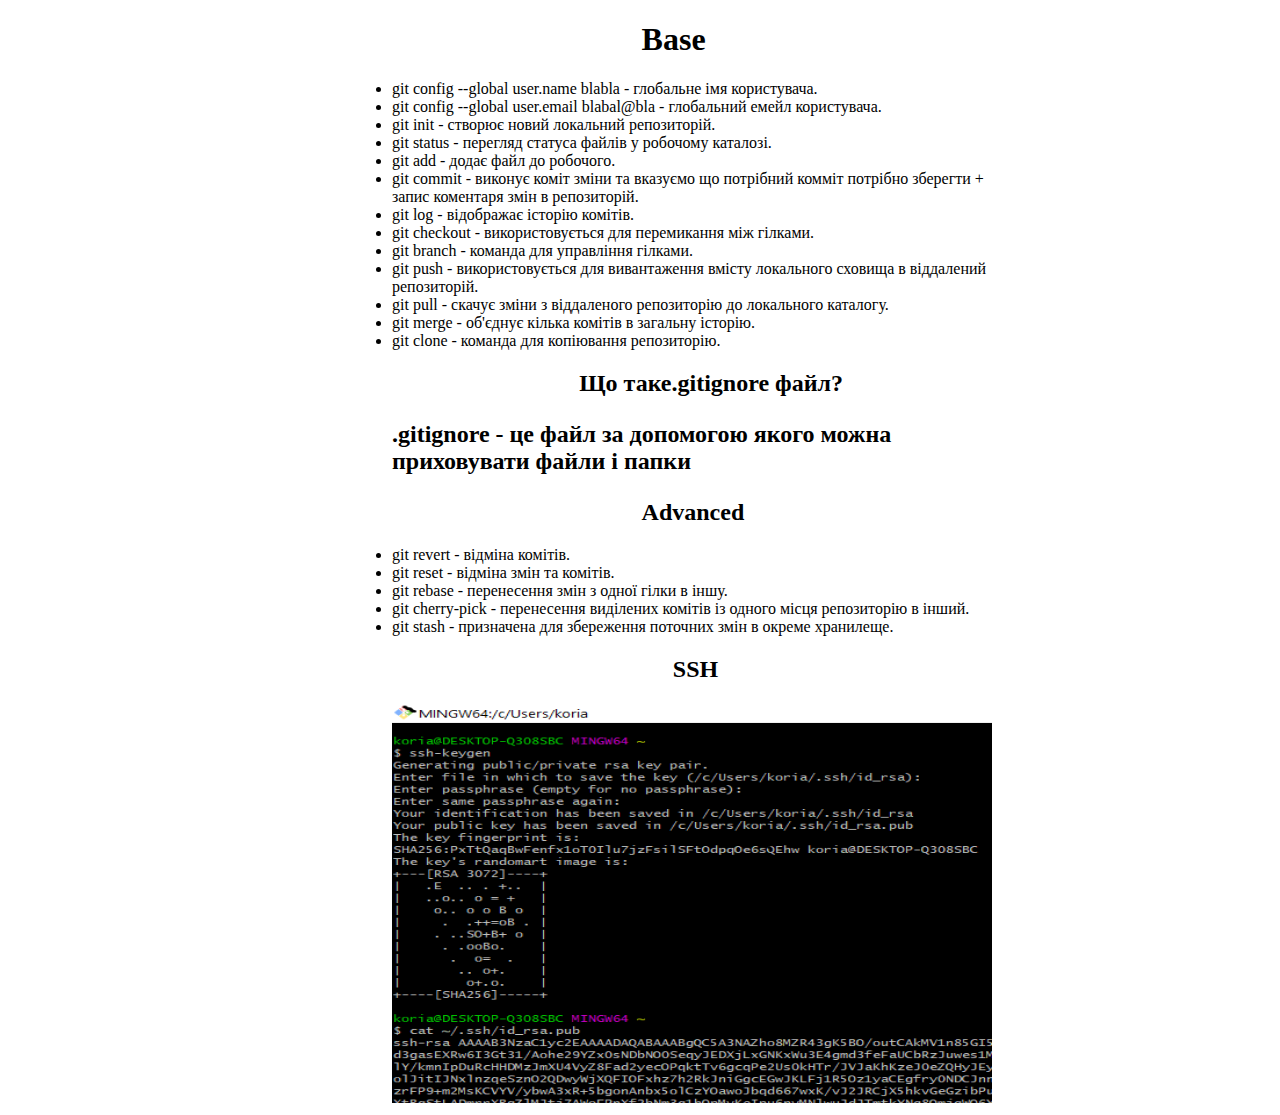
<file: hw-1/index.html>
<!DOCTYPE html>
<html lang="en">
<head>
    <meta charset="UTF-8">
    <meta http-equiv="X-UA-Compatible" content="IE=edge">
    <meta name="viewport" content="width=device-width, initial-scale=1.0">
    <title>hm-1</title>
</head>
<body style="padding: 0% 20% 0% 30%;">

    <H1 style="padding: 0% 0% 0% 40%;">Base</H1>
    <li>git config --global user.name blabla - глобальне імя користувача.</li>
    <li>git config --global user.email blabal@bla - глобальний емейл користувача.</li>
    <li>git init - створює новий локальний репозиторій.</li>
    <li>git status - перегляд статуса файлів у робочому каталозі.</li>
    <li>git add - додає файл до робочого.</li>
    <li>git commit - виконує коміт зміни та вказуємо що потрібний комміт потрібно зберегти +  запис коментаря змін в репозиторій.</li>
    <li>git log - відображає історію комітів.</li>
    <li>git checkout -  використовується для перемикання між гілками.</li>
    <li>git branch  - команда для управління гілками.</li>
    <li>git push - використовується для вивантаження вмісту локального сховища в віддалений репозиторій.</li>
    <li>git pull - скачує  зміни з віддаленого репозиторію до локального каталогу.</li>
    <li>git merge - об'єднує кілька комітів в загальну історію.</li>
    <li>git clone  - команда для копіювання репозиторію.</li>
    
    <h2 style="padding: 0% 0% 0% 30%;"> Що таке.gitignore файл?<h2>
     <p>
        .gitignore - це файл за допомогою якого  можна приховувати файли і папки
     </p>

     <h2 style="padding: 0% 0% 0% 40%;">Advanced</h2>
     <li>git revert - відміна комітів.</li>
     <li>git reset - відміна змін та комітів.</li>
     <li>git rebase - перенесення змін з одної гілки в іншу.</li>
     <li>git cherry-pick - перенесення виділених комітів із одного місця репозиторію в інший.</li>
     <li>git stash - призначена для збереження поточних змін в окреме хранилеще.</li>
     <h2 style="padding: 0% 0% 0% 45%;">SSH</h2>
     <img src="ssh.png" alt="Підключення через ssh" width="600"
     height="400">

</body>
</html>
</file>
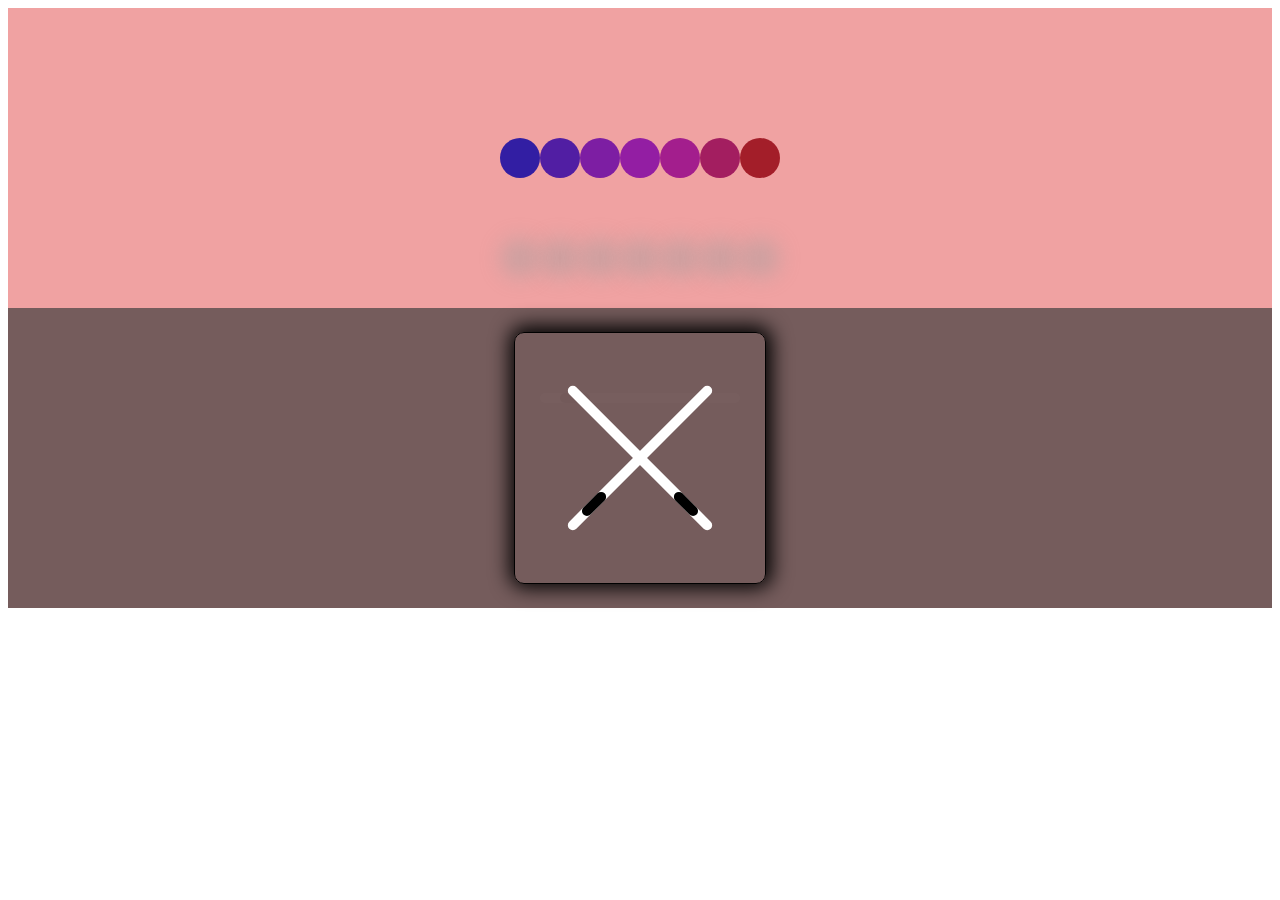
<file: hw-10-animation/index.html>
<!DOCTYPE html>
<html lang="en">
<head>
    <meta charset="UTF-8">
    <meta http-equiv="X-UA-Compatible" content="IE=edge">
    <meta name="viewport" content="width=device-width, initial-scale=1.0">
    <link rel="stylesheet" href="css/style.css">
    <title>Document</title>
</head>
<body>
    <div class="balls">
        <div class="all-ball">
            <div class="first-ball ball"></div>
            <div class="ball"></div>
            <div class="ball"></div>
            <div class="ball"></div>
            <div class="ball"></div>       
            <div class="ball"></div>       
            <div class="last-ball ball"></div>
        </div>
    </div>
    
    <div class="jedi-content">
        <div class="jedi">

            <div class="white-sword sword">

                <div class="red-handle"></div>

            </div>

            <div class="green-sword sword">

                <div class="green-handle"></div>

            </div>

            <div class="red-sword sword">

                <div class="red-handle"></div>

            </div>
            
        </div>

    </div>
    
</body>
</html>
</file>
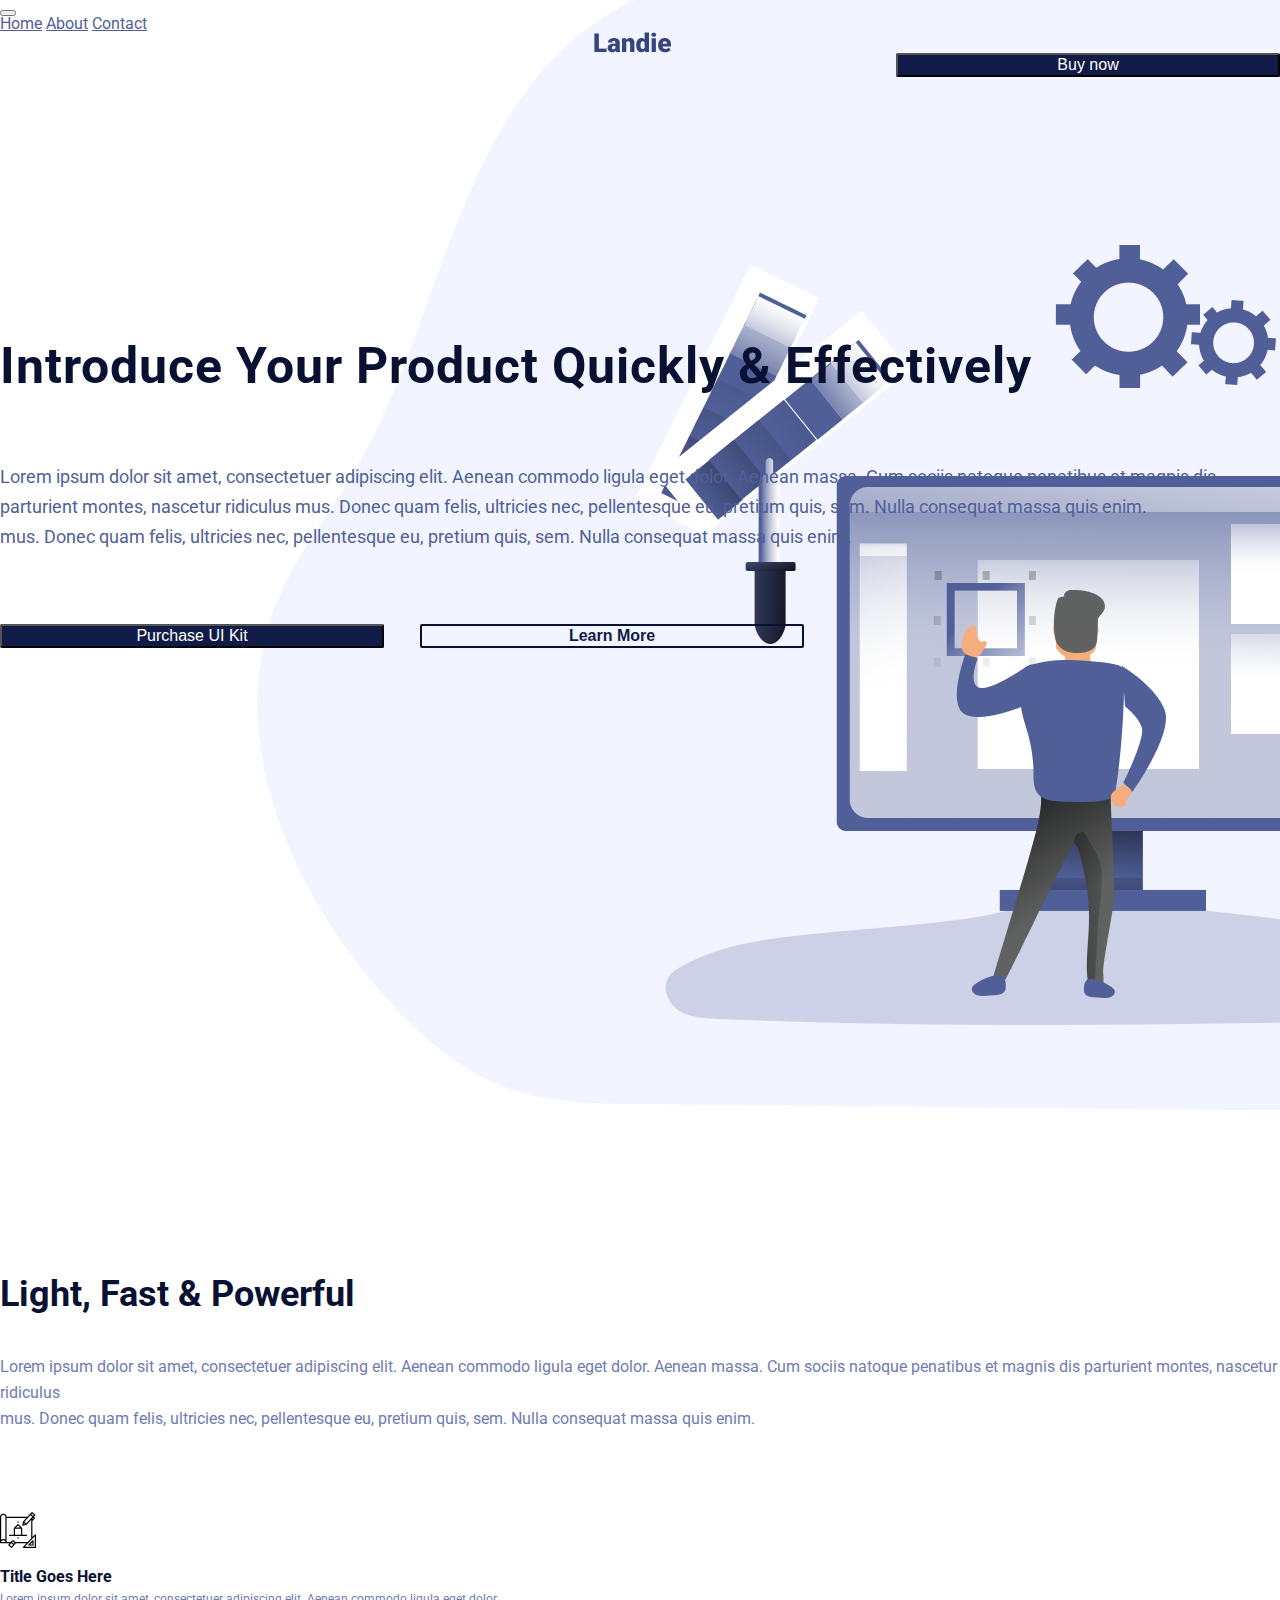
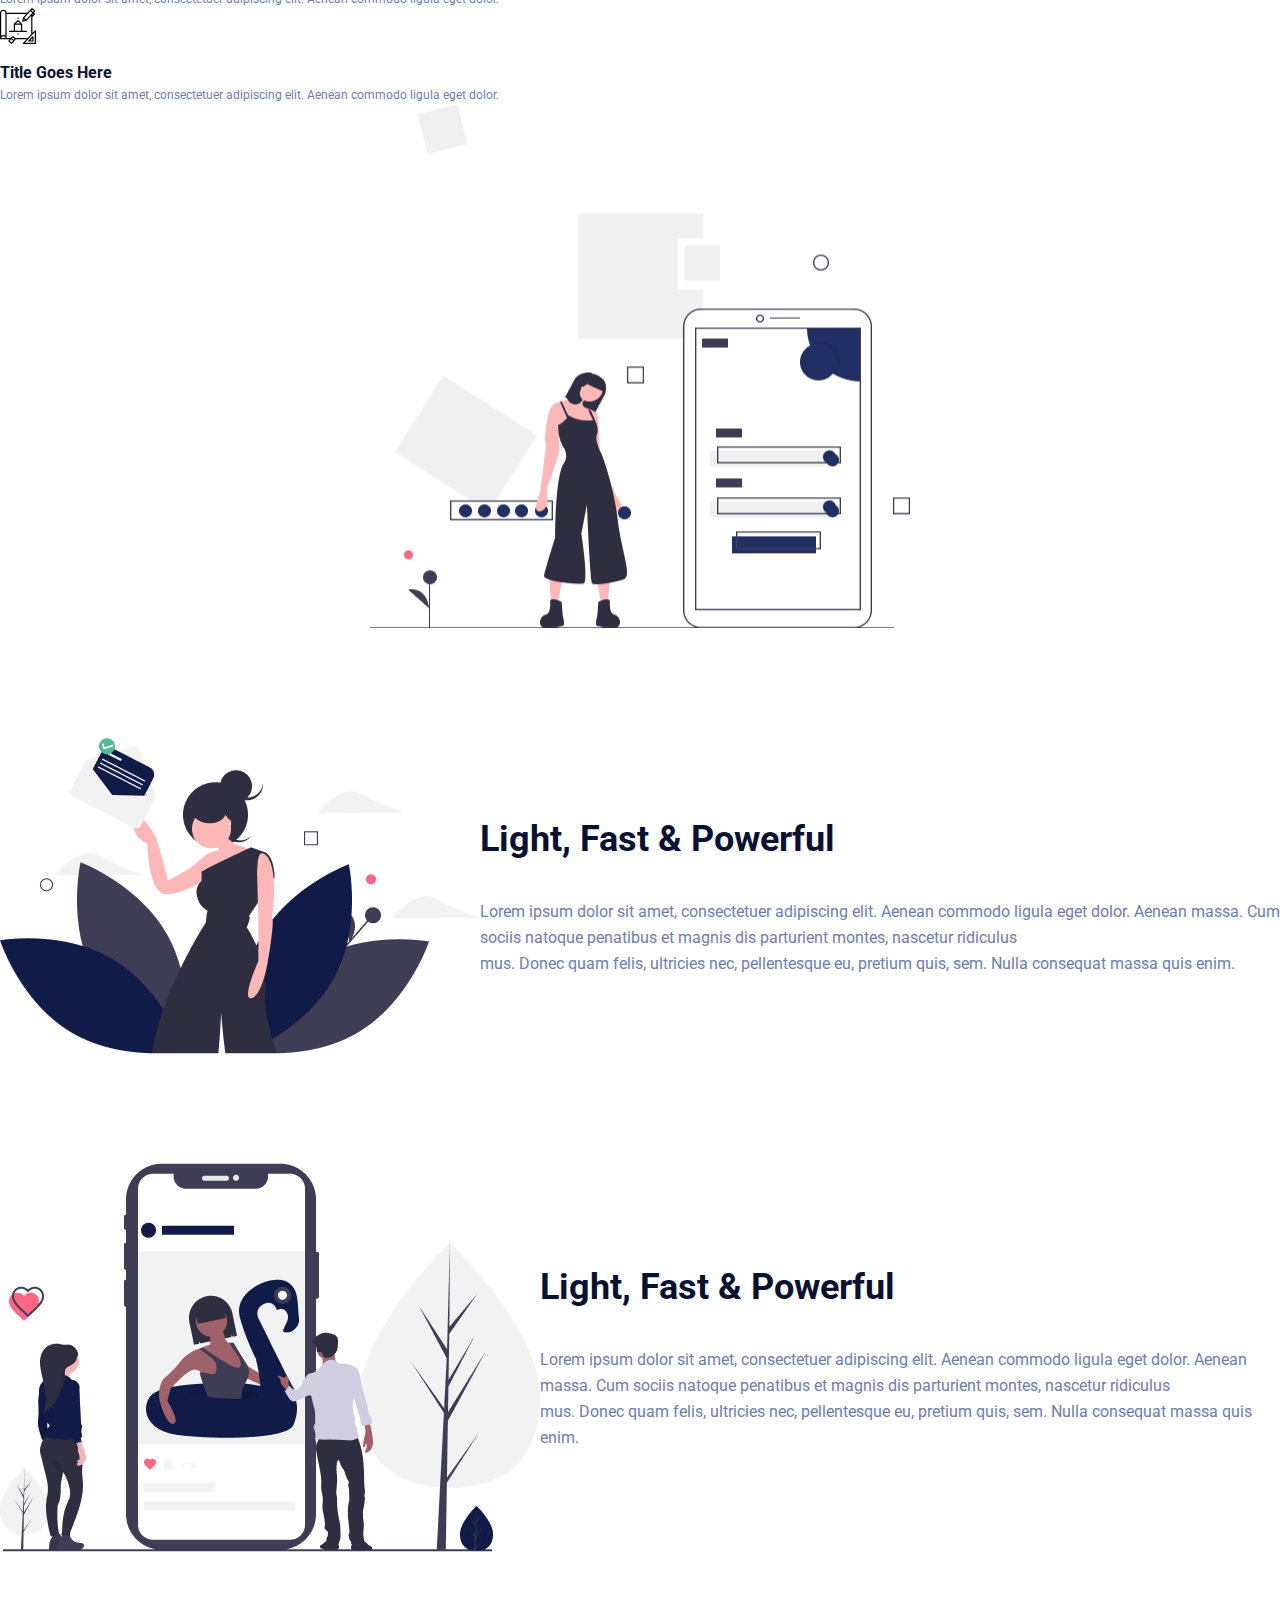
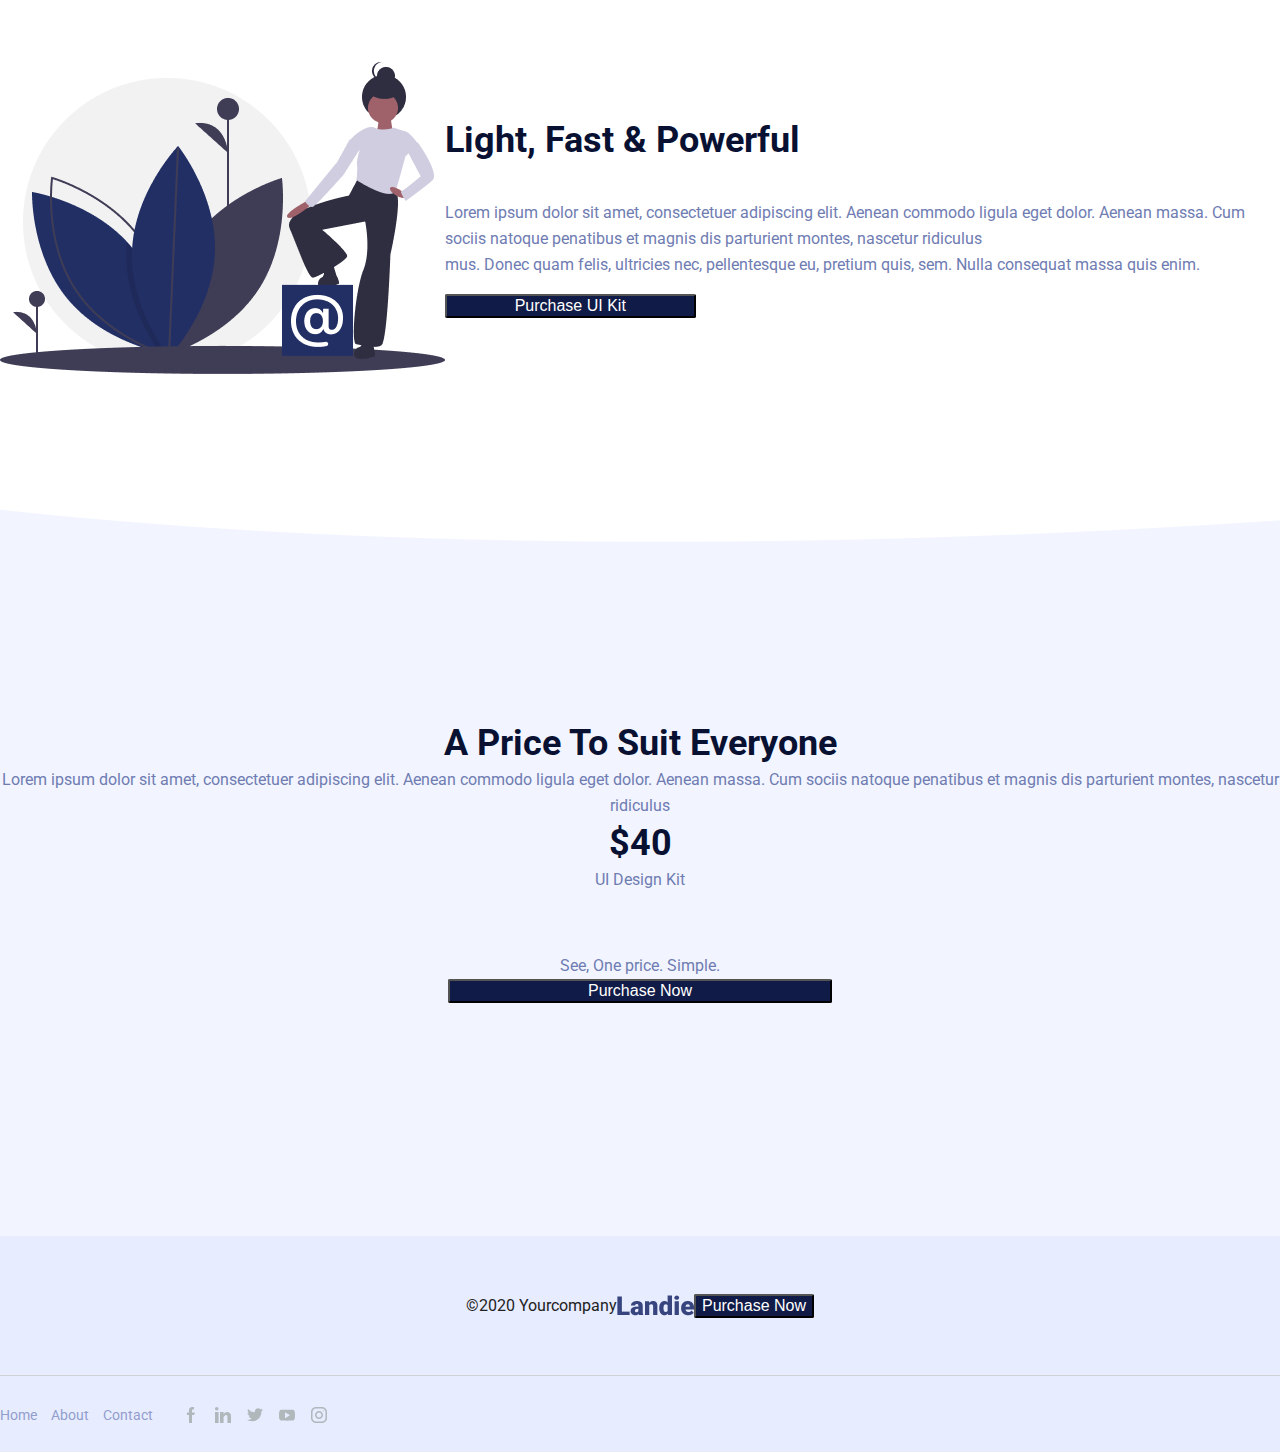
<file: hw-11-preprocessor/index.html>
<!DOCTYPE html>
<html lang="en">
<head>
    <meta charset="UTF-8">
    <meta http-equiv="X-UA-Compatible" content="IE=edge">
    <meta name="viewport" content="width=device-width, initial-scale=1.0">
    <link rel="stylesheet" href="css/resset.css">
    <link href="https://cdn.jsdelivr.net/npm/bootstrap@5.0.0-beta3/dist/css/bootstrap.min.css" rel="stylesheet" integrity="sha384-eOJMYsd53ii+scO/bJGFsiCZc+5NDVN2yr8+0RDqr0Ql0h+rP48ckxlpbzKgwra6" crossorigin="anonymous">
    <link rel="preconnect" href="https://fonts.gstatic.com">
    <link href="https://fonts.googleapis.com/css2?family=Roboto:wght@400;700&display=swap" rel="stylesheet">
    <link rel="stylesheet" href="css/style.css">
    <title>Preprocerssor</title>
</head>
<body>
    <!-- header start -->
    <header class="header-block container-fluid">
        <div class="container">
            <div class="header-link container row">
                <div class="col-5">
                    <nav class="header-nav navbar navbar-expand-lg navbar-light ">
                        <div>
                            <button class="navbar-toggler" type="button" data-bs-toggle="collapse"
                                data-bs-target="#navbarNavAltMarkup" aria-controls="navbarNavAltMarkup" aria-expanded="false"
                                aria-label="Toggle navigation">
                                <span class="navbar-toggler-icon"></span>
                            </button>

                            <div class="header-link-m collapse navbar-collapse" id="navbarNavAltMarkup">
                                <div class="navbar-nav">
                                    <a class="nav-link" href="#">Home</a>
                                    <a class="nav-link" href="#">About</a>
                                    <a class="nav-link" href="#">Contact</a>
                                </div>
                            </div>
                        </div>
                    </nav>
        
                </div>
                <div class="logo-link col-2">
                    <a href="#">
                        <img src="img/logo.png" alt="logo">
                    </a>
                </div>
                <div class="btn-buy-block col-5">
                    <button type="button" class="btn btn-buy">Buy now</button>
                </div>
            </div>

        </div>
        
        <div class="introduce-block container">
            <div class="introduce-container row">
                <div class="introduce-info col-6">
                    <h1 class="introduce-title">
                        Introduce Your Product Quickly & Effectively
                    </h1>

                    <p class="introduce-text">
                        Lorem ipsum dolor sit amet, consectetuer adipiscing elit. Aenean commodo ligula eget dolor. Aenean massa. Cum sociis natoque penatibus et magnis dis parturient montes, nascetur ridiculus 
                        mus. Donec quam felis, ultricies nec, pellentesque eu, pretium quis, sem. Nulla consequat massa quis enim.
                    </p>
                    <p class="introduce-text">
                        mus. Donec quam felis, ultricies nec, pellentesque eu, pretium quis, sem. Nulla consequat massa quis enim.
                    </p>

                    <div class="introduce-btn">
                        <button type="button" class="btn btn-buy ">Purchase UI Kit</button>
                        <button type="button" class="btn btn-learn-more">Learn More</button>
                    </div>
                </div>
            </div>            
        </div>            
    </header>

    <!-- header end -->
    <!-- maine start -->
    <main class="maine-block container-fluid">
        <div class="light-content container">
            <div class="light-row row">
                <div class="light-col-content col-6">
                    <h2 class="light-title">Light, Fast & Powerful</h2>
                    <p class="light-text">
                        Lorem ipsum dolor sit amet, consectetuer adipiscing elit. Aenean commodo ligula eget dolor. Aenean massa. Cum sociis natoque penatibus et magnis dis parturient montes, nascetur ridiculus

                    </p>
                    <p class="light-text">
                        mus. Donec quam felis, ultricies nec, pellentesque eu, pretium quis, sem. Nulla consequat massa quis enim.
                    </p>
                    <div class="img-title row">
                        <div class="col-6">
                            <img class="img-women" src="img/svg/Combined Shape.svg" alt="pen">
                            <h3>Title Goes Here</h3>
                            <p>
                                Lorem ipsum dolor sit amet, consectetuer adipiscing elit. Aenean commodo ligula eget dolor.  </p>
                        </div>
                        <div class="col-6">
                            <img class="img-women" src="img/svg/Combined Shape.svg" alt="pen">
                            <h3>Title Goes Here</h3>
                            <p>
                                Lorem ipsum dolor sit amet, consectetuer adipiscing elit. Aenean commodo ligula eget dolor.
                            </p>
                        </div>                        
                    </div>
                </div>

                <div class="img-powerful col-6">
                </div>
                
            </div>
        </div>

        <div class="powerful-content container">
            <div class="powerful-block row">
                <div class="img-content col-6">
                    <img class="img-foto" src="img/wooman-flower.png" alt="wooman-flower">
                </div>
                <div class="powerful-item col-6">
                    <h2 class="title powerful-tittle">Light, Fast & Powerful</h2>
                    <p class="text powerful-text">
                        Lorem ipsum dolor sit amet, consectetuer adipiscing elit. Aenean commodo ligula eget dolor. Aenean massa. Cum sociis natoque penatibus et magnis dis parturient montes, nascetur ridiculus

                    </p>
                    <p class="text powerful-text">
                        mus. Donec quam felis, ultricies nec, pellentesque eu, pretium quis, sem. Nulla consequat massa quis enim.
                    </p>
                    
                </div>
            </div>

        </div>

        <div class="powerful-content container">
            <div class="powerful-block row">
                <div class="img-content col-6">
                    <img class="img-foto" src="img/undraw_social_influencer_sgsv.png" alt="undraw-social">
                </div>
                <div class="powerful-item col-6">
                    <h2 class="title powerful-tittle">Light, Fast & Powerful</h2>
                    <p class="text powerful-text">
                        Lorem ipsum dolor sit amet, consectetuer adipiscing elit. Aenean commodo ligula eget dolor. Aenean massa. Cum sociis natoque penatibus et magnis dis parturient montes, nascetur ridiculus

                    </p>
                    <p class="text powerful-text">
                        mus. Donec quam felis, ultricies nec, pellentesque eu, pretium quis, sem. Nulla consequat massa quis enim.
                    </p>
                    
                </div>
            </div>

        </div>
        <div class="powerful-content container">
            <div class="powerful-block row">
                <div class="img-content col-6">
                    <img class="img-foto" src="img/undraw_mention_6k5d.png" alt="undraw-mention">
                </div>
                <div class="powerful-item col-6">
                    <h2 class="title powerful-tittle">Light, Fast & Powerful</h2>
                    <p class="text powerful-text">
                        Lorem ipsum dolor sit amet, consectetuer adipiscing elit. Aenean commodo ligula eget dolor. Aenean massa. Cum sociis natoque penatibus et magnis dis parturient montes, nascetur ridiculus

                    </p>
                    <p class="text powerful-text">
                        mus. Donec quam felis, ultricies nec, pellentesque eu, pretium quis, sem. Nulla consequat massa quis enim.
                    </p>
                    <button type="button" class="btn btn-buy btn-buy-kit ">Purchase UI Kit</button>
                    
                </div>
            </div>

        </div>

        <div class="price-content container-fluid">
            <div class="price-block col-6">
                <h3 class="title">A Price To Suit Everyone</h3>
                <p class="text">
                    Lorem ipsum dolor sit amet, consectetuer adipiscing elit. Aenean commodo ligula eget dolor. Aenean massa. Cum sociis natoque penatibus et magnis dis parturient montes, nascetur ridiculus
                </p>
                <h2 class="title">$40</h2>
                <p class="text text-design">UI Design Kit</p>
                <p class="text">See, One price. Simple.</p>
                <button type="button" class="btn btn-buy ">Purchase Now</button>
            </div>

        </div>


    </main>


    <footer class="footer-block container-fluid">
        <div class="container-fluid footer-bg">
            <div class="footer-content container">
                <div class="logo-content row">
                    <div class="company col-5">
                        <p >©2020 Yourcompany</p>
                    </div>
                    <div class="logo col-2">
                        <a href="#">
                            <img src="img/logo.png" alt="logo">
                        </a>
                        
                    </div>
                    <div class="btn-logo col-5">
                        <button type="button" class="btn btn-buy btn-purchase">Purchase Now</button>
                    </div>
                </div>
                <div class="link-footer container">
                    <div class=" link-footer-box row">
                        <div class="footer-link-m col-6">
                            <a  href="#">Home</a>
                            <a  href="#">About</a>
                            <a  href="#">Contact</a>
                        </div>
    
                        <div class="footer-social col-6">
                            <a class="nav-link" href="#">
                                <img src="img/svg/facebook.svg" alt="facebook">
                            </a>
                            <a class="nav-link" href="#">
                                <img src="img/svg/in.svg" alt="in">
                            </a>
                            <a class="nav-link" href="#">
                                <img src="img/svg/twiter.svg" alt="twiter">
                            </a>
                            <a class="nav-link" href="#">
                                <img src="img/svg/you-tube.svg" alt="you-tube">
                            </a>
                            <a class="nav-link" href="#">
                                <img src="img/svg/Instagram.svg" alt="Instagram">
                            </a>
                        </div>
                    </div>           
                </div>
            </div>
        </div>
        
        

    </footer>














    <script src="https://cdn.jsdelivr.net/npm/bootstrap@5.0.0-beta3/dist/js/bootstrap.bundle.min.js" integrity="sha384-JEW9xMcG8R+pH31jmWH6WWP0WintQrMb4s7ZOdauHnUtxwoG2vI5DkLtS3qm9Ekf" crossorigin="anonymous"></script>
</body>
</html>
</file>
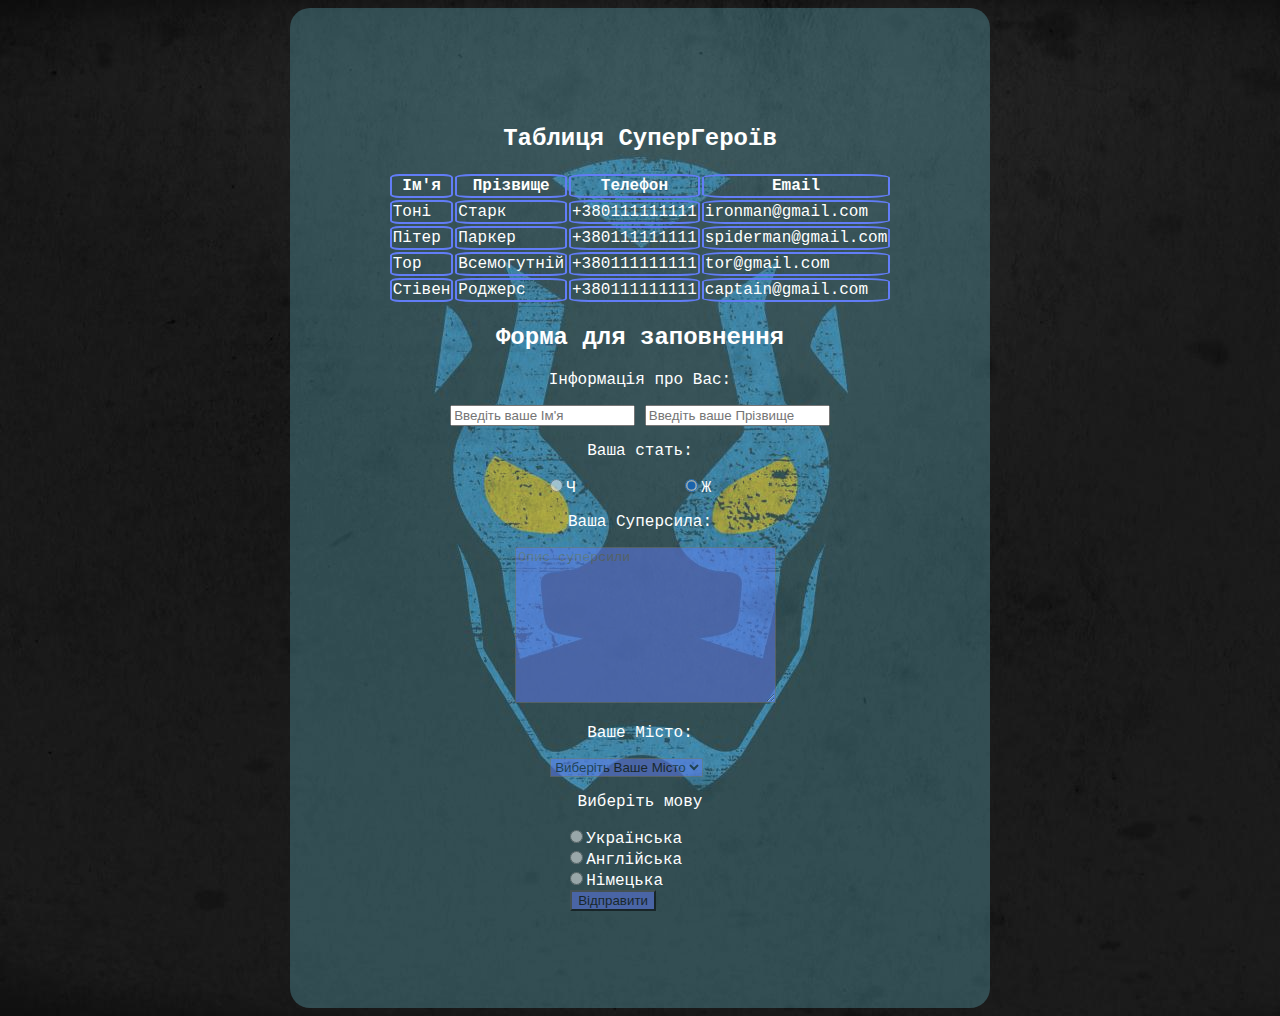
<file: hw-2/index.html>
<!DOCTYPE html>
<html lang="en">
<head>
    <meta charset="UTF-8">
    <meta http-equiv="X-UA-Compatible" content="IE=edge">
    <meta name="viewport" content="width=device-width, initial-scale=1.0">
    <link rel="stylesheet" href="style.css">
    <title>Document</title>
</head>
<body>
    <div class="all-content">
        <div class="table-one">
            <h2>Таблиця СуперГероїв</h2>
            <table >
                <tr>
                    <th>Ім'я</th>
                    <th>Прізвище</th>
                    <th>Телефон</th>
                    <th>Email</th>
                </tr>
                <tr>
                    <td>Тоні</td>
                    <td>Старк</td>
                    <td>+380111111111</td>
                    <td>ironman@gmail.com</td>
                </tr>
                <tr>
                    <td>Пітер</td>
                    <td>Паркер</td>
                    <td>+380111111111</td>
                    <td>spiderman@gmail.com</td>
                </tr>
                <tr>
                    <td>Тор</td>
                    <td>Всемогутній</td>
                    <td>+380111111111</td>
                    <td>tor@gmail.com</td>
                </tr>
                <tr>
                    <td>Стівен</td>
                    <td>Роджерс</td>
                    <td>+380111111111</td>
                    <td>captain@gmail.com</td>
                </tr>
              
            </table>

        </div>
        <div class="forma">
            <h2>Форма для заповнення</h2>
            <form action="#">

                <p>Інформація про Вас:</p>
                <input class="form-input" type="text" name="name" placeholder="Введіть ваше Ім'я">
                <input class="form-input" type="text" name="name" placeholder="Введіть ваше Прізвище">

                <p>Ваша стать:</p>
                <input type="radio" name="sex" class="sex"><span>Ч</span>
                <input type="radio" name="sex" class="sex" checked><span>Ж</span>

                <p>Ваша Суперсила:</p>
                <textarea name="coment" id="#" cols="30" rows="10" class="comment" placeholder="Опис суперсили"></textarea>

                <p>Ваше Місто:</p>
                <select name="city" id="#" class="your-city">
                    <option selected value="0" disabled>Виберіть Ваше Місто</option>
                    <option value="1">Нью-Йорк</option>
                    <option value="2">Філадельфія</option>
                    <option value="3">Сан-Франциско</option>
                    <option value="4">Вашингтон</option>
                </select>

                <p>Виберіть мову</p>
                <input type="radio" name="ua" class="lang"><span>Українська</span><br>
                <input type="radio" name="en" class="lang"><span>Англійська</span><br>
                <input type="radio" name="gr" class="lang"><span>Німецька</span><br>
                <button submit class="lang">Відправити</button>
                
            </form>
        </div>


    </div>
    
</body>
</html>
</file>
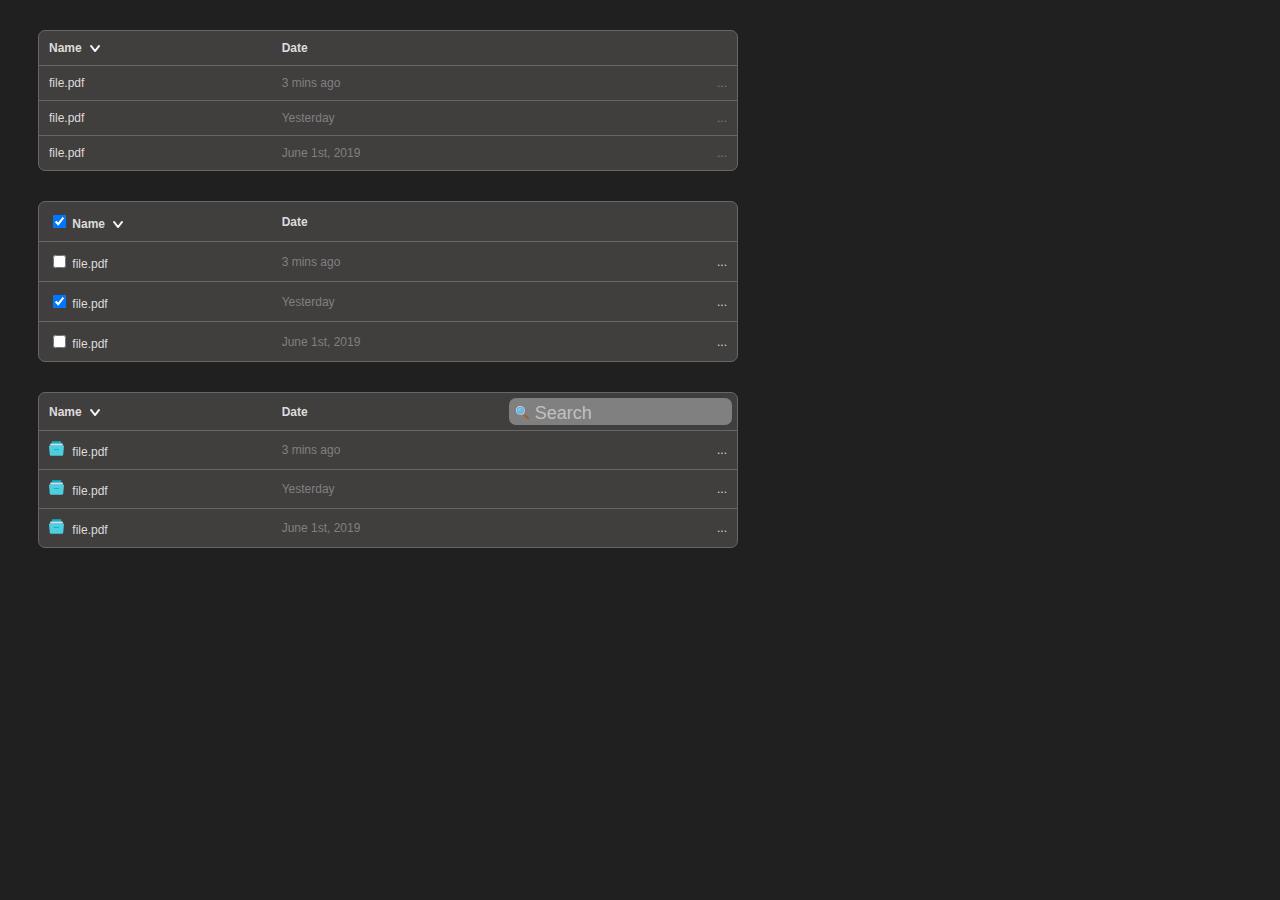
<file: hw-3/index.html>
<!DOCTYPE html>
<html lang="en">
<head>
    <meta charset="UTF-8">
    <meta http-equiv="X-UA-Compatible" content="IE=edge">
    <meta name="viewport" content="width=device-width, initial-scale=1.0">
    <link rel="stylesheet" href="style.css">
    <title>Document</title>
</head>
<body>
    <!-- first table start -->
    <div>
        <table>
            <tr>
                <th class="content-table">Name 
                    <img src="dlf.pt-white-down-arrow-png-5581557.png" alt="arrow down" class="arrow-icon">
                </th>
                <th class="content-table">Date</th>               
            </tr>
            <tr>
                <td class="content-table">file.pdf</td>
                <td>3 mins ago</td>
                <td class="content-dots">...</td>
            <tr>
                <td class="content-table">file.pdf</td>
                <td>Yesterday</td>
                <td class="content-dots">...</td>  
            </tr>
            <tr>
                <td class="content-table">file.pdf</td>
                <td>June 1st, 2019</td>
                <td class="content-dots">...</td>  
            </tr>
        </table>
    </div>
    <!-- first table end -->
    <!-- the second table start -->
    <div>
        <table>
            <tr>
                <th class="content-table">
                    <input type="checkbox" class="inp-check" checked>
                    Name
                    <img src="dlf.pt-white-down-arrow-png-5581557.png" alt="arrow down" class="arrow-icon">
                </th>
                <th class="content-table">Date</th>               
            </tr>
            <tr>
                <td class="content-table">
                    <input type="checkbox" class="inp-check">
                    file.pdf
                </td>
                <td>3 mins ago</td>
                <td class="content-dots-second">...</td>
            <tr>
                <td class="content-table">
                    <input type="checkbox" class="inp-check" checked>
                    file.pdf
                </td>
                <td>Yesterday</td>
                <td class="content-dots-second">...</td>  
            </tr>
            <tr>
                <td class="content-table">
                    <input type="checkbox" class="inp-check">
                    file.pdf
                </td>
                <td>June 1st, 2019</td>
                <td class="content-dots-second">...</td>  
            </tr>
        </table>
    </div>

    <!-- the second table start -->
    <!-- third table start -->
    <div>
        <table>
            <tr>
                <th class="content-table">Name 
                    <img src="dlf.pt-white-down-arrow-png-5581557.png" alt="arrow down" class="arrow-icon">
                </th>
                <th class="content-table">Date</th>
                <th class="search-table">
                      <form action="#" class="search-box">
                         <img src="search.svg" alt="search-icon"    class="search-icon">
                         <input type="text" placeholder="Search"  class="input-search"> 
                      </form>
                </th>               
            </tr>
            <tr>
                <td class="content-table">
                    <img src="archive.svg" alt="icon-folder" class="icon-folder">
                    file.pdf
                </td>
                <td>3 mins ago</td>
                <td class="content-dots-second">...</td>
            <tr>
                <td class="content-table">
                    <img src="archive.svg" alt="icon-folder" class="icon-folder">
                    file.pdf
                </td>
                <td>Yesterday</td>
                <td class="content-dots-second">...</td>  
            </tr>
            <tr>
                <td class="content-table">
                    <img src="archive.svg" alt="icon-folder" class="icon-folder">
                    file.pdf
                </td>
                <td>June 1st, 2019</td>
                <td class="content-dots-second">...</td>  
            </tr>
        </table>
    </div>

    <!-- third table end -->

</body>
</html>
</file>
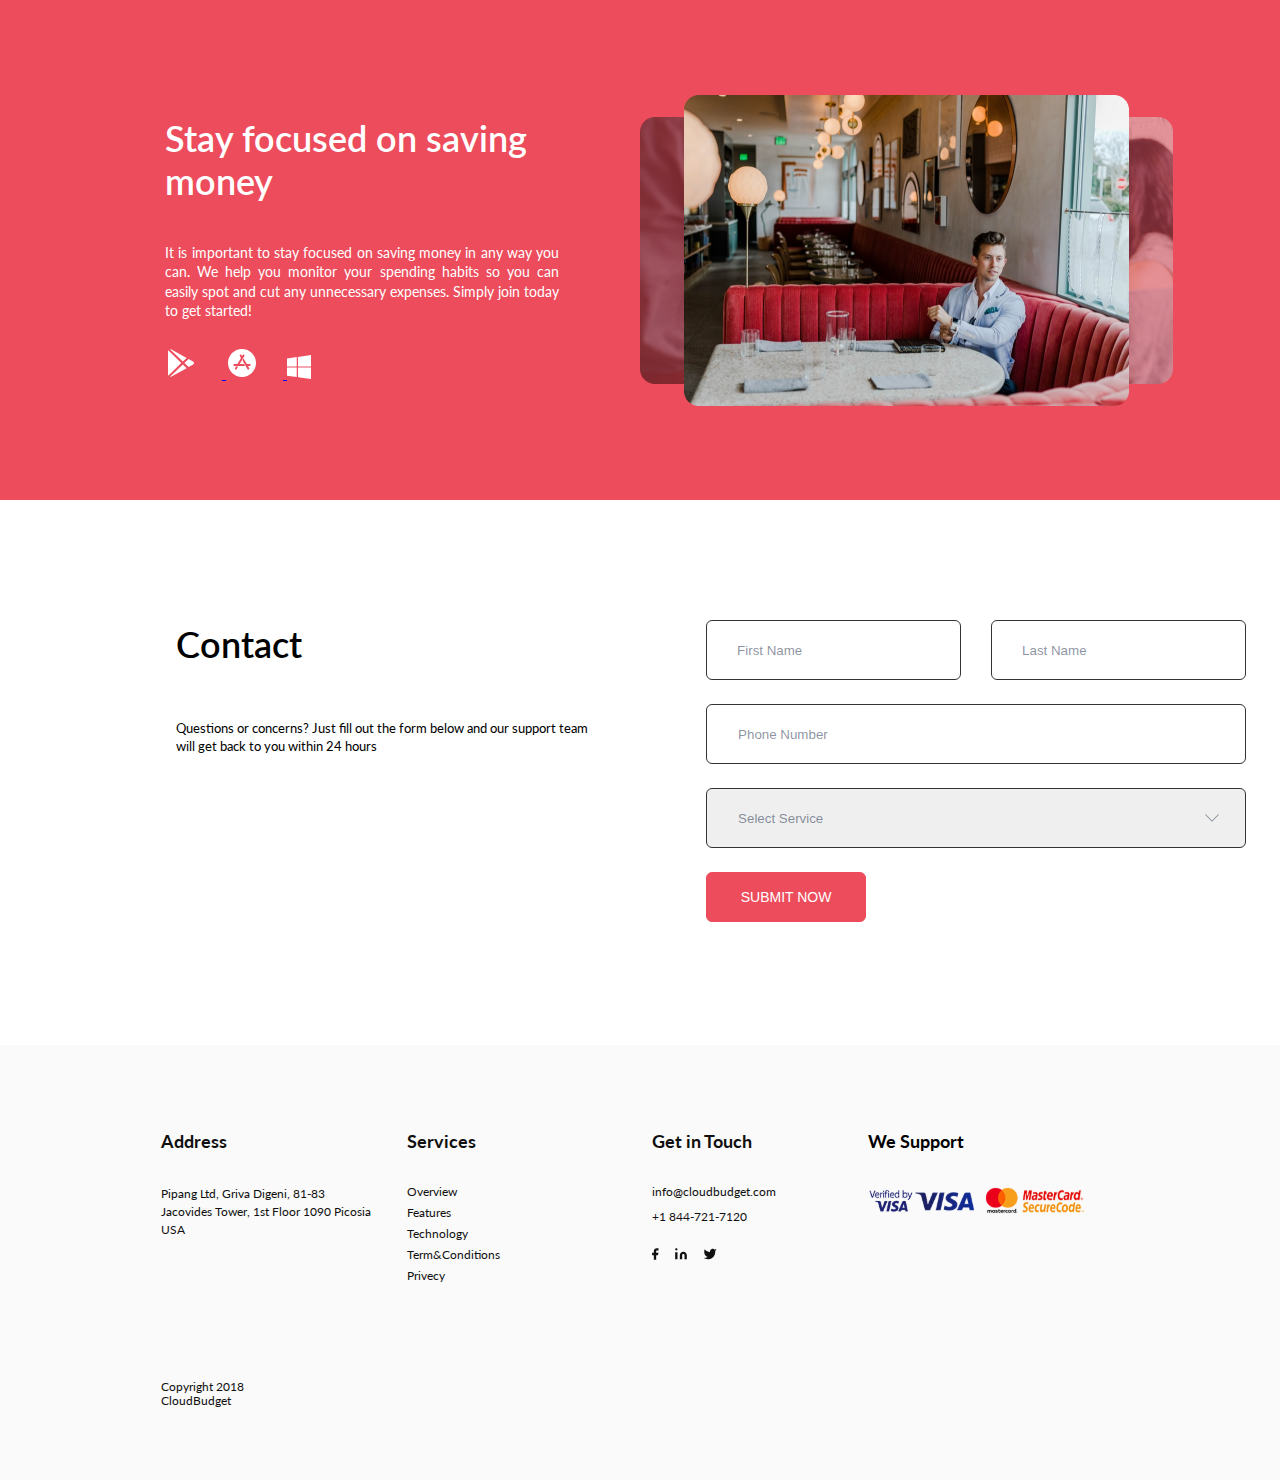
<file: hw-4/index.html>
<!DOCTYPE html>
<html lang="en">
<head>
    <meta charset="UTF-8">
    <meta http-equiv="X-UA-Compatible" content="IE=edge">
    <meta name="viewport" content="width=device-width, initial-scale=1.0">
    <link rel="preconnect" href="https://fonts.gstatic.com">
    <link href="https://fonts.googleapis.com/css2?family=Lato:wght@400;700;900&display=swap" rel="stylesheet">
    <link rel="stylesheet" href="style.css">
    <title>hw-4</title>
</head>
<body>
    <div class="focused-content">
      <!-- text stay focused -->
        <div class="focused-left">
            <h1 class="stay-focused">
                Stay focused on saving money
            </h1>
            <p class="focused-text">
                It is important to stay focused on saving money in any way you can. We help you monitor your spending habits so you can easily spot and cut any unnecessary expenses. Simply join today to get started!
            </p>
               <!-- logo stay focused -->
            <div class="icon-focused">
                <a href="https://play.google.com/store">
                    <img src="img/ion-logo-google-playstore.svg" alt="google" class="icon-ref-focused">
                </a>
                <a href="https://www.apple.com/app-store/">
                    <img src="img/ion-logo-apple-appstore.svg" alt="apple" class="icon-ref-focused" >
                </a>
                <a href="https://www.microsoft.com/uk-ua/">
                    <img src="img/simple-icons_windows.svg" alt="windows" class="icon-ref-focused">
                </a>
            </div>
        </div>
     <!-- side-img -->
        <div class="side-img">
            <img src="img/Slider.png" alt="man-foto">
        </div>


    </div>
    <div class="contact-box">
        <!-- contact-content start -->
        <div class="contact-content">
            <h2 class="contact-contact">
                Contact
            </h2>
            <p class="contact-text">
                Questions or concerns? Just fill out the form below and our support team will get back to you within 24 hours
            </p>
        </div>
        <!-- form-contact -->
        <div class="form-contact">
            <form action="#">
                <input type="text" placeholder="First Name" 
                class="first-name"><input type="text" placeholder="Last Name" 
                class="last-name">
                <p>
                    <input type="text" placeholder="Phone Number" class="phone-number">
                </p>
                <p>
                    <select name="select" id="select-service">
                        <option value="select-service"  disabled selected >Select Service</option>
                    </select>
                </p>
                <p>
                    <button class="submit">Submit Now</button>
                </p>
            </form>
        </div>

    </div>
    <div class="footer">
        <!-- footer content -->
        <!--  adress  -->
        <div class="address-content">
            <h3 class="address-address">
                Address
            </h3>
            <p class="address-text ">
                Pipang Ltd, Griva Digeni,
                81-83 Jacovides Tower, 1st Floor
                1090 Picosia USA
            </p>
            <p class="copyright-content">
                Copyright 2018 CloudBudget
            </p>
        </div>
        <!-- services -->
        <div class="services-content">
            <h3 class="services-services">
                Services
            </h3>
            <p>
                <a href="#" class="ref">Overview</a><br>
                <a href="#" class="ref">Features</a><br>
                <a href="#" class="ref">Technology</a><br>
                <a href="#" class="ref">Term&Conditions</a><br>
                <a href="#" class="ref">Privecy</a><br>
            </p>

        </div>
        <!-- get in -->
        <div class="get-content">
            <h3 class="get-in">
                Get in Touch
            </h3>
            <p class="mail-content">info@cloudbudget.com</p>
            <p class="number-content">+1 844-721-7120</p>
            <p>
                <a href="#" class="social"><img src="./img/Vector.svg" alt="f"></a>
                <a href="#" class="social"><img src="./img/Group.svg" alt="in"></a>
                <a href="#" class="social"><img src="./img/twiter.svg" alt="twiter"></a> 
            </p>
        </div>

        <div class="support-content">
            <h3 class="we-support">
                We Support
            </h3>
            <p class="img-ref">
                <a href="#">
                    <img src="./img/secure-p-1 1.svg" alt="secure">
                </a>
            </p>


        </div>


    </div>
</body>
</html>
</file>
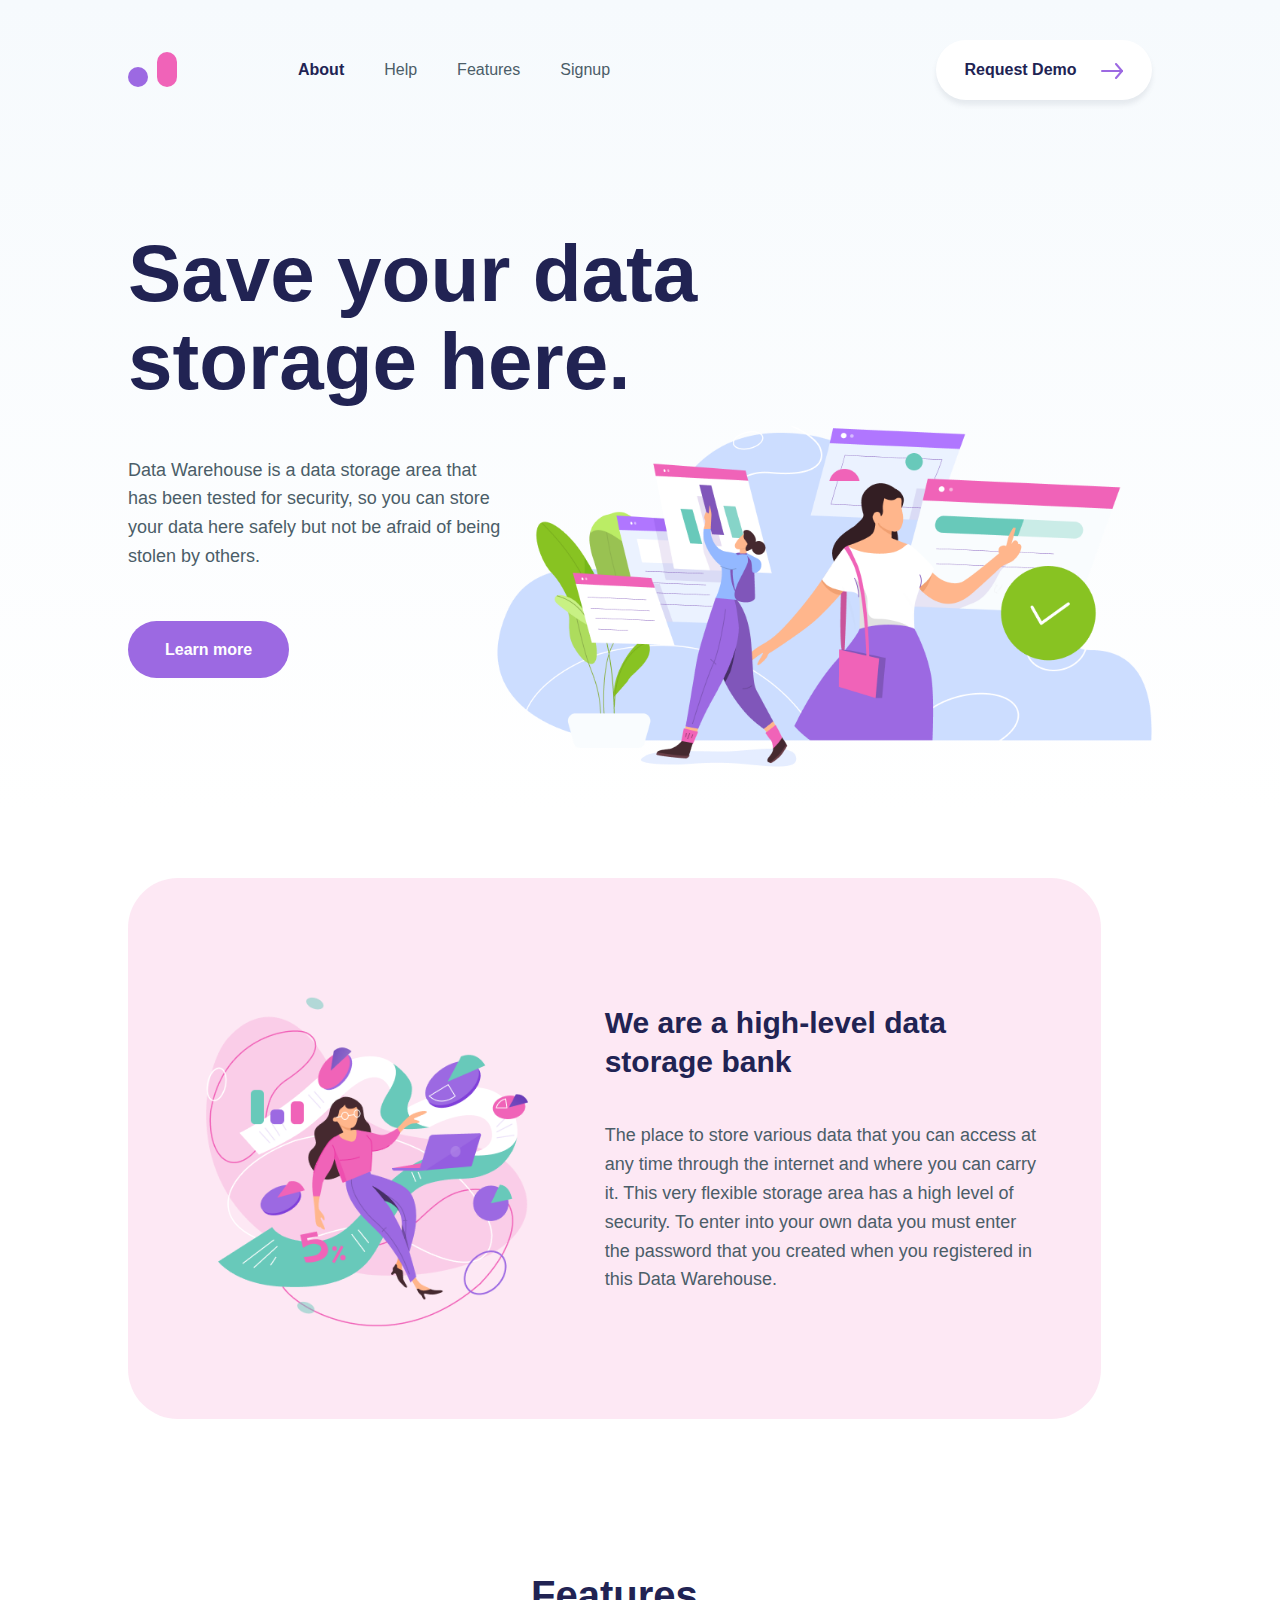
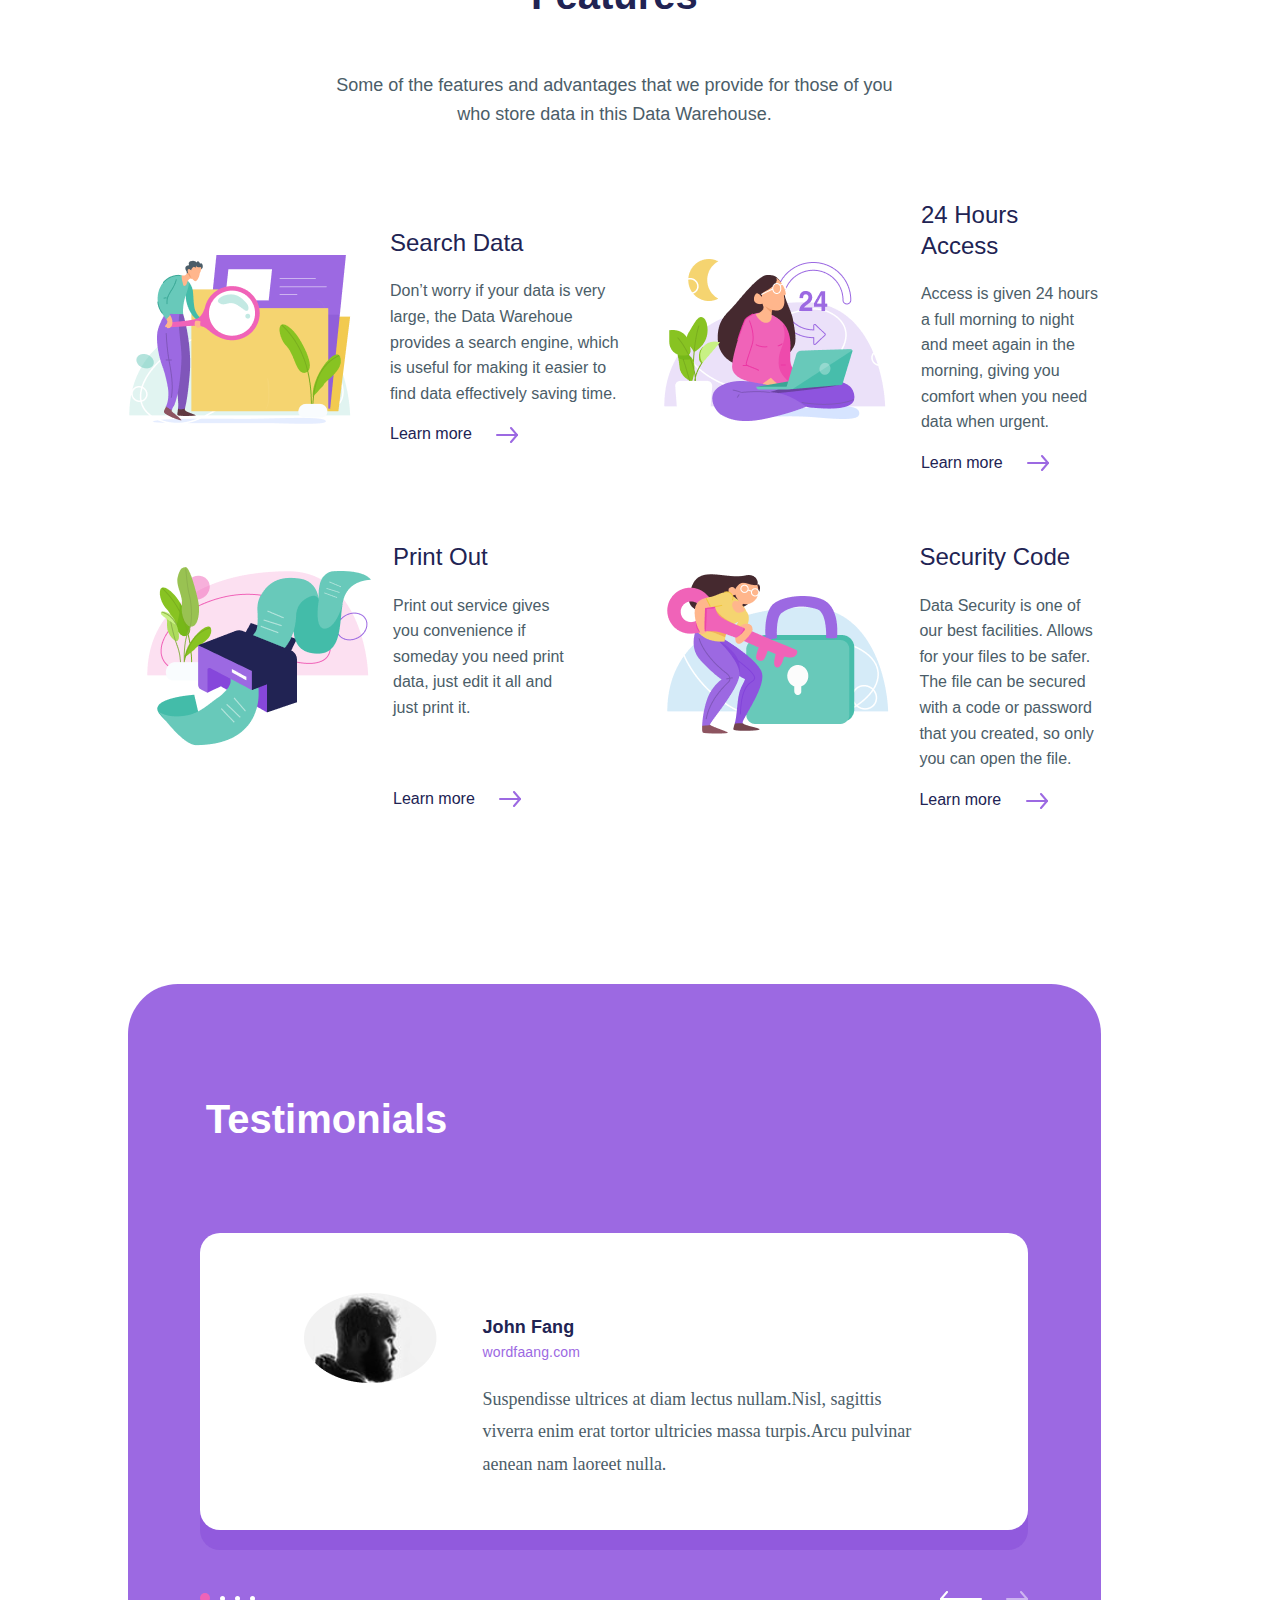
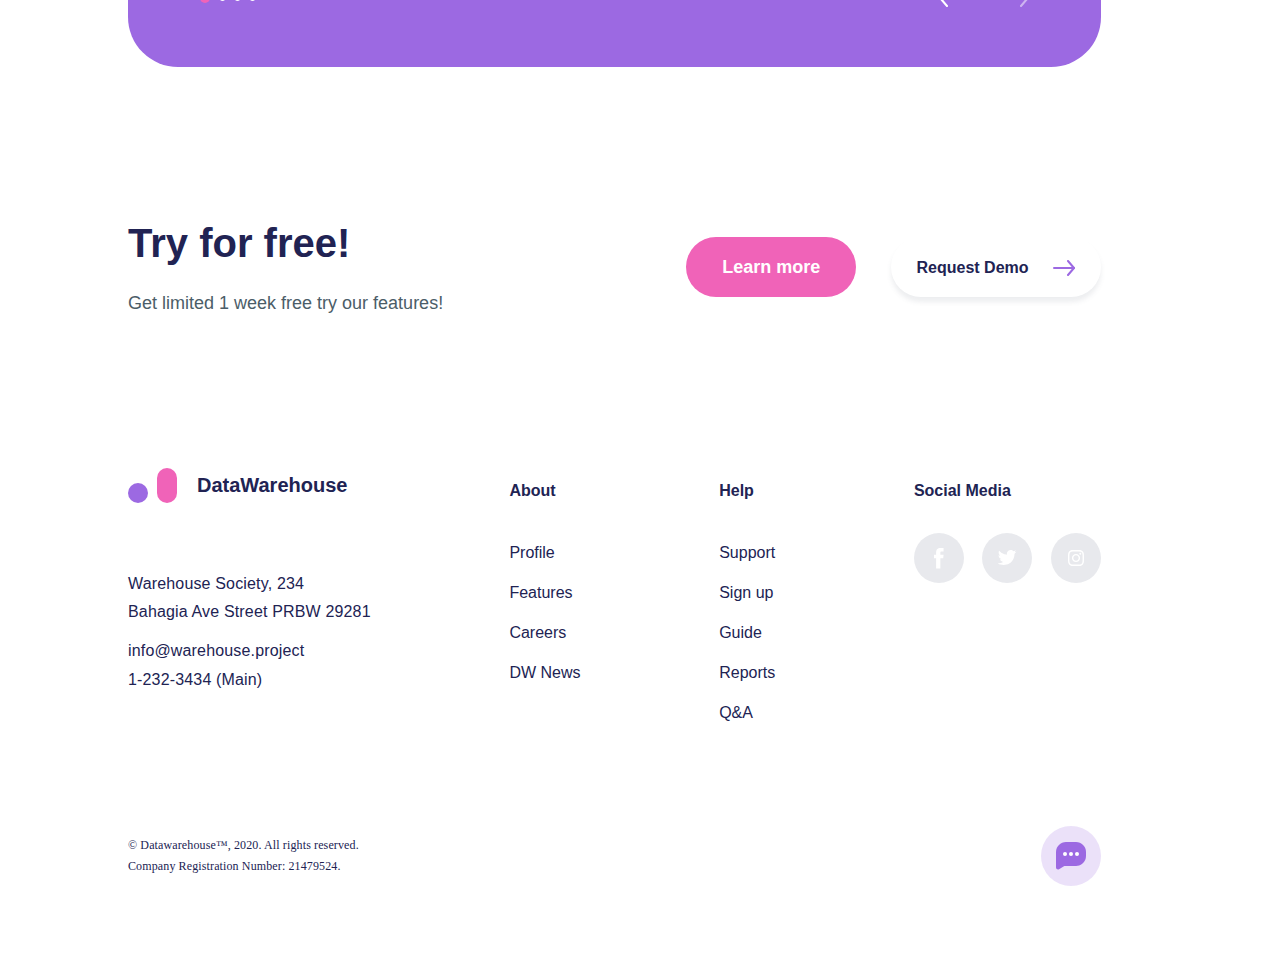
<file: hw-5/index.html>
<!DOCTYPE html>
<html lang="en">
<head>
    <meta charset="UTF-8">
    <meta http-equiv="X-UA-Compatible" content="IE=edge">
    <meta name="viewport" content="width=device-width, initial-scale=1.0">
    <link rel="stylesheet" href="style.css">
    <title>Document</title>
</head>
<body>
    <div class="all-content">

        <div class="content">
            <!-- header start -->
            <header class="header">
                <div class="header-in">
                    <div class="logo-nav">
                        <div class="header-logo">
                            <a class="header-logo-link" href="#"><img src="img/svg/Logo.svg" alt="logo"></a>
                        </div>
                        <nav class="nav-header">
                            <ul class="header-list">
                                <li class="header-item">
                                    <a class="header-link about" href="#">About</a>
                                </li>
                                <li class="header-item">
                                    <a class="header-link" href="#">Help</a>
                                </li>
                                <li class="header-item">
                                    <a class="header-link" href="#">Features</a>
                                </li>
                                <li class="header-item">
                                    <a class="header-link" href="#">Signup</a>
                                </li>
                            </ul>
                        </nav>
                    </div>
    
                    <div class="reques-demo">
                        <button class="button-request">
                            <span class="button-name">Request Demo</span>
                            <img class="arrow-img" src="img/svg/arrow-right.svg" alt="arrow-right">
                        </button>
                        </a>
                    </div>
                </div>
            </header>
            <!-- header end -->
            <!-- maine start -->
            <main class="main">
                <!-- save-content start -->
                <div class="save-content">
                    <div class="save-box">
                        <h1 class="save-name">Save your data storage here.</h1>
                        <p class="save-text">Data Warehouse is a data storage area that has been
                            tested for security, so you can store your data here
                            safely but not be afraid of being stolen by others.
                        </p>
                        <div class="buttom-learn-more">
                            <button class="buttom-learn">
                                <span class="btn-learn-text">
                                    Learn more</span>
                            </button>
                        </div>
                    </div>
                </div>
                <!-- save content end -->
                <!-- bank content start -->
                <div class="bank-content">
                    <div class="bank-box">
                        <div class="img-bank">
                            <img class="img-women" src="img/bank.png" alt="">
                        </div>
                        <div class="bank-conteiner">
                            <h2 class="storage-title">
                                We are a high-level data storage bank
                            </h2>
                            <p class="storage-text">The place to store various data that you can access at any time through the
                                internet and where you can carry it. This very flexible storage area has a high level of security.
                                To enter into your own data you must enter the password that you created when you registered in this
                                Data Warehouse.
                            </p>
            
                        </div>
                    </div>
                </div>
                <!-- bank content end -->
                <!-- features text start -->
                <div class="features-content">
                    <h2 class="features">
                        Features
                    </h2>
                    <p class="features-text">
                        Some of the features and advantages that we provide for those of you who store data in this Data Warehouse.
                    </p>
                </div>
                <!-- features text end -->
                <!-- cart case conteiner start -->
                <div class="cart-case">
                    <div class="search-hours">
                        <div class="search-case">
                            <div class="search-img">
                                <img class="img-search" src="img/search.png" alt="search">
                            </div>
                            <div class="searc-content">
                                <h3 class="search-search">
                                    Search Data
                                </h3>
                                <p class="searc-text">
                                    Don’t worry if your data is very large, the Data Warehoue provides a search engine, which is useful for making it easier to find data effectively saving time.

                                </p>
                                <a href="#">
                                    <span class="span-learn">Learn more</span>
                                    <img src="img/svg/arrow-right.svg" alt="arrow-right">
                                </a>
                            </div>                        
                        </div>
                        <div class="hours-case">
                            <div class="img-hours">
                                <img class="hours-img" src="img/hours.png" alt="hours">
                            </div>

                            <div class="hours-content">
                                <h3 class="houres-houres">
                                    24 Hours Access
                                </h3>
                                <p class="hours-text">
                                    Access is given 24 hours a full morning to night and meet again in the morning, giving you comfort when you need data when urgent.
                                </p>
                                <a href="#">
                                    <span class="span-learn">Learn more</span>
                                    <img src="img/svg/arrow-right.svg" alt="arrow-right">
                                </a>
                            </div>
                        </div>
                    </div>

                    <div class="print-security">
                        <div class="print-case">
                            <div class="print-img">
                                <img class="img-print" src="img/print.png" alt="print">
                            </div>
                            <div class="print-content">
                                <h3 class="print-print">
                                    Print Out
                                </h3>
                                <p class="print-text">
                                    Print out service gives you convenience if someday you need print data, just edit it all and just print it.
                                </p>
                                <a href="#">
                                    <span class="span-learn">Learn more</span>
                                    <img src="img/svg/arrow-right.svg" alt="arrow-right">
                                </a>
                            </div>                        
                        </div>
                        <div class="security-case">
                            <div class=" scurity-img">
                                <img class="img-scurity" src="img/security.png" alt="security">
                            </div>
                            
                            <div class="security-content">
                                <h3 class="security-security">
                                    Security Code
                                </h3>
                                <p class="security-text">
                                    Data Security is one of our best facilities. Allows for your files to be safer. The file can be secured with a code or password that 
                                    you created, so only you can open the file.
                                </p>
                                <a href="#">
                                    <span class="span-learn">Learn more</span>
                                    <img src="img/svg/arrow-right.svg" alt="arrow-right">
                                </a>
                            </div>
                        </div>
                    </div>
                </div>
                <!-- cart-case conteiner end -->
                <!-- Testimonials start -->
                <div class="testimonials-content">
                    <div class="testimonials-box">    
                        <h2 class="testimonials">
                            Testimonials
                        </h2>                        
                        <div class="john-box">
                            <div class="john-conteiner">
                                <div class="john-img">
                                    <img src="img/john.png" alt="john">
                                </div>       
                                <div class="john-content">
                                    <h3 class="john-name">John Fang </h3>
                                    <p class="mail-john">wordfaang.com</p>
                                    <p class="text-john">Suspendisse ultrices at diam lectus nullam.Nisl, sagittis viverra enim erat tortor ultricies massa turpis.Arcu pulvinar aenean nam laoreet nulla.
                                    </p>        
                                </div>    
                            </div>
                        </div>
                        <div class="slide-dots">
                            <div class="dots-content">
                                <p class="dots-box-check"></p>
                                <p class="dots-box"></p>
                                <p class="dots-box"></p>
                                <p class="dots-box"></p>
                            </div>
                            <div class="john-arrow">
                                <a class="arrow" href="#">
                                    <img src="img/svg/arrow-left.svg" alt="arrow-left">
                                </a>
                                <a href="#">
                                    <img src="img/svg/arrow2-right.svg" alt="arrow2-right">
                                </a>

                                
                            </div>
                        </div>
                    </div>
                </div>
            </main>
            <!-- Testimonials end -->
            <!-- footer start -->
            <footer class="footer">

                <div class="try-conteiner">

                    <div class="try-box">
                        <h2 class="try-title">
                            Try for free!
                        </h2>
                        <p class="try-text">
                            Get limited 1 week free try our features!
                        </p>
                    </div>
                    <div class="two-button">
                        <button class="button-more">Learn more</button>
                        <button class="button-demo">
                            <span class="demo-style">Request Demo</span> 
                            <img class="demo-arrow" src="img/svg/arrow-right.svg" alt="arrow-right">
                        </button>
                    </div>

                </div>
                
                <div class="data-conteiner">
                    
                    <div class="data">
                        <div class="logo-footer">
                            <img src="img/svg/Logo.svg" alt="logo">
                            <h2 class="data-title">DataWarehouse</h2>
                        </div>
                        <div class="data-all-text"></div>
                        <p class="data-text">
                            Warehouse Society, 234 
                        </p>
                        <p class="data-text-street">
                            Bahagia Ave Street PRBW 29281
                        </p>
                        <p class="data-mail">
                            info@warehouse.project                            
                        </p>
                        <p class="data-mail">
                            1-232-3434 (Main)
                        </p>
                    </div>
                    
                    <div class="about-footer">
                        <h2 class="about-title">About</h2>
                        <div class="about-link">
                            <a href="#">Profile</a>
                            <a href="#">Features</a>
                            <a href="#">Careers</a>
                            <a href="#">DW News</a>
                        </div>
                    </div>
                    
                    <div class="help">
                        <h2 class="help-title">Help</h2>
                        <div class="help-link">
                            <a href="#">Support</a>
                            <a href="#">Sign up</a>
                            <a href="#">Guide</a>
                            <a href="#">Reports</a>
                            <a href="#">Q&A</a>
                        </div>
                    </div>
                   
                    <div class="social">
                        <h2 class="social-title">Social Media</h2>
                        <div class="img-social">
                            <a href="#"><img src="img/svg/f.svg" alt="f"></a>
                            <a href="#"><img src="img/svg/t.svg" alt="t"></a>
                            <a href="#"><img src="img/svg/i.svg" alt="i"></a>
                        </div>
                    </div>

                </div>

                <div class="mesenger">
                   
                    <div> 
                        <p class="messnger-text">
                            © Datawarehouse™, 2020. All rights reserved.
                        </p >
                        <p class="messnger-text">
                            Company Registration Number: 21479524.
                        </p>
                    </div>
                    <div class="img-messrnger">
                        <a href="#">
                            <img src="img/svg/messenger.svg" alt="">
                        </a>
                    </div>

                </div>
                
            </footer>
            <!-- footer and -->
        </div>   

    </div>
            
            
        
    
</body>
</html>
</file>
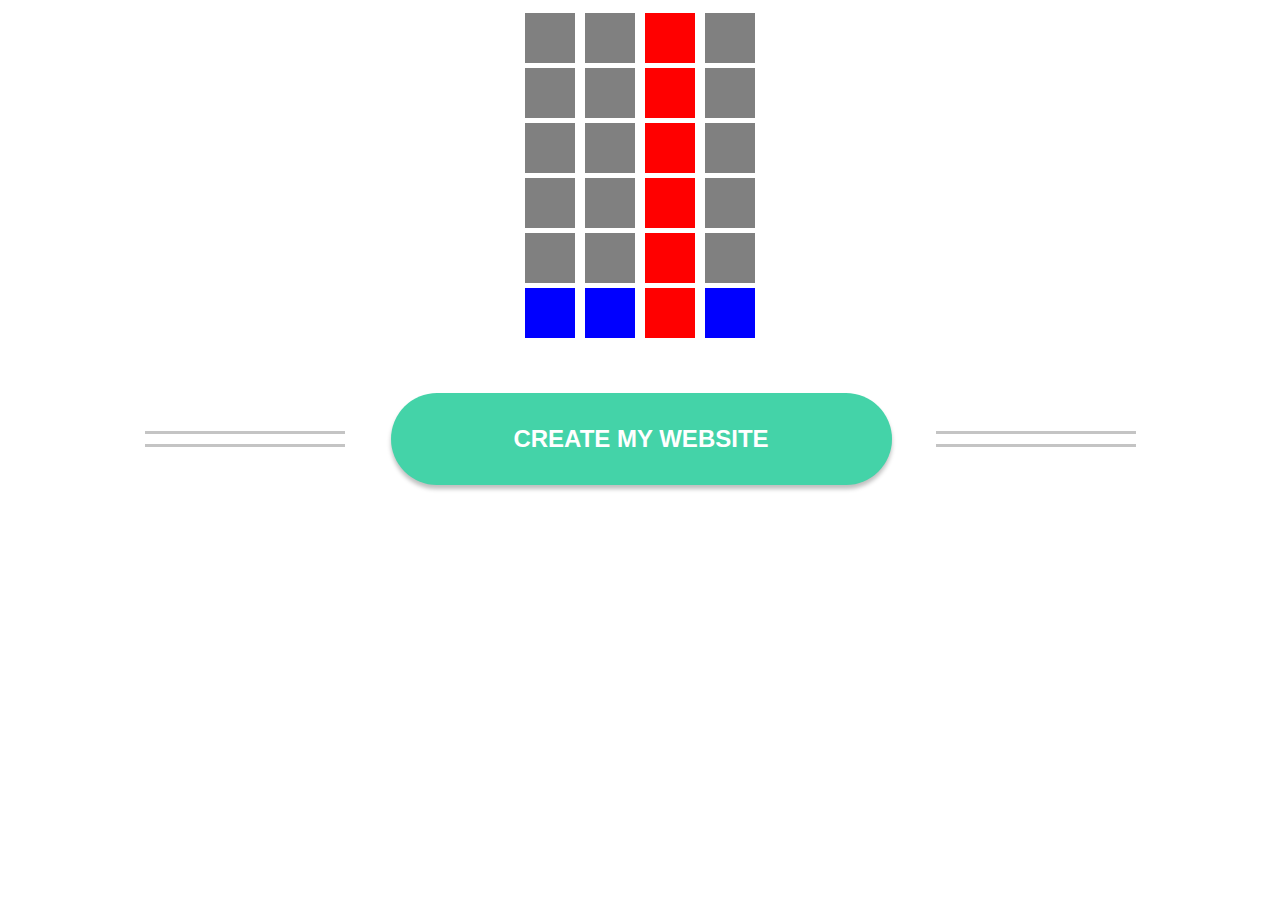
<file: hw-6/index.html>
<!DOCTYPE html>
<html lang="en">

<head>
    <meta charset="UTF-8">
    <meta http-equiv="X-UA-Compatible" content="IE=edge">
    <meta name="viewport" content="width=device-width, initial-scale=1.0">
    <link rel="stylesheet" href="style.css">
    <title>Document</title>
</head>

<body>
    <!-- box-start -->
    <div class="box-conteiner">
        <div class="box">
            <div class="in-box"></div>
            <div class="in-box"></div>
            <div class="in-box"></div>
            <div class="in-box"></div>
            <div class="in-box"></div>
            <div class="in-box"></div>
        </div>
        <div class="box">
            <div class="in-box"></div>
            <div class="in-box"></div>
            <div class="in-box"></div>
            <div class="in-box"></div>
            <div class="in-box"></div>
            <div class="in-box"></div>
        </div>
        <div class="box">
            <div class="in-box"></div>
            <div class="in-box"></div>
            <div class="in-box"></div>
            <div class="in-box"></div>
            <div class="in-box"></div>
            <div class="in-box"></div>
        </div>
        <div class="box">
            <div class="in-box"></div>
            <div class="in-box"></div>
            <div class="in-box"></div>
            <div class="in-box"></div>
            <div class="in-box"></div>
            <div class="in-box"></div>
        </div>        
    </div>
    <!-- box-end -->
    <!-- button start -->
    <div class="button-conteiner">
        <button class="button">CREATE MY WEBSITE</button>

    </div>
    <!-- button end -->

</body>
</html>
</file>
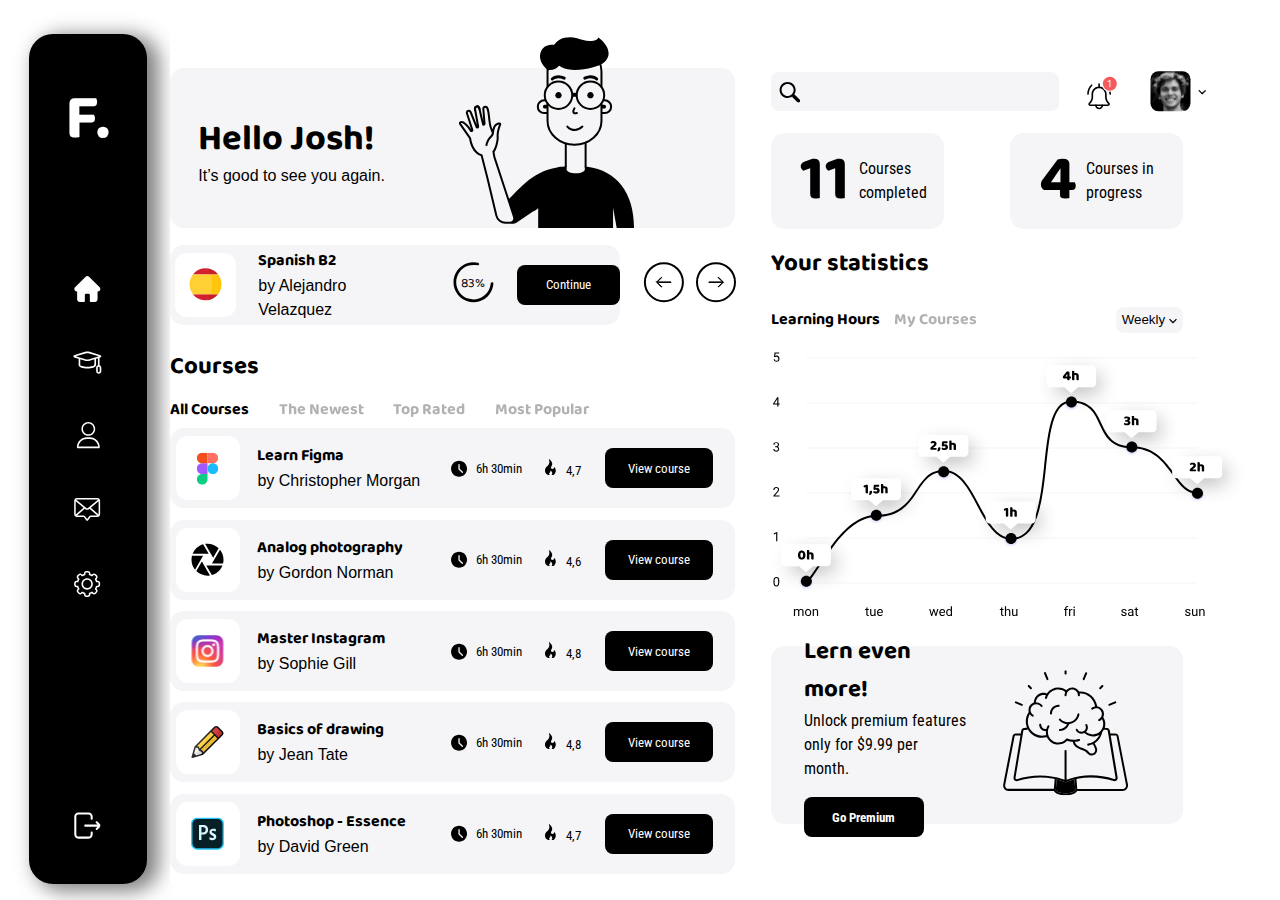
<file: hw-7/index.html>
<!DOCTYPE html>
<html lang="en">
<head>
    <meta charset="UTF-8">
    <meta http-equiv="X-UA-Compatible" content="IE=edge">
    <meta name="viewport" content="width=device-width, initial-scale=1.0">
    <link rel="stylesheet" href="css/reset.css">
    <link rel="stylesheet" href="css/style.css">
    <link rel="preconnect" href="https://fonts.gstatic.com">
    <link
        href="https://fonts.googleapis.com/css2?family=Baloo+Bhai+2:wght@400;700&family=Roboto+Condensed:wght@400;700&display=swap"
        rel="stylesheet">
    <title>Document</title>
</head>
<body>
    <div class="content">
        <!-- header start -->
        <header class="nav">

            <a class="logo" href="#">F.</a>

            <div class="link-menu">                
                <div class="link-icon">
                    <a class="link-icon-svg" href="#">
                        <img src="img/svg/house.svg" alt="house">
                    </a>
                    <a class="link-icon-svg" href="#">
                        <img src="img/svg/had.svg" alt="had">
                    </a>
                    <a class="link-icon-svg" href="#">
                        <img src="img/svg/man.svg" alt="man">
                    </a>
                    <a class="link-icon-svg" href="#">
                        <img src="img/svg/letter.svg" alt="letter">
                    </a>
                    <a class="link-icon-svg" href="#">
                        <img src="img/svg/config.svg" alt="config">
                    </a>
                </div>

                <a class="link-out" href="#">
                    <img src="img/svg/out.svg" alt="out">
                </a>
            </div>

        </header>
        <!-- header end -->


        <!-- courses start -->
        <div class="courses">
            <!-- josh box start -->
            <div class="josh-conteiner">

                <div class="hello">
                    <h1 class="hello-josh">Hello Josh!</h1>
                    <p class="greeting">It’s good to see you again.</p>
                </div>

                <img class="boy-icon" src="img/svg/boy.svg" alt="boy">

            </div>
            <!-- josh box end -->

            <div class="lang-conteiner">

                <div class="lang-info-box">

                    <div class="lang-icon">
                        <img src="img/svg/spanish-icon.svg" alt="spanish-icon">
                    </div>

                    <div class="lang-info">
                        <h2 class="lang-name">Spanish B2</h2>
                        <p class="lang-mentor">by Alejandro Velazquez</p>
                    </div>

                    <div class="progress">
                        <img src="img/svg/semicircle.svg" alt="semicircle">
                        <p class="progress-percent">83%</p>
                    </div>

                    <button class="button-continue">Continue</button>

                </div>

                <div class="arrow-nav">

                    <a class="arrow-icon-left"  href="#">
                        <img src="img/svg/arrow-left.svg" alt="arrow-left">
                    </a>
                    <a class="arrow-icon-right" href="#">
                        <img  src="img/svg/arrow-right.svg" alt="">
                    </a>

                </div>
                
            </div>

            <h2 class="courses-info">Courses</h2>

            <div class="courses-title">
                <a class="courses-select-all" href="#">
                    <p>All Courses</p>
                </a>
                <a class="courses-select" href="#">
                    <p>The Newest</p>
                </a>
                <a class="courses-select" href="#">
                    <p>Top Rated</p>
                </a>
                <a class="courses-select" href="#">
                    <p>Most Popular</p>
                </a>
                                                               
            </div>
            
            <!-- courses-list start -->
            <div class="courses-list-all">

                <div class="courses-list figma">
                    <div class="icon-courses">
                        <img src="img/svg/figma.svg" alt="figma-icon">
                    </div>

                    <div class="name-courses">
                        <h1 class="title-courses">
                            Learn Figma
                        </h1>
                        <p class="aгthor-courses">
                            by Christopher Morgan
                        </p>
                    </div>

                    <div class="time-courses">
                        <img class="clock-icon" src="img/svg/clock.svg" alt="clock">
                        <span class="time-value">6h 30min</span>
                    </div>

                    <div class="rating-courses">
                        <img class="rating-icon" src="img/svg/fire.svg" alt="fire">
                        <span class="rating-value">4,7</span>
                    </div>

                    <button class="button-view">
                        View course
                    </button>    
                </div>

                <div class="courses-list photography">
                    <div class="icon-courses">
                        <img src="img/svg/photography.svg" alt="figma-icon">
                    </div>

                    <div class="name-courses">
                        <h1 class="title-courses">
                            Analog photography
                        </h1>
                        <p class="aгthor-courses">
                            by Gordon Norman
                        </p>
                    </div>

                    <div class="time-courses">
                        <img class="clock-icon" src="img/svg/clock.svg" alt="clock">
                        <span class="time-value">6h 30min</span>
                    </div>
                    <div class="rating-courses">
                        <img class="rating-icon" src="img/svg/fire.svg" alt="fire">
                        <span class="rating-value">4,6</span>
                    </div>

                    <button class="button-view">
                        View course
                    </button>    
                </div>

                <div class="courses-list instagram">
                    <div class="icon-courses">
                        <img src="img/svg/instagram.svg" alt="figma-icon">
                    </div>

                    <div class="name-courses">
                        <h1 class="title-courses">
                            Master Instagram
                        </h1>
                        <p class="aгthor-courses">
                            by Sophie Gill
                        </p>
                    </div>

                    <div class="time-courses">
                        <img class="clock-icon" src="img/svg/clock.svg" alt="clock">
                        <span class="time-value">6h 30min</span>
                    </div>

                    <div class="rating-courses">
                        <img class="rating-icon" src="img/svg/fire.svg" alt="fire">
                        <span class="rating-value">4,8</span>
                    </div>

                    <button class="button-view">
                        View course
                    </button>    
                </div>

                <div class="courses-list drawing">
                    <div class="icon-courses">
                        <img src="img/svg/pencil.svg" alt="figma-icon">
                    </div>

                    <div class="name-courses">
                        <h1 class="title-courses">
                            Basics of drawing
                        </h1>
                        <p class="aгthor-courses">
                            by Jean Tate
                        </p>
                    </div>

                    <div class="time-courses">
                        <img class="clock-icon" src="img/svg/clock.svg" alt="clock">
                        <span class="time-value">6h 30min</span>
                    </div>

                    <div class="rating-courses">
                        <img class="rating-icon" src="img/svg/fire.svg" alt="fire">
                        <span class="rating-value">4,8</span>
                    </div>

                    <button class="button-view">
                        View course
                    </button>

                </div>

                <div class="courses-list photoshop">
                    <div class="icon-courses">
                        <img src="img/svg/photoshop.svg" alt="figma-icon">
                    </div>

                    <div class="name-courses">
                        <h1 class="title-courses">
                            Photoshop - Essence
                        </h1>
                        <p class="aгthor-courses">
                            by David Green
                        </p>
                    </div>

                    <div class="time-courses">
                        <img class="clock-icon" src="img/svg/clock.svg" alt="clock">
                        <span class="time-value">6h 30min</span>
                    </div>

                    <div class="rating-courses">
                        <img class="rating-icon" src="img/svg/fire.svg" alt="fire">
                        <span class="rating-value">4,7</span>
                    </div>

                    <button class="button-view">
                        View course
                    </button>                   
                </div>

            </div>

        </div>
        <!-- courses and -->

        <!-- statistics start -->
        <div class="statistics">            

            <div class="search-conteiner">
                <form class="form-search" action="#">
                    <input class="search-box" type="search">
                </form>

                <div class="user">
                    <img class="notification" src="img/svg/bell.svg" alt="bell">
                   <img class="avatar" src="img/svg/portret.svg" alt="avatar">
                </div>
           </div>

            <div class="total-conteiner">
                <div class="courses-completed">
                    <h2 class="number">11</h2>
                    <p class="title-number">Courses completed</p>

                </div>

                <div class="Courses-progress">
                    <h2 class="number">4</h2>
                    <p class="title-number">Courses in progress</p>

                </div>
            </div>

            <h2 class="your-statistics">Your statistics</h2>


            <div class="statistics-title">
                <div class="statistics-menu">
                    <a href="#"><p>Learning Hours</p></a>
                    <a href="#"><p>My Courses</p></a>
                </div>

                <button class="btn-weekly">
                    <span>Weekly</span>
                    <img src="img/svg/arrow-down.svg" alt="">
                </button>
            </div>

            <div class="graph-conteiner">
                <img  class="grah-img" src="img/svg/schedule.svg" alt="schedule">
            </div>
            
            <div class="premium-conteiner">
                <div class="premium-info">
                    <h2 class="premium-title">
                        Lern even more!
                    </h2>

                    <p class="premium-text">
                        Unlock premium features only for $9.99 per month.
                    </p>

                    <button class="button-premium">
                        Go Premium
                    </button>
                </div>
                <div class="img-premium">
                    <img src="img/svg/book.svg" alt="book">
                </div>
            </div>

        </div>
        <!-- statistics end -->

    </div>
    
</body>
</html>
</file>
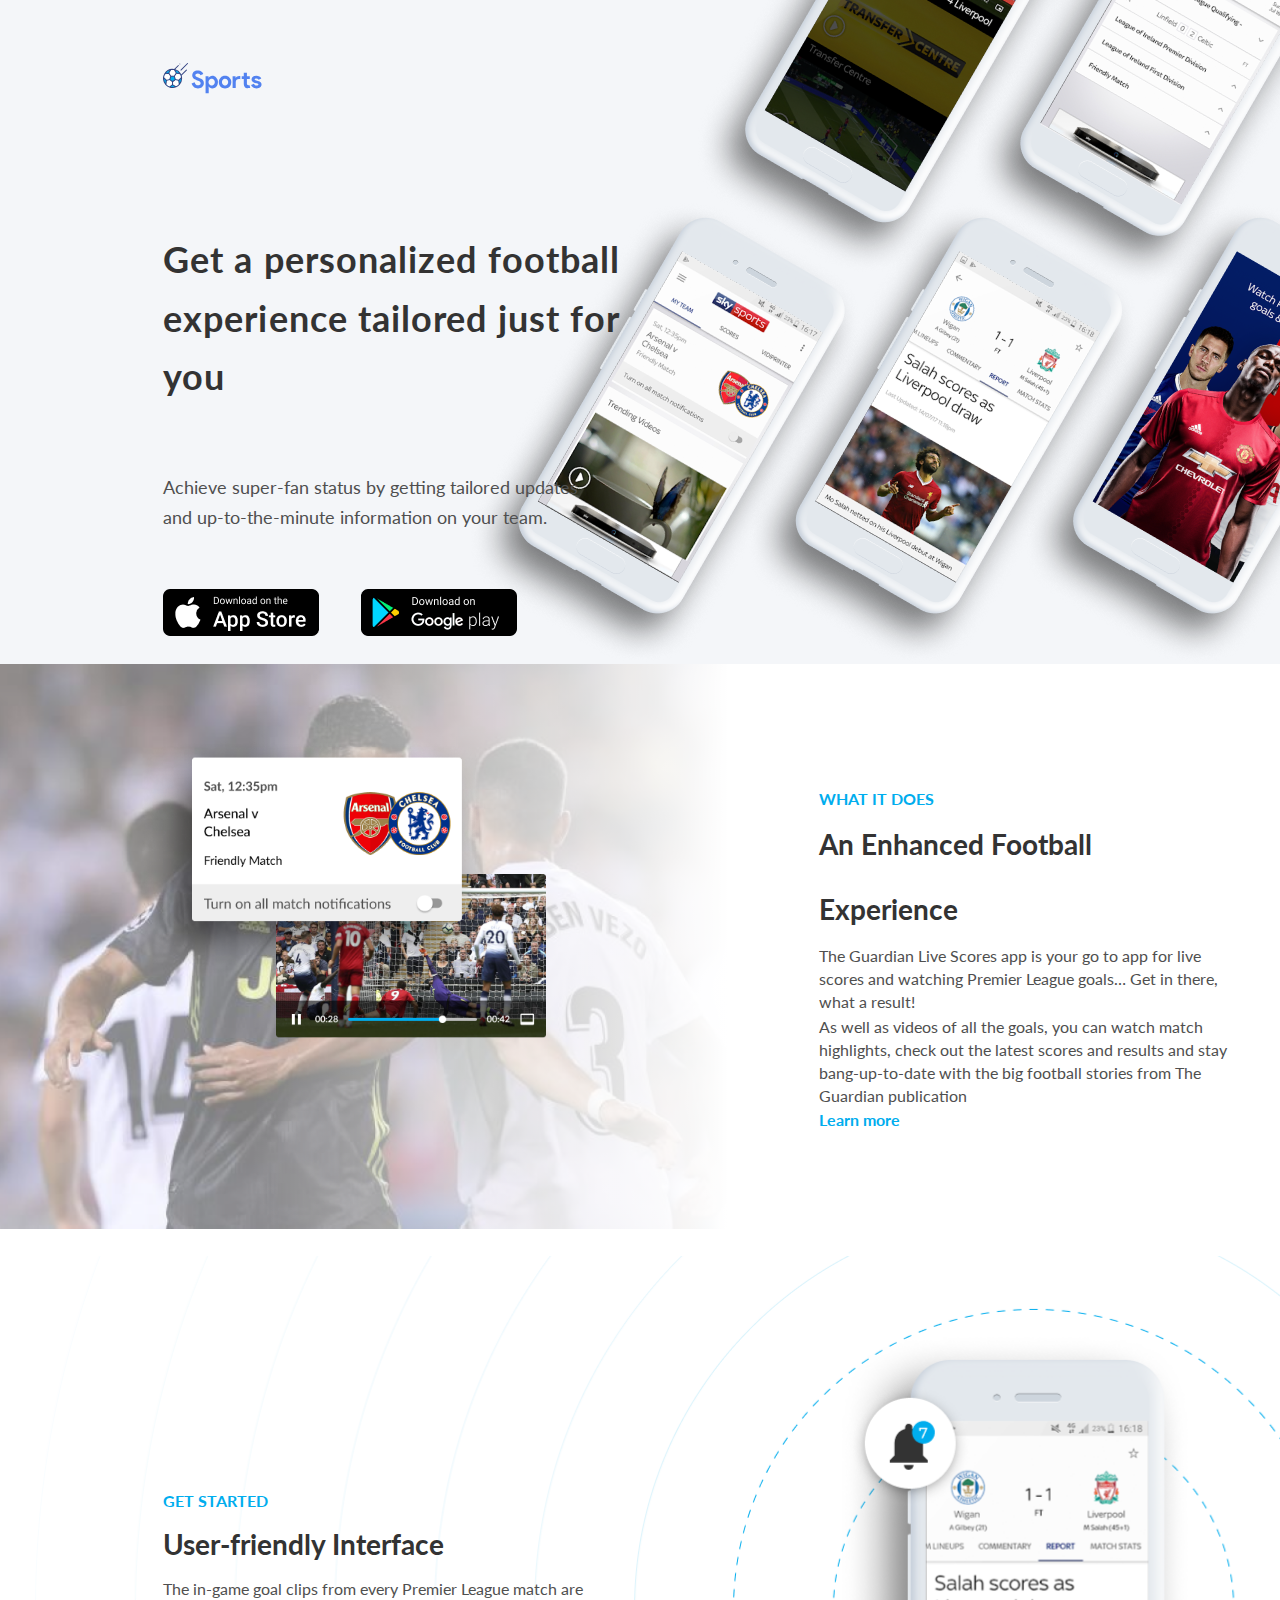
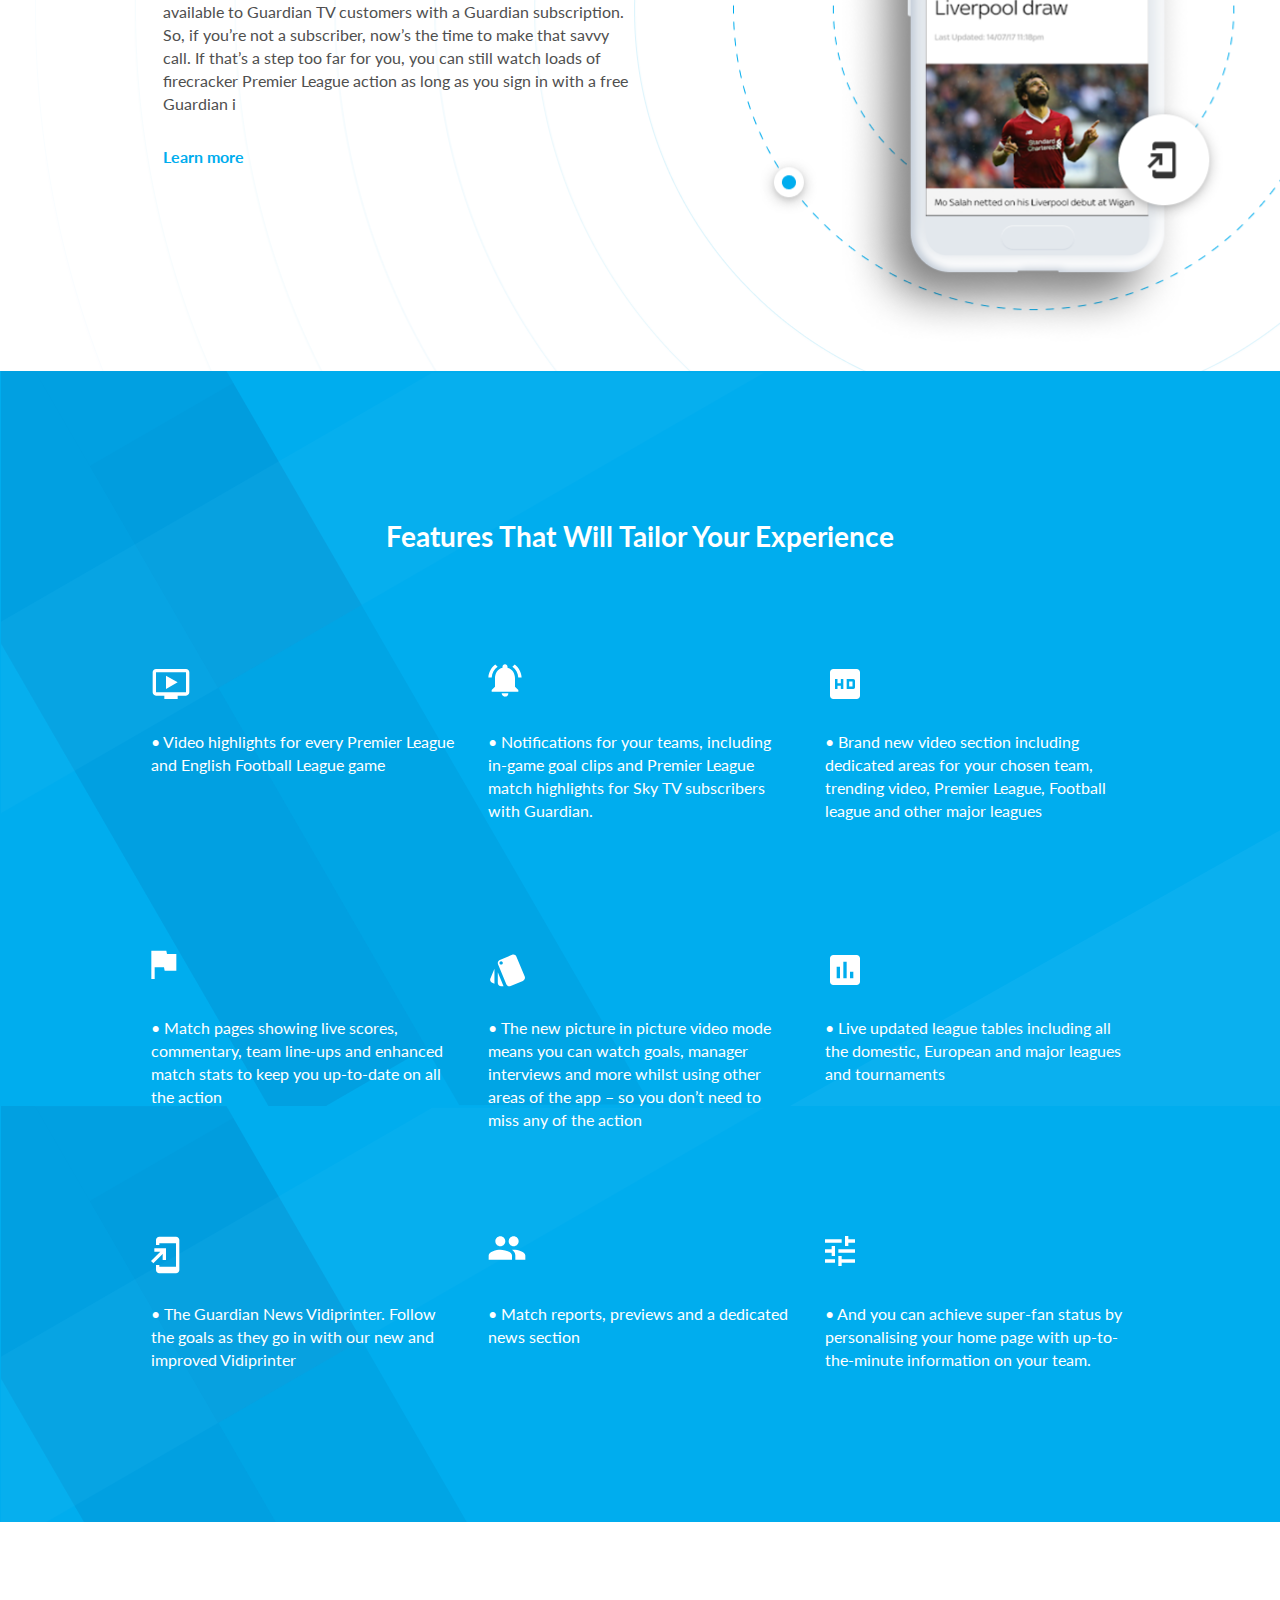
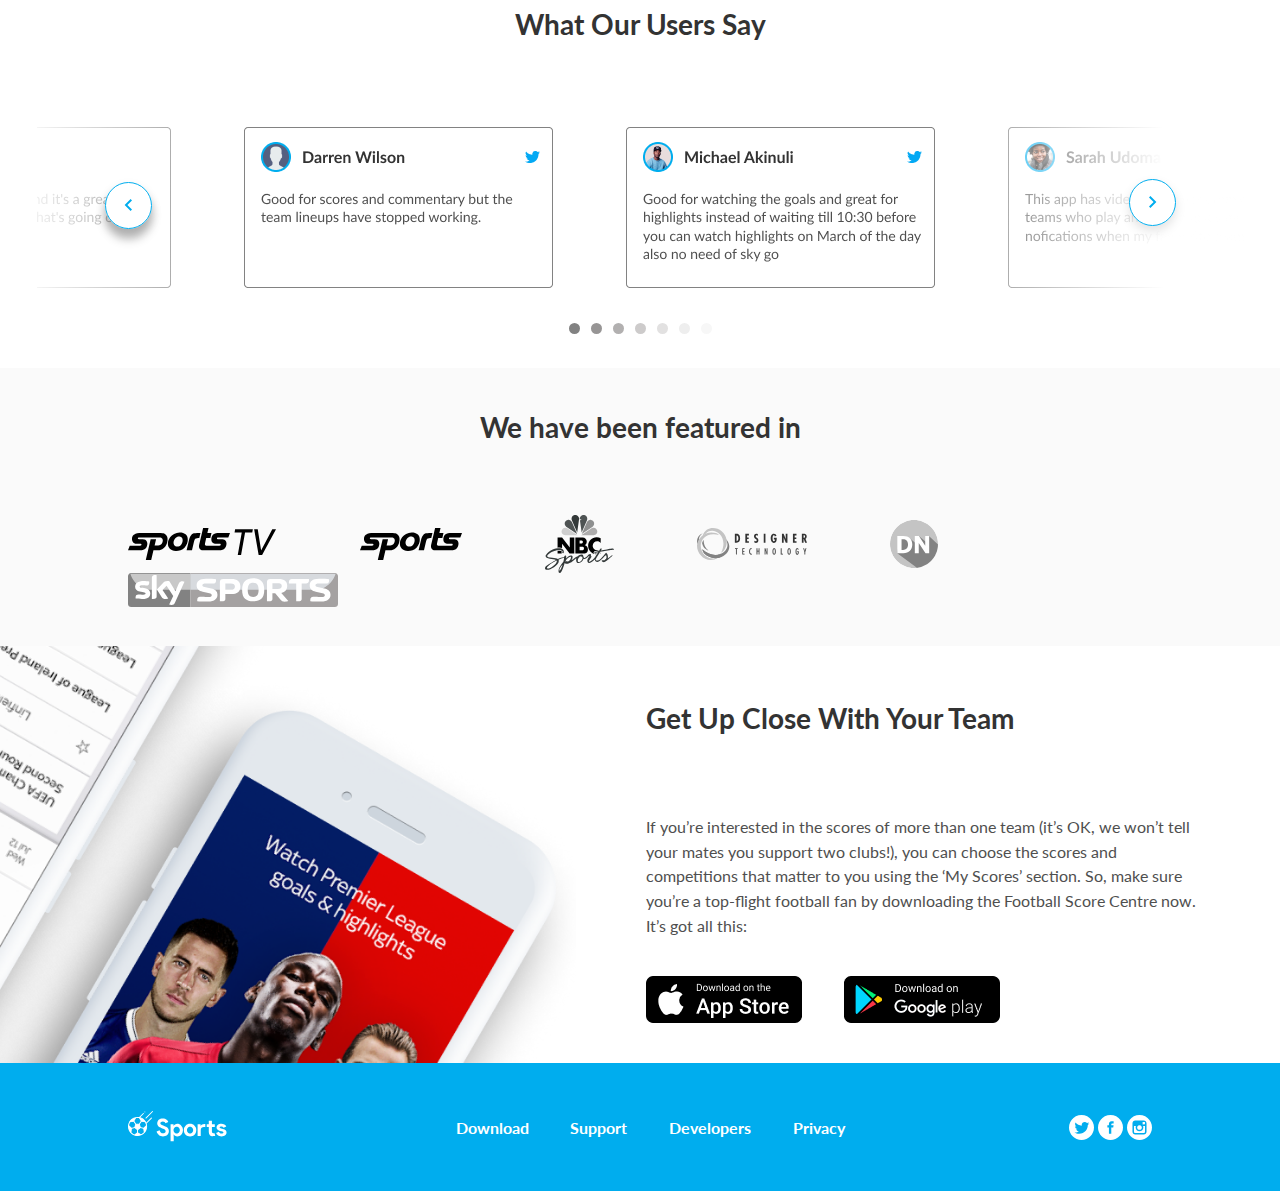
<file: hw-8-responsive/index.html>
<!DOCTYPE html>
<html lang="en">
<head>
    <meta charset="UTF-8">
    <meta http-equiv="X-UA-Compatible" content="IE=edge">
    <meta name="viewport" content="width=device-width, initial-scale=1.0">
    <link rel="stylesheet" href="css/resset.css">
    <link rel="stylesheet" href="css/style.css">
    <link rel="preconnect" href="https://fonts.gstatic.com">
    <link href="https://fonts.googleapis.com/css2?family=Lato:wght@400;700&display=swap" rel="stylesheet">
    <title>Document</title>
</head>
<body>
    <div class="all-conteiner">
        <!-- header start -->
        <header class="header-conteiner">
            
            <div class="head-content">
                <div class="header-logo-title">
                    <form class="logo-link-header">
                        <a  href="#">
                            <svg class="logo-icon" width="99" height="32" fill="none" viewBox="0 0 99 32">
                                <defs/>
                                <g clip-path="url(#clip0)">
                                  <path fill="#00ADEE" fill-rule="evenodd" d="M.489 15.452a9.06 9.06 0 1118.12 0 9.06 9.06 0 01-18.12 0z" clip-rule="evenodd"/>
                                  <path fill="#fff" fill-rule="evenodd" d="M12.948 23.852l-3.391-2.076v-3.143l2.832-2.057 3.304.742.659 4.115-3.404 2.419z" clip-rule="evenodd"/>
                                  <path fill="#fff" fill-rule="evenodd" d="M18.55 14.436l-2.857 2.882-3.305-.742-1.082-3.33 2.043-3.142 4.018.771 1.183 3.56zM6.47 23.976l3.07-2.2v-3.142l-2.833-2.058-3.305.742-.499 4.292 3.568 2.366z" clip-rule="evenodd"/>
                                  <path fill="#fff" fill-rule="evenodd" d="M.55 14.39l2.853 2.928 3.304-.742 1.082-3.33-2.042-3.142-4.008.753L.551 14.39z" clip-rule="evenodd"/>
                                  <path fill="#fff" fill-rule="evenodd" d="M7.789 6.564l-2.042 3.54 2.042 3.143h3.518l2.043-3.143-2.043-3.54H7.79z" clip-rule="evenodd"/>
                                  <path fill="#334382" d="M1.29 10.663A9.481 9.481 0 00.068 14.33l-.002.013a9.511 9.511 0 002.441 7.551.49.49 0 00.088.094 9.576 9.576 0 003.756 2.461c1 .357 2.077.552 3.198.552a9.498 9.498 0 003.628-.717 9.59 9.59 0 003.497-2.482.504.504 0 00.082-.093 9.508 9.508 0 002.282-7.316l-.002-.013a9.47 9.47 0 00-.392-1.835l5.129-5.129a.488.488 0 00-.69-.69l-4.822 4.82a9.49 9.49 0 00-.446-.868.477.477 0 00-.056-.095 9.592 9.592 0 00-5.463-4.275l3.44-3.44a.489.489 0 00-.69-.69l-3.867 3.867a9.552 9.552 0 00-9.826 4.517.487.487 0 00-.061.102zm4.225-.019l1.738 2.674-.924 2.842-2.196.493-.57.129-2.497-2.564a8.505 8.505 0 01.99-2.924l3.46-.65zm6.329 2.674l1.736-2.672 3.471.665a8.51 8.51 0 01.986 2.95l-2.5 2.521-2.77-.622-.615-1.894-.308-.948zm4.812 6.92l-.44-2.752 1.902-1.92a8.521 8.521 0 01-1.462 4.672zm-5.703-6.503l.862 2.655-2.258 1.64L7.3 16.39l.863-2.655h2.79zM.978 15.528l1.913 1.964-.338 2.908a8.525 8.525 0 01-1.575-4.872zm2.437 5.906l.433-3.716 1.05-.235L6.6 17.1l2.452 1.781v2.644l-2.65 1.899a8.603 8.603 0 01-2.986-1.991zm4.15 2.357l2.004-1.435 2.233 1.366a8.548 8.548 0 01-4.236.07zm5.422-.489l-2.941-1.8v-2.62l1.73-1.256.722-.525 2.766.62.568 3.554a8.612 8.612 0 01-2.845 2.027zm3.309-13.13l-2.635-.506-1.341-2.325a8.606 8.606 0 013.976 2.831zm-5.298-3.168l1.78 3.085-1.736 2.67H8.055l-1.735-2.67L8.1 7.004a8.59 8.59 0 012.899 0zm-4.221.337L5.436 9.665l-2.625.494A8.605 8.605 0 016.777 7.34z"/>
                                  <path fill="#334382" d="M18.275 7.416L24.857.834a.488.488 0 10-.69-.69l-6.582 6.581a.489.489 0 00.69.69zM16.888 1.513a.492.492 0 00.488-.488.491.491 0 00-.488-.489.49.49 0 000 .977z"/>
                                </g>
                                <path fill="#5282F0" d="M34.984 25.384c-.736 0-1.44-.104-2.112-.312a6.101 6.101 0 01-1.848-.936 6.578 6.578 0 01-1.464-1.512 7.558 7.558 0 01-.984-2.112l3.048-1.2c.224.864.616 1.584 1.176 2.16.56.56 1.296.84 2.208.84.336 0 .656-.04.96-.12.32-.096.6-.224.84-.384a1.93 1.93 0 00.6-.648 1.78 1.78 0 00.216-.888c0-.32-.056-.608-.168-.864-.112-.256-.304-.496-.576-.72-.256-.224-.6-.44-1.032-.648a14.53 14.53 0 00-1.56-.648l-1.056-.384a8.503 8.503 0 01-1.416-.648 6.294 6.294 0 01-1.272-.984 5.125 5.125 0 01-.96-1.344c-.24-.528-.36-1.12-.36-1.776 0-.672.128-1.296.384-1.872a4.663 4.663 0 011.128-1.536 5.18 5.18 0 011.752-1.032c.688-.256 1.448-.384 2.28-.384.864 0 1.608.12 2.232.36.64.224 1.176.52 1.608.888.448.352.808.744 1.08 1.176.272.432.472.84.6 1.224l-2.856 1.2c-.16-.48-.456-.912-.888-1.296-.416-.384-.992-.576-1.728-.576-.704 0-1.288.168-1.752.504-.464.32-.696.744-.696 1.272 0 .512.224.952.672 1.32.448.352 1.16.696 2.136 1.032l1.08.36c.688.24 1.312.52 1.872.84a5.42 5.42 0 011.464 1.104c.416.432.728.928.936 1.488.224.544.336 1.176.336 1.896 0 .896-.184 1.672-.552 2.328a4.862 4.862 0 01-1.368 1.584 6.001 6.001 0 01-1.896.936 7.265 7.265 0 01-2.064.312zm7.589-12.144h2.952v1.416h.192c.288-.496.736-.92 1.344-1.272.608-.352 1.36-.528 2.256-.528.752 0 1.464.16 2.136.48a5.338 5.338 0 011.8 1.296A5.91 5.91 0 0154.5 16.6c.304.768.456 1.608.456 2.52 0 .912-.152 1.752-.456 2.52a6.189 6.189 0 01-1.248 1.992 5.815 5.815 0 01-1.8 1.296 5.123 5.123 0 01-2.136.456c-.896 0-1.648-.176-2.256-.528-.608-.352-1.056-.776-1.344-1.272h-.192l.192 1.68v4.92h-3.144V13.24zm6.096 9.24c.416 0 .808-.08 1.176-.24.384-.16.72-.384 1.008-.672.288-.288.52-.64.696-1.056.176-.416.264-.88.264-1.392 0-.512-.088-.976-.264-1.392a3.28 3.28 0 00-.696-1.056A3.092 3.092 0 0049.845 16c-.368-.16-.76-.24-1.176-.24-.416 0-.816.08-1.2.24-.368.144-.696.36-.984.648a3.28 3.28 0 00-.696 1.056 3.604 3.604 0 00-.264 1.416c0 .528.088 1 .264 1.416a3.166 3.166 0 001.68 1.728 3.39 3.39 0 001.2.216zm13.385-9.624c.912 0 1.744.16 2.496.48a5.554 5.554 0 011.968 1.296c.56.544.992 1.2 1.296 1.968.32.768.48 1.608.48 2.52 0 .912-.16 1.752-.48 2.52a5.8 5.8 0 01-1.296 1.992c-.544.544-1.2.976-1.968 1.296-.752.304-1.584.456-2.496.456-.912 0-1.752-.152-2.52-.456a6.378 6.378 0 01-1.968-1.296 6.305 6.305 0 01-1.296-1.992c-.304-.768-.456-1.608-.456-2.52 0-.912.152-1.752.456-2.52a6.021 6.021 0 011.296-1.968 5.854 5.854 0 011.968-1.296c.768-.32 1.608-.48 2.52-.48zm0 9.624c.4 0 .784-.072 1.152-.216.384-.16.72-.384 1.008-.672.288-.288.512-.64.672-1.056.176-.416.264-.888.264-1.416 0-.528-.088-1-.264-1.416a2.987 2.987 0 00-.672-1.056A2.799 2.799 0 0063.206 16a2.86 2.86 0 00-1.152-.24c-.416 0-.808.08-1.176.24-.368.144-.696.36-.984.648a3.28 3.28 0 00-.696 1.056c-.16.416-.24.888-.24 1.416 0 .528.08 1 .24 1.416a3.166 3.166 0 001.68 1.728c.368.144.76.216 1.176.216zm10.497-7.608h.192a3.587 3.587 0 011.392-1.416 3.988 3.988 0 012.064-.552c.272 0 .488.008.648.024.16.016.312.048.456.096v3.12a2.936 2.936 0 00-.6-.192 3.478 3.478 0 00-.768-.072c-.992 0-1.776.304-2.352.912-.56.592-.84 1.408-.84 2.448V25H69.6V13.24h2.952v1.632zm8.232 1.056H78.72V13.24h2.064v-3.6h3.144v3.6h2.88v2.688h-2.88v4.56c0 .272.024.528.072.768.064.224.176.416.336.576.224.256.544.384.96.384.272 0 .488-.024.648-.072.16-.064.312-.144.456-.24l.888 2.76a4.789 4.789 0 01-1.2.384c-.416.096-.88.144-1.392.144a4.644 4.644 0 01-1.608-.264 3.57 3.57 0 01-1.176-.768c-.752-.72-1.128-1.744-1.128-3.072v-5.16zm12.75 9.456c-.768 0-1.456-.096-2.064-.288a6.129 6.129 0 01-1.56-.744c-.432-.32-.8-.68-1.104-1.08a5.428 5.428 0 01-.696-1.248l2.808-1.2c.272.608.632 1.064 1.08 1.368.464.288.976.432 1.536.432.576 0 1.032-.104 1.368-.312.336-.208.504-.456.504-.744 0-.32-.144-.576-.432-.768-.272-.208-.752-.392-1.44-.552l-1.656-.36a6.078 6.078 0 01-1.152-.384 4.549 4.549 0 01-1.056-.672c-.32-.272-.584-.6-.792-.984-.208-.384-.312-.832-.312-1.344 0-.576.12-1.088.36-1.536.256-.448.6-.824 1.032-1.128.432-.32.936-.56 1.512-.72a6.622 6.622 0 011.896-.264c1.12 0 2.12.224 3 .672.88.432 1.528 1.128 1.944 2.088l-2.712 1.104a2.08 2.08 0 00-.984-1.008 2.965 2.965 0 00-1.296-.312c-.448 0-.84.096-1.176.288-.336.176-.504.408-.504.696 0 .272.136.488.408.648.288.16.672.304 1.152.432l1.8.432c1.2.288 2.088.752 2.664 1.392a3.13 3.13 0 01.888 2.232c0 .512-.12 1-.36 1.464-.24.464-.584.88-1.032 1.248-.432.352-.96.632-1.584.84-.608.208-1.288.312-2.04.312z"/>
                                <defs>
                                  <clipPath id="clip0">
                                    <path fill="#fff" d="M0 0h25v25H0z" transform="rotate(-180 12.5 12.5)"/>
                                  </clipPath>
                                </defs>
                              </svg>                        
                        </a>
                    </form>


                    <h1 class="header-title">
                        Get a personalized football experience tailored just for you
                    </h1>

                    <p class="header-text">
                        Achieve super-fan status by getting tailored updates and up-to-the-minute information on your team.
                    </p>

                    <div class="link-app-play">
                        <a class="link-store"  href="#">
                            <img src="img/Apple Store.png" alt="Apple Store">
                        </a>
                        <a class="link-store" href="#">
                            <img  src="img/Google Play.png" alt="Google Play">
                        </a>
                    </div>

                </div>

                <!-- <div class="header-link"></div>     -->
            </div>     
        </header>
        <!-- header end -->
        <!-- maine start -->
        <main class="maine-conteiner">
            <!-- what-it-start -->
            <div class="what-it-conteiner">
                <div class="media-content">
            
                    <div class="media-info">
            
                        <div class="media-img">
                            <img class="arsenal-cart" src="img/arsenal.png" alt="arsenal">
                            <img class="video-cart" src="img/football-video.png" alt="football-video">
                        </div>
            
                    </div>
                </div>
            
                <div class="experience-conteiner">
                    <div class="experience-info">
                        <a class="link-experience" href="#">WHAT IT DOES</a>
            
                        <h1 class="experience-title">An Enhanced Football Experience</h1>
            
                        <p class="experience-text">
                            The Guardian Live Scores app is your go to app for live scores and watching Premier League goals… Get in
                            there, what a result!
                        </p>
            
                        <p class="experience-text">
                            As well as videos of all the goals, you can watch match highlights, check out the latest scores and
                            results and stay bang-up-to-date with the big football stories from The Guardian publication
                        </p>
            
                        <a class="link-experience" href="#">Learn more</a>
                    </div>
                </div>
            </div>
                <!-- what-it-end -->
                <!-- get started start -->
                <div class="get-start">
                    <div class="interface-content">
                        <div class="user-box">
                            <a class="link-get" href="#">GET STARTED</a>

                            <h2 class="user-title">
                                User-friendly Interface
                            </h2>

                            <p class="user-text">
                                The in-game goal clips from every Premier League match are available to Guardian TV customers with a Guardian subscription.
                            </p>

                            <p class="user-text">
                                So, if you’re not a subscriber, now’s the time to make that savvy call. If that’s a step too far for you, you can still watch loads of firecracker Premier League action as long as you sign in with a free Guardian i
                            </p>

                            <a class="link-get" href="#">Learn more</a>
                        </div>

                        <!-- <div class="phone-img"> -->
                            <img class="phone-icon" src="img/circle-for360.png" alt="">
                        <!-- </div> -->
                    </div>
                </div>
                
                <!-- get started end -->
                <!-- features conteiner start -->
                <div class="features-conteiner">
                    <div class="features-box">
                        <h2 class="features-title">
                            Features That Will Tailor Your Experience
                        </h2>
                        <div class="features-card">
                            <div class="flex-conteiner">
                                <div>
                                    <svg class="features-icon" width="40" height="40" viewBox="0 0 40 40" fill="none" xmlns="http://www.w3.org/2000/svg">
                                        <path d="M35.0003 5H5.00033C3.15033 5 1.66699 6.48333 1.66699 8.33333V28.3333C1.66699 30.1667 3.15033 31.6667 5.00033 31.6667H13.3337V35H26.667V31.6667H35.0003C36.8337 31.6667 38.317 30.1667 38.317 28.3333L38.3337 8.33333C38.3337 6.48333 36.8337 5 35.0003 5ZM35.0003 28.3333H5.00033V8.33333H35.0003V28.3333ZM26.667 18.3333L15.0003 25V11.6667L26.667 18.3333Z" fill="white"/>
                                    </svg>
                                
                                    <p class="features-text">
                                        • Video highlights for every Premier League and English Football League game
                                    </p>
                                </div>

                                <div>
                                    <svg class="features-icon"  width="40" height="40" viewBox="0 0 40 40" fill="none" xmlns="http://www.w3.org/2000/svg">
                                        <path d="M9.63379 2.80008L7.25046 0.416748C3.25046 3.46675 0.617122 8.16675 0.383789 13.5001H3.71712C3.96712 9.08341 6.23379 5.21675 9.63379 2.80008ZM30.2838 13.5001H33.6171C33.3671 8.16675 30.7338 3.46675 26.7505 0.416748L24.3838 2.80008C27.7505 5.21675 30.0338 9.08341 30.2838 13.5001ZM27.0005 14.3334C27.0005 9.21675 24.2671 4.93341 19.5005 3.80008V2.66675C19.5005 1.28341 18.3838 0.166748 17.0005 0.166748C15.6171 0.166748 14.5005 1.28341 14.5005 2.66675V3.80008C9.71712 4.93341 7.00046 9.20008 7.00046 14.3334V22.6667L3.66712 26.0001V27.6667H30.3338V26.0001L27.0005 22.6667V14.3334ZM17.0005 32.6667C17.2338 32.6667 17.4505 32.6501 17.6671 32.6001C18.7505 32.3667 19.6338 31.6334 20.0671 30.6334C20.2338 30.2334 20.3171 29.8001 20.3171 29.3334H13.6505C13.6671 31.1667 15.1505 32.6667 17.0005 32.6667Z" fill="white"/>
                                    </svg>
                                    <p class="features-text">
                                        • Notifications for your teams, including in-game goal clips and Premier League match highlights for Sky TV subscribers with Guardian.
                                    </p>
                                </div>

                                <div>
                                    <svg class="features-icon" width="40" height="40" viewBox="0 0 40 40" fill="none" xmlns="http://www.w3.org/2000/svg">
                                        <path d="M31.6667 5H8.33333C6.48333 5 5 6.5 5 8.33333V31.6667C5 33.5 6.48333 35 8.33333 35H31.6667C33.5 35 35 33.5 35 31.6667V8.33333C35 6.5 33.5 5 31.6667 5ZM18.3333 25H15.8333V21.6667H12.5V25H10V15H12.5V19.1667H15.8333V15H18.3333V25ZM21.6667 15H28.3333C29.25 15 30 15.75 30 16.6667V23.3333C30 24.25 29.25 25 28.3333 25H21.6667V15ZM24.1667 22.5H27.5V17.5H24.1667V22.5Z" fill="white"/>
                                    </svg>
                                    <p class="features-text">
                                        • Brand new video section including dedicated areas for your chosen team, trending video, Premier League, Football league and other major leagues
                                    </p>
                                </div>

                                <div>
                                    <svg class="features-icon" width="40" height="40" viewBox="0 0 40 40" fill="none" xmlns="http://www.w3.org/2000/svg">
                                        <path d="M15.9997 4.00008L15.333 0.666748H0.333008V29.0001H3.66634V17.3334H12.9997L13.6663 20.6667H25.333V4.00008H15.9997Z" fill="white"/>
                                    </svg>
                                    <p class="features-text">
                                        • Match pages showing live scores, commentary, team line-ups and enhanced match stats to keep you up-to-date on all the action     
                                    </p>
                                </div>

                                <div>
                                    <svg class="features-icon" width="40" height="40" viewBox="0 0 40 40" fill="none" xmlns="http://www.w3.org/2000/svg">
                                        <path d="M4.21642 32.7499L6.44976 33.6833V18.6333L2.39976 28.3999C1.71643 30.0999 2.53309 32.0499 4.21642 32.7499ZM36.7164 26.5833L28.4498 6.63325C27.9331 5.38325 26.7164 4.61659 25.4331 4.58325C24.9998 4.58325 24.5498 4.64992 24.1164 4.83325L11.8331 9.91658C10.5831 10.4333 9.81642 11.6333 9.78309 12.9166C9.76642 13.3666 9.84976 13.8166 10.0331 14.2499L18.2998 34.1999C18.8164 35.4666 20.0498 36.2333 21.3498 36.2499C21.7831 36.2499 22.2164 36.1666 22.6331 35.9999L34.8998 30.9166C36.5998 30.2166 37.4164 28.2666 36.7164 26.5833ZM13.1331 14.5833C12.2164 14.5833 11.4664 13.8333 11.4664 12.9166C11.4664 11.9999 12.2164 11.2499 13.1331 11.2499C14.0498 11.2499 14.7998 11.9999 14.7998 12.9166C14.7998 13.8333 14.0498 14.5833 13.1331 14.5833ZM9.79976 32.9166C9.79976 34.7499 11.2998 36.2499 13.1331 36.2499H15.5498L9.79976 22.3499V32.9166Z" fill="white"/>
                                    </svg>
                                    <p class="features-text">
                                        • The new picture in picture video mode means you can watch goals, manager interviews and more whilst using other areas of the app – so you don’t need to miss any of the action
                                    </p>
                                </div>

                                <div>
                                    <svg class="features-icon" width="40" height="40" viewBox="0 0 40 40" fill="none" xmlns="http://www.w3.org/2000/svg">
                                        <path d="M31.6667 5H8.33333C6.5 5 5 6.5 5 8.33333V31.6667C5 33.5 6.5 35 8.33333 35H31.6667C33.5 35 35 33.5 35 31.6667V8.33333C35 6.5 33.5 5 31.6667 5ZM15 28.3333H11.6667V16.6667H15V28.3333ZM21.6667 28.3333H18.3333V11.6667H21.6667V28.3333ZM28.3333 28.3333H25V21.6667H28.3333V28.3333Z" fill="white"/>
                                    </svg>
                                    <p class="features-text">
                                        • Live updated league tables including all the domestic, European and major leagues and tournaments
                                    </p>
                                </div>

                                <div>
                                    <svg class="features-icon" width="40" height="40" viewBox="0 0 40 40" fill="none" xmlns="http://www.w3.org/2000/svg">
                                        <path d="M25 0.683415L8.33333 0.666748C6.5 0.666748 5 2.16675 5 4.00008V9.00008H8.33333V7.33342H25V30.6667H8.33333V29.0001H5V34.0001C5 35.8334 6.5 37.3334 8.33333 37.3334H25C26.8333 37.3334 28.3333 35.8334 28.3333 34.0001V4.00008C28.3333 2.16675 26.8333 0.683415 25 0.683415ZM11.6667 24.0001H15V12.3334H3.33333V15.6667H9.31667L0 24.9834L2.35 27.3334L11.6667 18.0167V24.0001Z" fill="white"/>
                                    </svg>
                                    <p class="features-text">
                                        • The Guardian News Vidiprinter. Follow the goals as they go in with our new and improved Vidiprinter
                                    </p>
                                </div>

                                <div>
                                    <svg class="features-icon" width="40" height="40" viewBox="0 0 40 40" fill="none" xmlns="http://www.w3.org/2000/svg">
                                        <path d="M25.667 10.3333C28.4337 10.3333 30.6503 8.09992 30.6503 5.33325C30.6503 2.56659 28.4337 0.333252 25.667 0.333252C22.9003 0.333252 20.667 2.56659 20.667 5.33325C20.667 8.09992 22.9003 10.3333 25.667 10.3333ZM12.3337 10.3333C15.1003 10.3333 17.317 8.09992 17.317 5.33325C17.317 2.56659 15.1003 0.333252 12.3337 0.333252C9.56699 0.333252 7.33366 2.56659 7.33366 5.33325C7.33366 8.09992 9.56699 10.3333 12.3337 10.3333ZM12.3337 13.6666C8.45033 13.6666 0.666992 15.6166 0.666992 19.4999V23.6666H24.0003V19.4999C24.0003 15.6166 16.217 13.6666 12.3337 13.6666ZM25.667 13.6666C25.1837 13.6666 24.6337 13.6999 24.0503 13.7499C25.9837 15.1499 27.3337 17.0333 27.3337 19.4999V23.6666H37.3337V19.4999C37.3337 15.6166 29.5503 13.6666 25.667 13.6666Z" fill="white"/>
                                    </svg>
                                    <p class="features-text">
                                        • Match reports, previews and a dedicated news section
                                    </p>
                                </div>
                                
                                <div>
                                    <svg class="features-icon" width="40" height="40" viewBox="0 0 40 40" fill="none" xmlns="http://www.w3.org/2000/svg">
                                        <path d="M0 23.3333V26.6667H10V23.3333H0ZM0 3.33333V6.66667H16.6667V3.33333H0ZM16.6667 30V26.6667H30V23.3333H16.6667V20H13.3333V30H16.6667ZM6.66667 10V13.3333H0V16.6667H6.66667V20H10V10H6.66667ZM30 16.6667V13.3333H13.3333V16.6667H30ZM20 10H23.3333V6.66667H30V3.33333H23.3333V0H20V10Z" fill="white"/>
                                    </svg>
                                    <p class="features-text">
                                        • And you can achieve super-fan status by personalising your home page with up-to-the-minute information on your team.
                                    </p>
                                </div>
                            </div>
                        </div>
                    </div>

                </div>
                <!--features conteiner end  -->
                
                <!-- user conteiner start -->
                <div class="users-say">
                    <h2 class="user-say-title">
                        What Our Users Say
                    </h2>

                    <div class="slide-content">
                        <img class="slider-arrow-r" src="img/svg/left-arrow.svg" alt="left-arrow">

                        <img class="slide-cart" src="img/left-slider.png" alt="left-slider">
                        <img class="slide-cart"  src="img/noa-jakson.png" alt="noa-jakson">
                        <img class="slide-cart"  src="img/daren-wilson.png" alt="daren-wilson">
                        <img class="slide-cart"  src="img/mikhael.png" alt="mikhael">
                        <img class="slide-cart"  src="img/right-slider.png" alt="right-slider">

                        <img class="slider-arrow-l" src="img/svg/right-arrow.svg" alt="right-arrow">
                    </div>

                    <div class="dоts-slider">
                        <svg width="143" height="11" viewBox="0 0 143 11" fill="none" xmlns="http://www.w3.org/2000/svg">
                            <circle cx="5.5" cy="5.5" r="5.5" fill="#828282"/>
                            <circle cx="27.5" cy="5.5" r="5.5" fill="#979595"/>
                            <circle cx="49.5" cy="5.5" r="5.5" fill="#B2B0B0"/>
                            <circle cx="71.5" cy="5.5" r="5.5" fill="#CDCBCB"/>
                            <circle cx="93.5" cy="5.5" r="5.5" fill="#E2E1E1"/>
                            <circle cx="115.5" cy="5.5" r="5.5" fill="#EEEEEE"/>
                            <circle cx="137.5" cy="5.5" r="5.5" fill="#F7F7F7"/>
                        </svg>
 
                    </div>
                </div>
                <!-- user conteiner end-->
                <!-- partners conteiner start -->
                <div class="partners-conteiner">
                    <div class="partners-block">
                        <h2 class="partners-title">
                            We have been featured in
                        </h2>
                        <div class="icon-partners">
                            <a href="#">
                                <img src="img/svg/sport-tv.svg" alt="sport-tv">
                            </a>
                            <a href="#">
                                <img src="img/svg/sports.svg" alt="sports">
                            </a>
                            <a href="#">
                                <img src="img/svg/nbc-sports-1.svg" alt="nbc-sports">
                            </a>
                            <a href="#">
                                <img src="img/svg/designer-technology.svg" alt="designer-technology">
                            </a>
                            <a href="#">
                                <img src="img/svg/designer-news.svg" alt="designer-news">
                            </a>
                            <a href="#">
                                <img src="img/svg/sky-sports-1.svg" alt="sky-sports">
                            </a>
                        </div>
                    </div>

                </div>
                <!-- partners conteiner end -->
            </main>
        <!-- MAINE end --> 
        <!-- FOOTER start -->
        <footer class="footer-conteiner">
            <!-- get up start -->
            <div class="get-up-conteiner">

                <img class="img-get-up" src="img/phone-foot.png" alt="#">

                <div class="get-up-content">
                    <div class="get-up-box">
                        <h2>Get Up Close With Your Team</h2>
                        <p>
                            If you’re interested in the scores of more than one team (it’s OK, we won’t tell your mates you support two clubs!), you can choose the scores and competitions that matter to you using the ‘My Scores’ section. So, make sure you’re a top-flight football fan by downloading the Football Score Centre now. It’s got all this:
                        </p>
                        <div class="link-get-up">
                            <a class="link-store"  href="#">
                                <img src="img/Apple Store.png" alt="Apple Store">
                            </a>
                            <a class="link-store" href="#">
                                <img  src="img/Google Play.png" alt="Google Play">
                            </a>
                        </div>
                    </div>

                </div>
           </div>
            <!-- get up end -->
            <!-- footer link start -->
            <div class="footer-link">
                <div class="footer-wrap">
                    <a href="#" class="footer-logo">
                        <img src="img/svg/logo-footer.svg" alt="logo-footer">
                    </a>
                    <div class="footer-nav">
                        <div class="link-menu">
                            <a href="#">Download</a>
                            <a href="#">Support</a>
                            <a href="#">Developers</a>
                            <a href="#">Privacy</a>
                        </div>
                        <div class="link-social">
                            <a href="#">
                                <img src="img/svg/twitter 2 (1).svg" alt="twiter">
                            </a>
                            <a href="#">
                                <img src="img/svg/facebook 2.svg" alt="facebook">
                            </a>
                            <a href="#">
                                <img src="img/svg/instagram 2.svg" alt="instagram">
                            </a>
                        </div>
    
                    </div>

                </div>
                

            </div>
            <!-- footer link end -->
    
        </footer>
        <!-- FOOTER end -->

    </div>
    
    
</body>
</html>





<!-- FOR TEST SLIDER -->


                       <!-- <section class="card">
                            <div class="card-content">
                                <div class="card-in">
                                    <div class="card-block">
                                        <div>
                                            <img src="img/svg/unknow-portret.svg" alt="unknow-portret">
                                            <h2>Sarah Udoma</h2>
                                        </div>
                            
                                        <img src="img/svg/twiter-icon.svg" alt="twiter">
                                    </div>
                                    <p>
                                        I use this app every day and it's a great way to keep up to date with what's going on in football.
                                    </p>
                                </div>
                            </div>
                            <div class="card-content">
                                <div class="card-in">
                                    <div class="card-block">
                                        <div>
                                            <img src="img/svg/unknow-portret.svg" alt="unknow-portret">
                                            <h2>Sarah Udoma</h2>
                                        </div>
                            
                                        <img src="img/svg/twiter-icon.svg" alt="twiter">
                                    </div>
                                    <p>
                                        I use this app every day and it's a great way to keep up to date with what's going on in football.
                                    </p>
                                </div>
    
                            </div>
                            <div class="card-content">
                                <div class="card-in">
                                    <div class="card-block">
                                        <div>
                                            <img src="img/svg/unknow-portret.svg" alt="unknow-portret">
                                            <h2>Sarah Udoma</h2>
                                        </div>
                            
                                        <img src="img/svg/twiter-icon.svg" alt="twiter">
                                    </div>
                                    <p>
                                        I use this app every day and it's a great way to keep up to date with what's going on in football.
                                    </p>
                                </div>
                            </div>
                            <div class="card-content">
                                <div class="card-in">
                                    <div class="card-block">
                                        <div>
                                            <img src="img/svg/unknow-portret.svg" alt="unknow-portret">
                                            <h2>Sarah Udoma</h2>
                                        </div>
                            
                                        <img src="img/svg/twiter-icon.svg" alt="twiter">
                                    </div>
                                    <p>
                                        I use this app every day and it's a great way to keep up to date with what's going on in football.
                                    </p>
                                </div>
                            </div>
                            <div class="card-content">
                                <div class="card-in">
                                    <div class="card-block">
                                        <div>
                                            <img src="img/svg/unknow-portret.svg" alt="unknow-portret">
                                            <h2>Sarah Udoma</h2>
                                        </div>
                            
                                        <img src="img/svg/twiter-icon.svg" alt="twiter">
                                    </div>
                                    <p>
                                        I use this app every day and it's a great way to keep up to date with what's going on in football.
                                    </p>
                                </div>
                            </div>
                        </section> -->
</file>
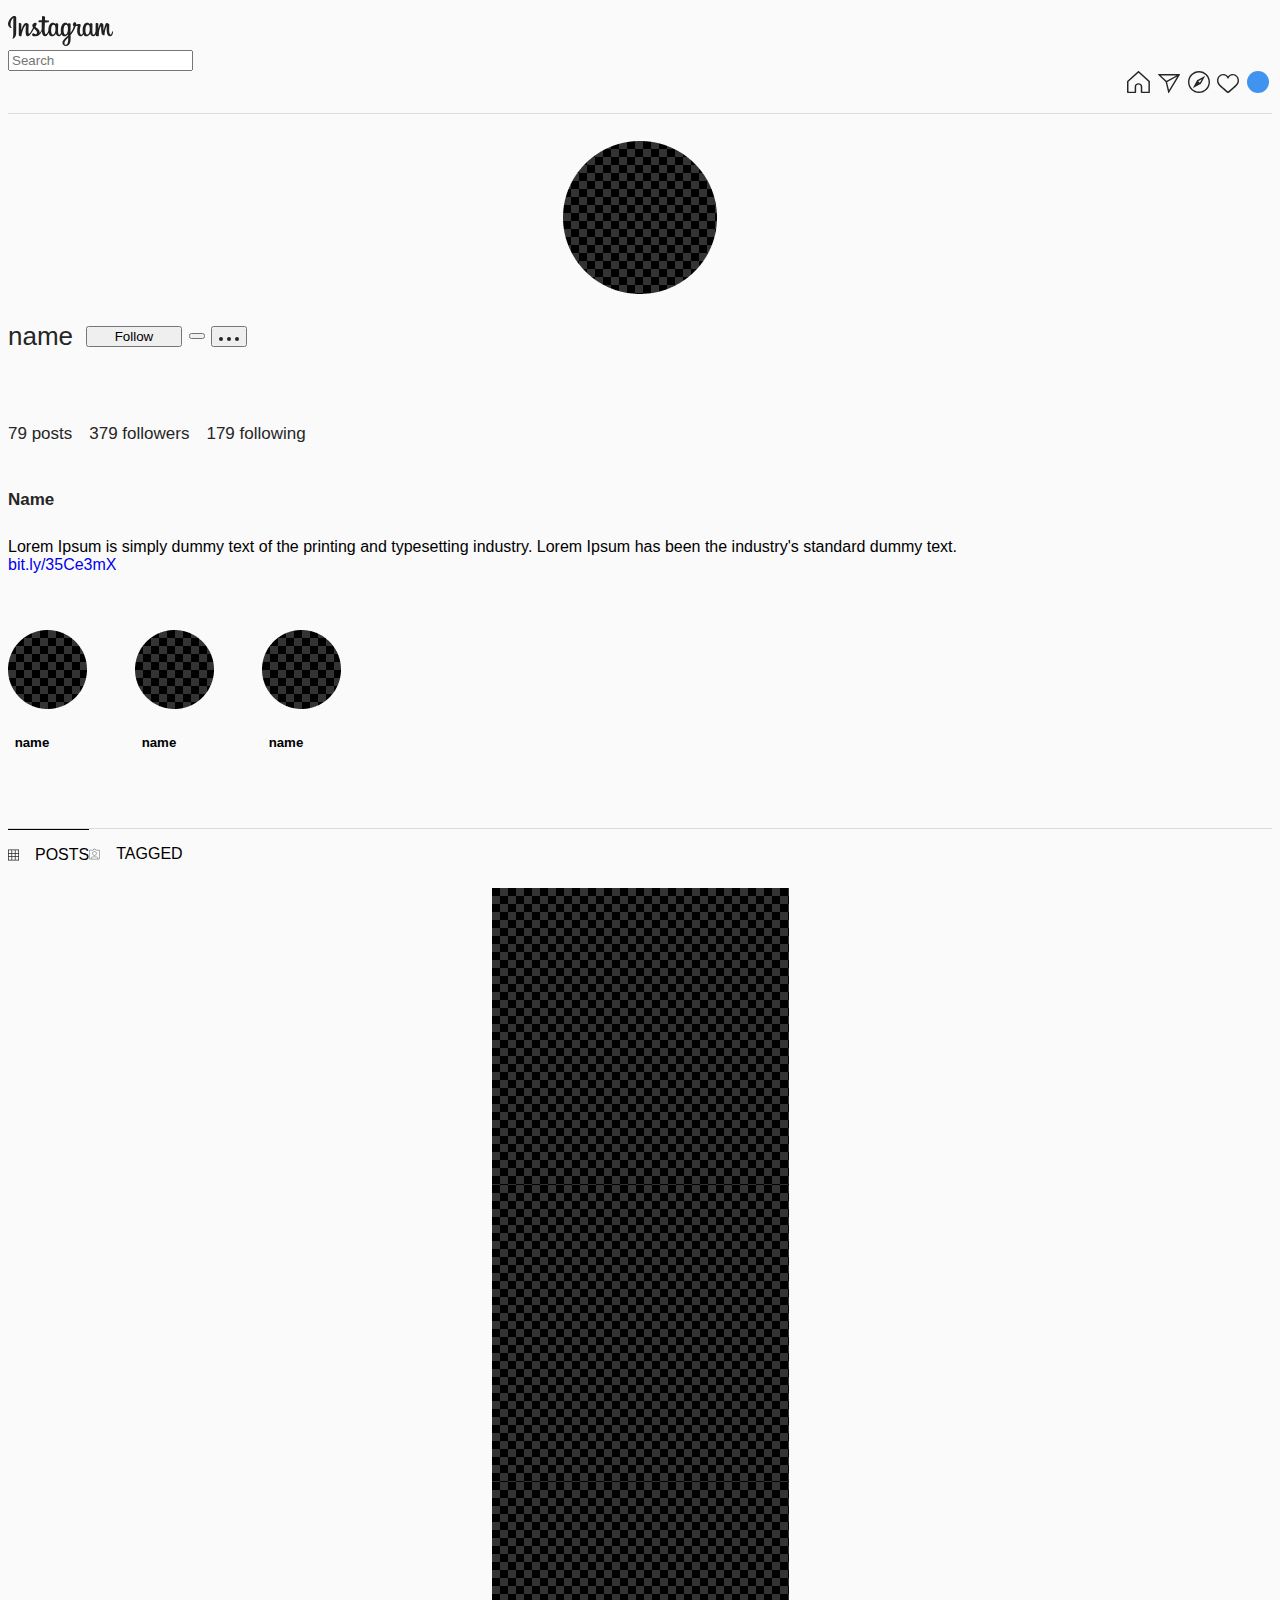
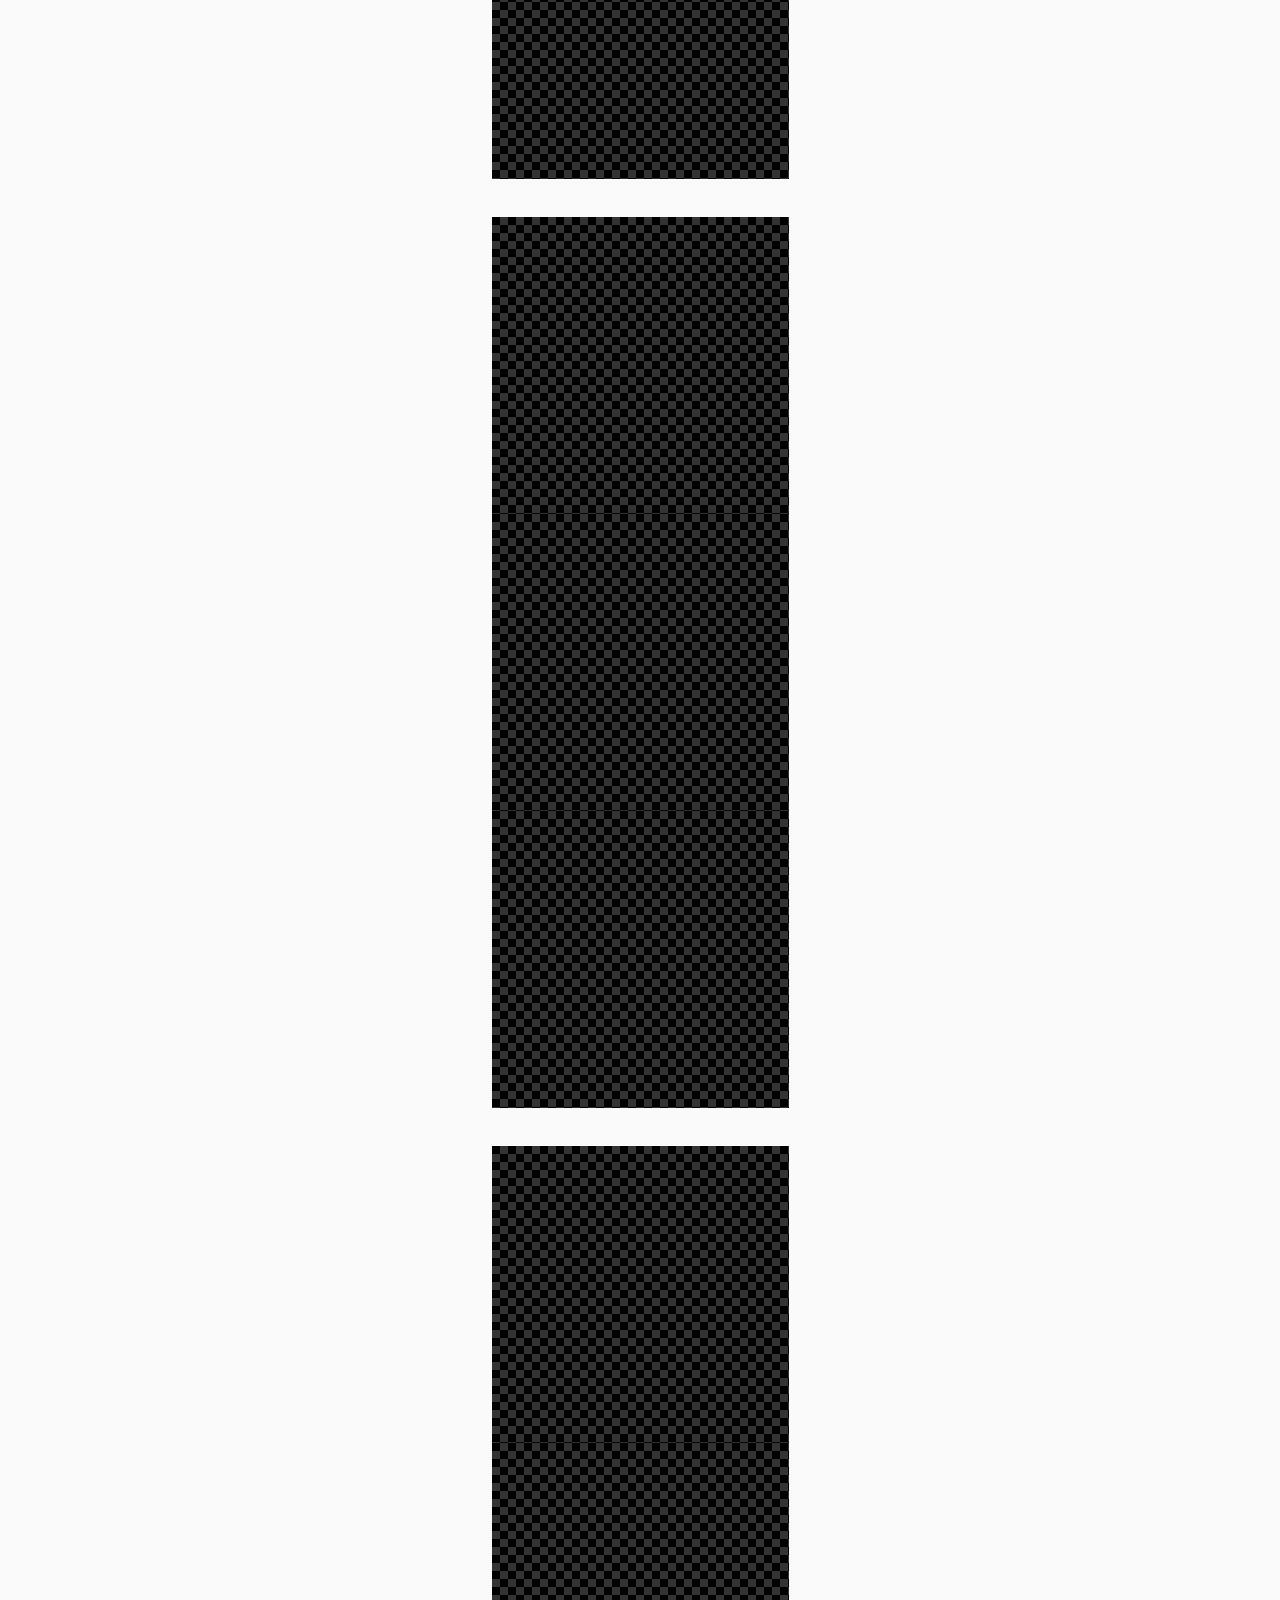
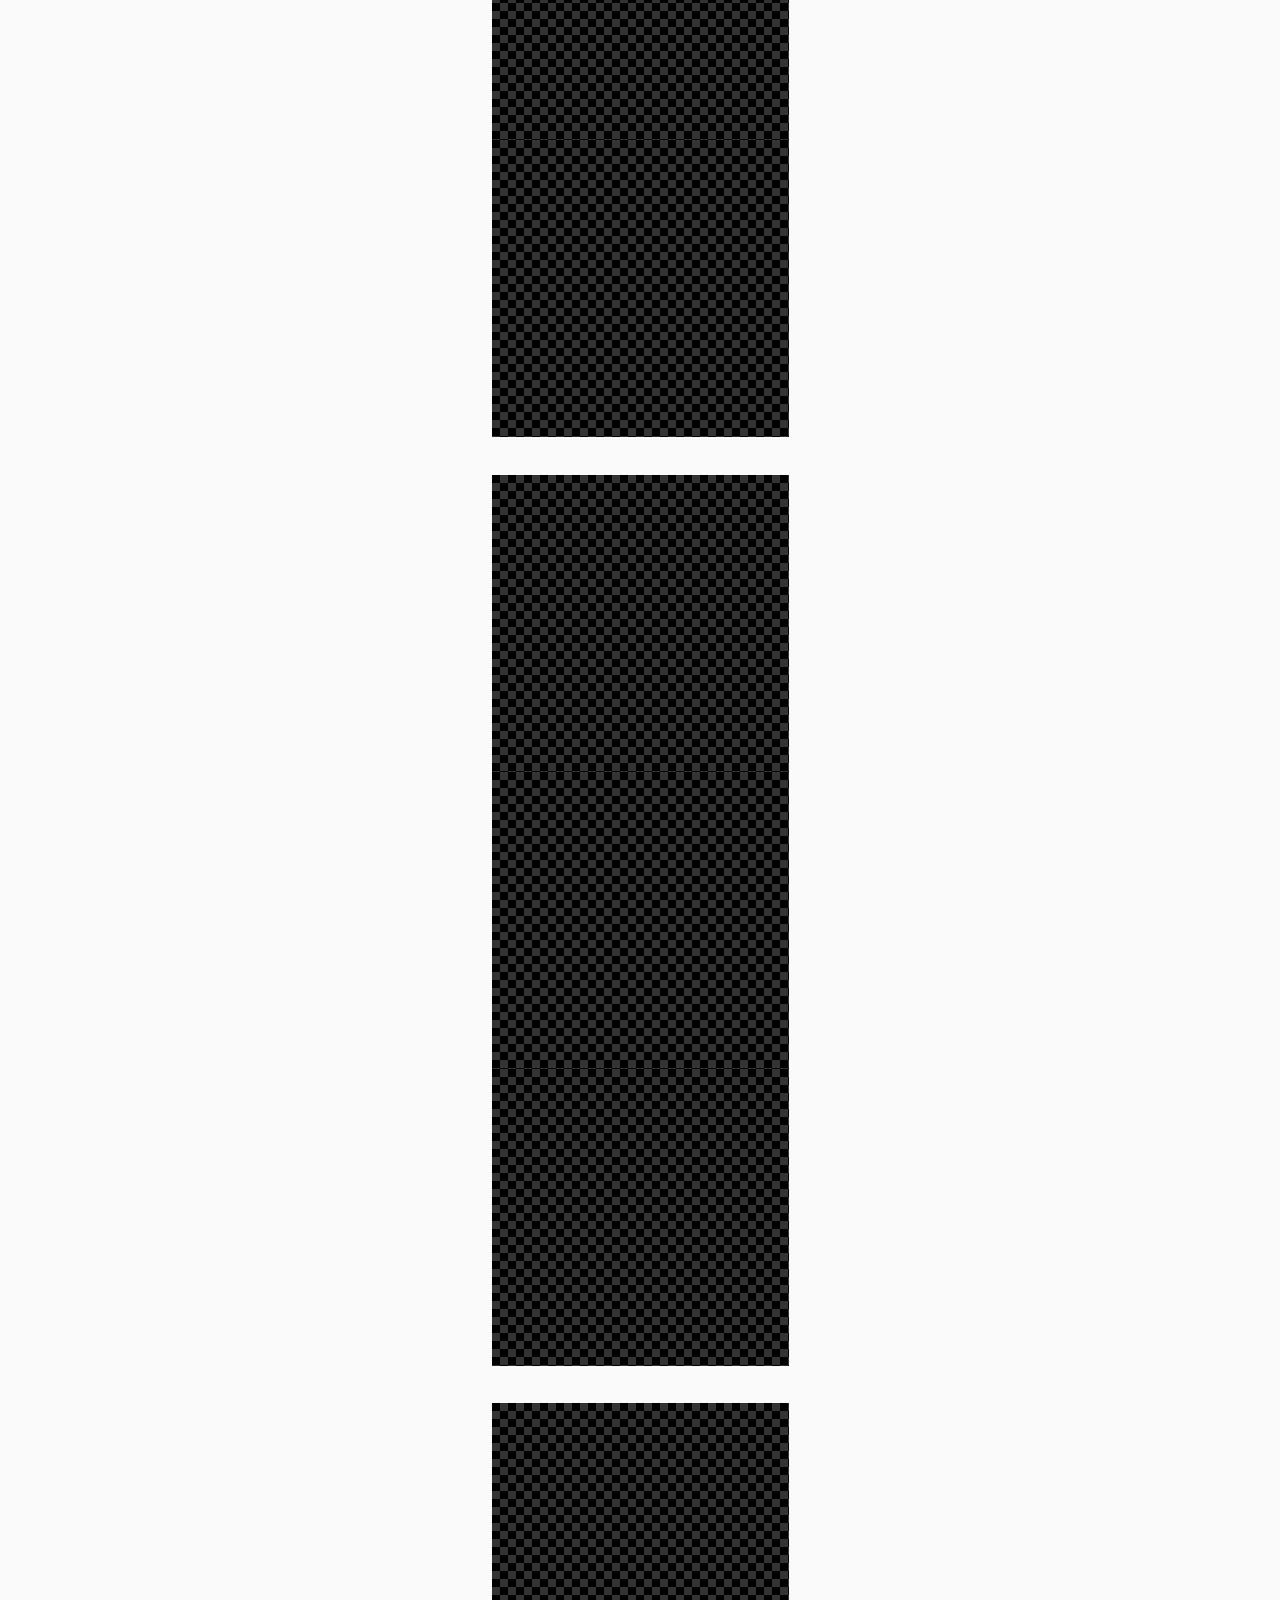
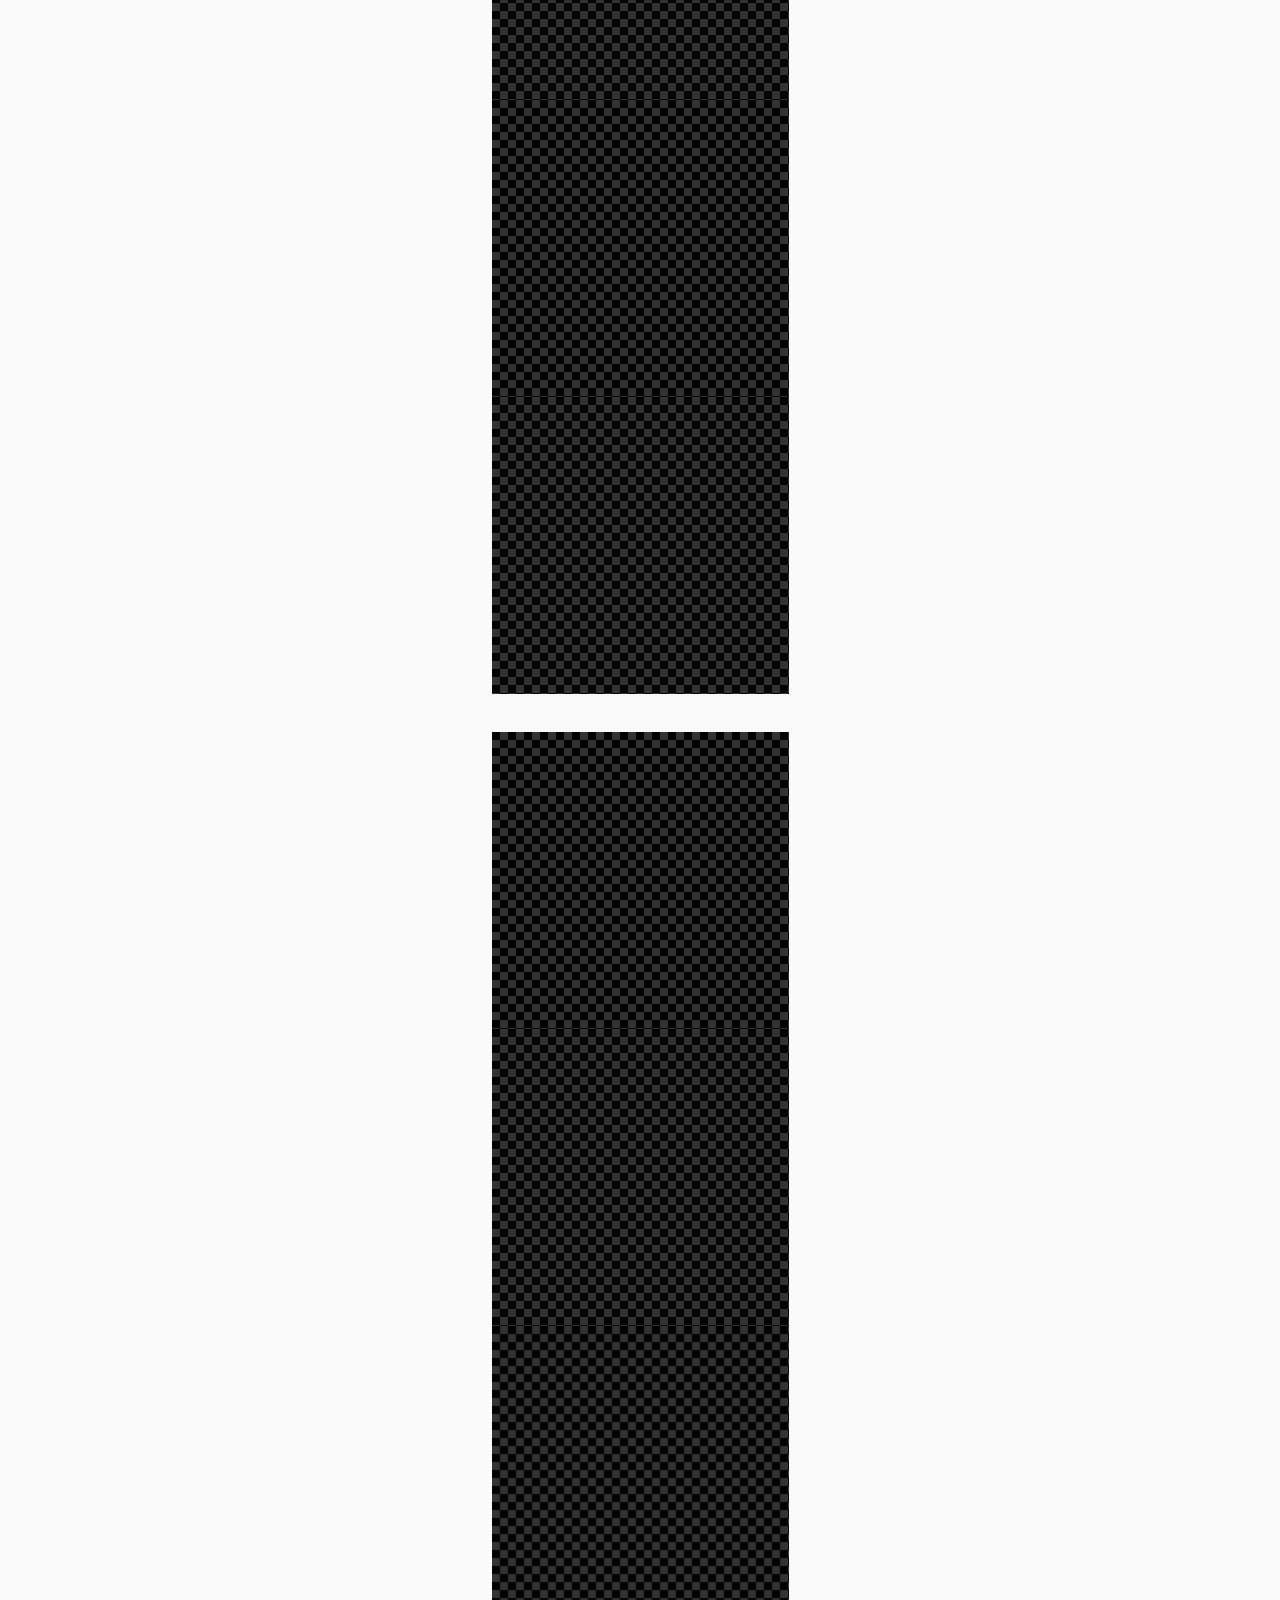
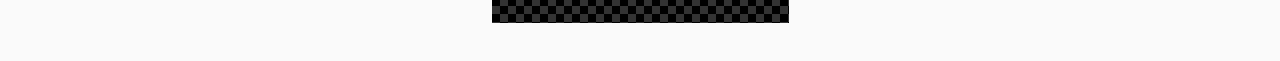
<file: hw-9-bootstrap/index.html>
<!DOCTYPE html>
<html lang="en">
<head>
    <meta charset="UTF-8">
    <meta http-equiv="X-UA-Compatible" content="IE=edge">
    <meta name="viewport" content="width=device-width, initial-scale=1.0">
    <link href="https://cdn.jsdelivr.net/npm/bootstrap@5.0.0-beta3/dist/css/bootstrap.min.css" rel="stylesheet" integrity="sha384-eOJMYsd53ii+scO/bJGFsiCZc+5NDVN2yr8+0RDqr0Ql0h+rP48ckxlpbzKgwra6" crossorigin="anonymous">
    <link rel="stylesheet" href="css/style.css">
    <title>Document</title>
</head>
<body>
    <header class="container-fluid">
        <div class="container header-content">
            <div class="row header-nav">
                <div class="col-4 m-logo">
                    <a href="#">
                        <img src="img/svg/instagram.svg" alt="logo">
                    </a>
                </div>
                <div class="col-4 m-search">
                    <form class="d-flex">
                        <input class="form-control me-2" type="search" placeholder="Search" aria-label="Search">
                        
                </div>
                <div class="col-4 m-nav-icon">
                    <nav class="nav">    
                        <a class="header-link" href="#">
                            <img src="img/svg/home.svg" alt="home-link">
                        </a>
                        <a class="header-link" href="#">
                            <img src="img/svg/telegram.svg" alt="telegram-link">
                        </a>
                        <a class="header-link" href="#">
                            <img src="img/svg/compas.svg" alt="compas-link">
                        </a>
                        <a class="header-link" href="#">
                            <img src="img/svg/heart.svg" alt="heart-icon">
                        </a>
                        <a class="header-link" href="#">
                            <img src="img/svg/circle.svg" alt="circle-icon">
                        </a>                       
                      </nav>
                </div>
            </div>
        </div>
    </header>
    <main class="container-fluid">
        <div class="container main-content">
            <div class="row">
                <div class="col-4 m-avatar">
                    <img class="avatar" src="img/png/Ellipse 36.png" alt="stories">

                </div>
                <div class="col-8">
                    <div class="m-btn">
                        <h3 class="m-name">name</h3>

                        <button type="button" class=" m-btn-follow btn btn-primary">
                            Follow
                        </button>

                        <button type="button" class="btn btn-primary dropdown-toggle"></button>
                        
                        <button type="button" class="btn m-dots-link">
                            <img src="img/svg/dots.svg" alt="dots">
                            <img src="img/svg/dots.svg" alt="dots">
                            <img src="img/svg/dots.svg" alt="dots">
                        </button>

                    </div>

                    <div class="m-follow">
                        <h5 class=>79 posts</h5>
                        <h5 class=>379 followers</h5>
                        <h5 class=>179 following</h5>
                    </div>
                    <div class="m-about">
                        <h5>Name</h5>
                        <p>Lorem Ipsum is simply dummy text of the printing and typesetting industry. Lorem Ipsum has been the industry's standard dummy text.</p>
                        <a href="#">bit.ly/35Ce3mX</a>
                    </div>

                </div>
            </div>

            <div class="row">
                <div class="col-12 stories">
                    <div class=" col-6 stories-conteiner">
                        <div class="stories-name">
                            <img src="img/png/stories.png" alt="stories-icon">
                            <h5>name</h5>
                        </div>
                        <div class="stories-name">
                            <img src="img/png/stories.png" alt="stories-icon">
                            <h5>name</h5>
                        </div>
                        <div class="stories-name">
                            <img src="img/png/stories.png" alt="stories-icon">
                            <h5>name</h5>
                        </div>
                        
            
                    </div>                   
                        
                    
                </div>
            </div>
        </div>

    </main>

    <footer class="container-fluid">
        <div class="container footer-content">
            <div class="row posts-marked">

                <div class="col-6 posts-content">
                    <div class="posts-block">
                        <img src="img/svg/cube.svg" alt="cube">
                        <p>POSTS</p>
                
                    </div>
                
                </div>

                <div class="col-6 marked-content">
                    <div class="marked-block">
                        <img src="img/svg/marked.svg" alt="marked">
                        <p>TAGGED</p>
                
                    </div>
                
                </div>
            </div>



            <div class="foto-content">
                <div class="row foto-block">
                    <div class="col-4">
                        <img class="foto-icon" src="img/png/Rectangle 70.png" alt="foto">
                    </div>
                    <div class="col-4">
                        <img class="foto-icon" src="img/png/Rectangle 70.png" alt="foto">
                    </div>
                    <div class="col-4">
                        <img class="foto-icon" src="img/png/Rectangle 70.png" alt="foto">
                    </div>
                </div>
                <div class="row foto-block">
                    <div class="col-4">
                        <img class="foto-icon" src="img/png/Rectangle 70.png" alt="foto">
                    </div>
                    <div class="col-4">
                        <img class="foto-icon" src="img/png/Rectangle 70.png" alt="foto">
                    </div>
                    <div class="col-4">
                        <img class="foto-icon" src="img/png/Rectangle 70.png" alt="foto">
                    </div>
                </div>
                <div class="row foto-block">
                    <div class="col-4">
                        <img class="foto-icon" src="img/png/Rectangle 70.png" alt="foto">
                    </div>
                    <div class="col-4">
                        <img class="foto-icon" src="img/png/Rectangle 70.png" alt="foto">
                    </div>
                    <div class="col-4">
                        <img class="foto-icon" src="img/png/Rectangle 70.png" alt="foto">
                    </div>
                </div>
                <div class="row foto-block">
                    <div class="col-4">
                        <img class="foto-icon" src="img/png/Rectangle 70.png" alt="foto">
                    </div>
                    <div class="col-4">
                        <img class="foto-icon" src="img/png/Rectangle 70.png" alt="foto">
                    </div>
                    <div class="col-4">
                        <img class="foto-icon" src="img/png/Rectangle 70.png" alt="foto">
                    </div>
                </div>
                <div class="row foto-block">
                    <div class="col-4">
                        <img class="foto-icon" src="img/png/Rectangle 70.png" alt="foto">
                    </div>
                    <div class="col-4">
                        <img class="foto-icon" src="img/png/Rectangle 70.png" alt="foto">
                    </div>
                    <div class="col-4">
                        <img class="foto-icon" src="img/png/Rectangle 70.png" alt="foto">
                    </div>
                </div>
                <div class="row foto-block">
                    <div class="col-4">
                        <img class="foto-icon" src="img/png/Rectangle 70.png" alt="foto">
                    </div>
                    <div class="col-4">
                        <img class="foto-icon" src="img/png/Rectangle 70.png" alt="foto">
                    </div>
                    <div class="col-4">
                        <img class="foto-icon" src="img/png/Rectangle 70.png" alt="foto">
                    </div>
                </div>
                
                

            </div>

        </div>


    </footer >
    
       
    <!-- bootstrap js connect -->
    <script src="https://cdn.jsdelivr.net/npm/bootstrap@5.0.0-beta3/dist/js/bootstrap.bundle.min.js"
        integrity="sha384-JEW9xMcG8R+pH31jmWH6WWP0WintQrMb4s7ZOdauHnUtxwoG2vI5DkLtS3qm9Ekf"
        crossorigin="anonymous"></script>
</body>
</html>
</file>
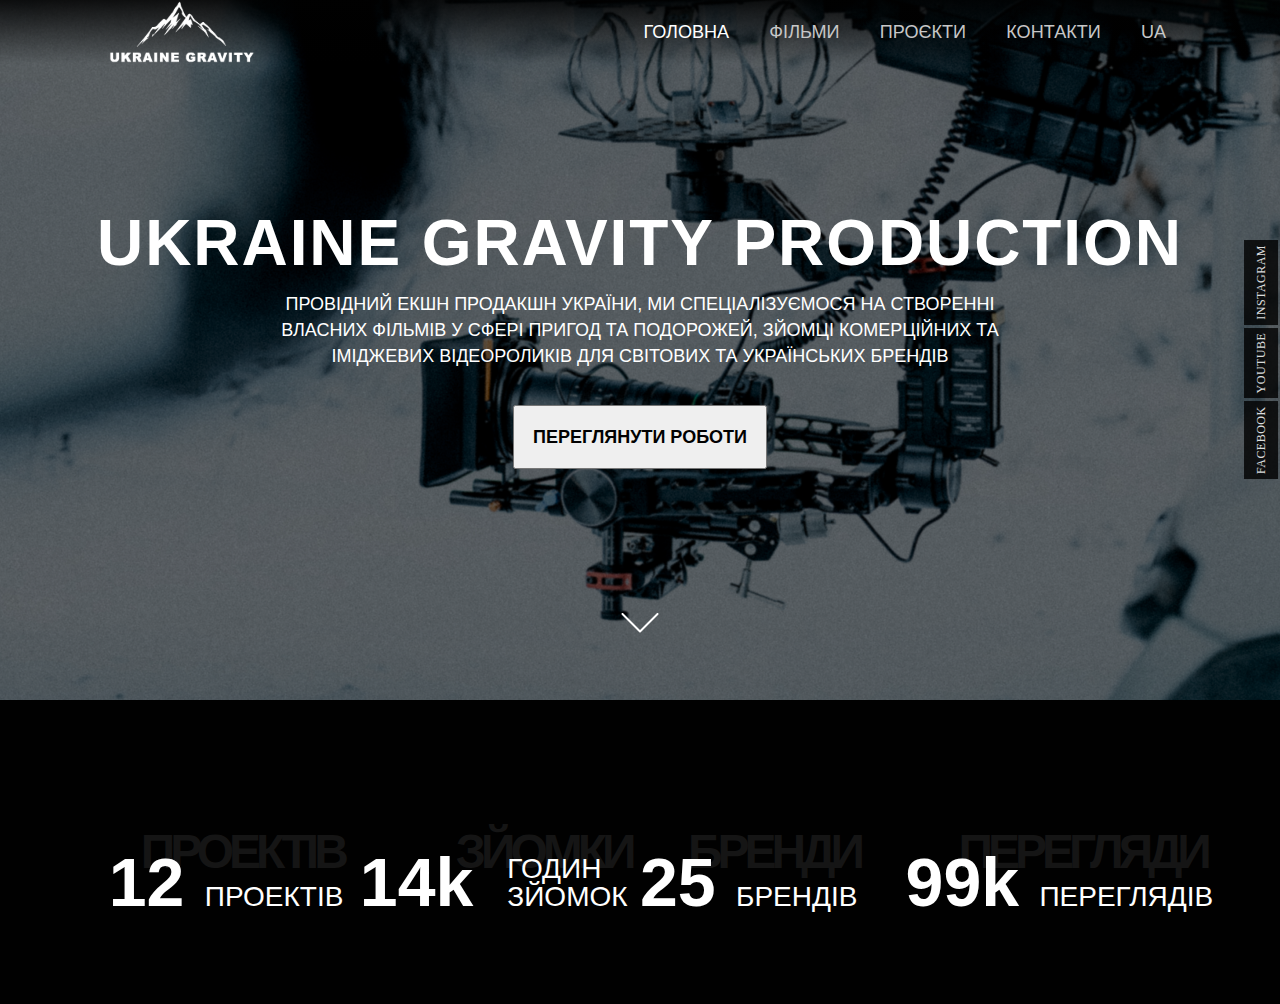
<file: UA Gravity/index.html>
<!DOCTYPE html>
<html lang="en">
<head>
    <meta charset="UTF-8">
    <meta http-equiv="X-UA-Compatible" content="IE=edge">
    <meta name="viewport" content="width=device-width, initial-scale=1.0">
    <link rel="stylesheet" href="css/resset.css">
    <link rel="stylesheet" href="css/style.css">
    <title>Document</title>
</head>
<body>
    <!-- header start -->
    <header class="header">
        <div class="nav-block">
            <div class="header-link">
                <div class="header-logo">
                    <a href="#">
                        <img class="logo-img" src="svg/logo.svg" alt="logo">
                    </a>
                </div>
                <div class="link-menu">
                    <a class="link-menu-link link-active" href="#">
                        <span>головнa</span>
                    </a>
                    <a class="link-menu-link" href="#">
                        <span>фільми</span>
                    </a>
                    <a class="link-menu-link" href="#">
                        <span>проєкти</span>
                    </a>
                    <a class="link-menu-link" href="#">
                        <span>контакти</span>
                    </a>
                    <a class="link-menu-link" href="#">
                        <span>ua</span>
                    </a>
                </div>
                <div class="link-menu-burger">
                    <a class="link-menu-link" href="#">
                        <span>ua</span>
                    </a>
                    <a href="#">
                        <img src="svg/List.svg" alt="list-menu">
                    </a>

                </div>
            </div>

        </div>
        
        <div class="header-title">
            <h1 class="header-title-content">Ukraine gravity production </h1>
            <p class="header-subtitle">
                провідний екшн продакшн України, ми спеціалізуємося на створенні<br>
                власних фільмів у сфері пригод та подорожей, зйомці комерційних та<br>
                іміджевих відеороликів для світових та українських брендів
            </p>
            <button class="btn btn-header">
                ПЕРЕГЛЯНУТИ РОБОТИ
            </button>
            <a href="#">
                <img src="svg/arrow-down.svg" alt="arrow-down">
            </a>
        </div>
        <div class="link-social">
            <a class="link-social-link" href="#">
                <span>facebook</span>
            </a>
            <a class="link-social-link" href="#">
                <span>youtube</span>
            </a>
            <a class="link-social-link" href="#">
                <span>instagram</span>
            </a>
        </div>
    </header>
    <!-- header end -->

    <!-- maine start -->
    <main class="main">
        <div class="contant statistic-block">
            <div class="statistic-content statistic-content-left">
                <div class="number number-project">
                    <h2 class="bg-statistic">проектів</h2>
                    <div class="statistic">
                        <h2 class="title-statistic">12</h2>
                        <p class="subtitle-statistic">ПРОЕКТІВ</p>
                    </div>
                </div>
    
                <div class="number number-filming">
                    <h2 class="bg-statistic bg-statistic-filming">зйомКИ</h2>
                    <div class="statistic">
                        <h2 class="title-statistic">14k</h2>
                        <p class="subtitle-statistic">ГОДИН
                            ЗЙОМОК</p>
                    </div>
                </div>
            </div>
            

            <div class="statistic-content statistic-content-right">
                <div class="number number-brand">
                    <h2 class="bg-statistic bg-statistic-filming">бренди</h2>
                    <div class="statistic">
                        <h2 class="title-statistic">25</h2>
                        <p class="subtitle-statistic">БРЕНДІВ</p>
                    </div>
                </div>
                
                <div class="number number-views">
                    <h2 class="bg-statistic bg-statistic-filming">ПЕРЕГЛЯДИ</h2>
                    <div class="statistic">
                        <h2 class="title-statistic">99k</h2>
                        <p class="subtitle-statistic">ПЕРЕГЛЯДІВ</p>
                    </div>
                </div>
            </div >
            
            
            


        </div>

    </main>
    <!-- maine end -->
    
</body>
</html>
</file>
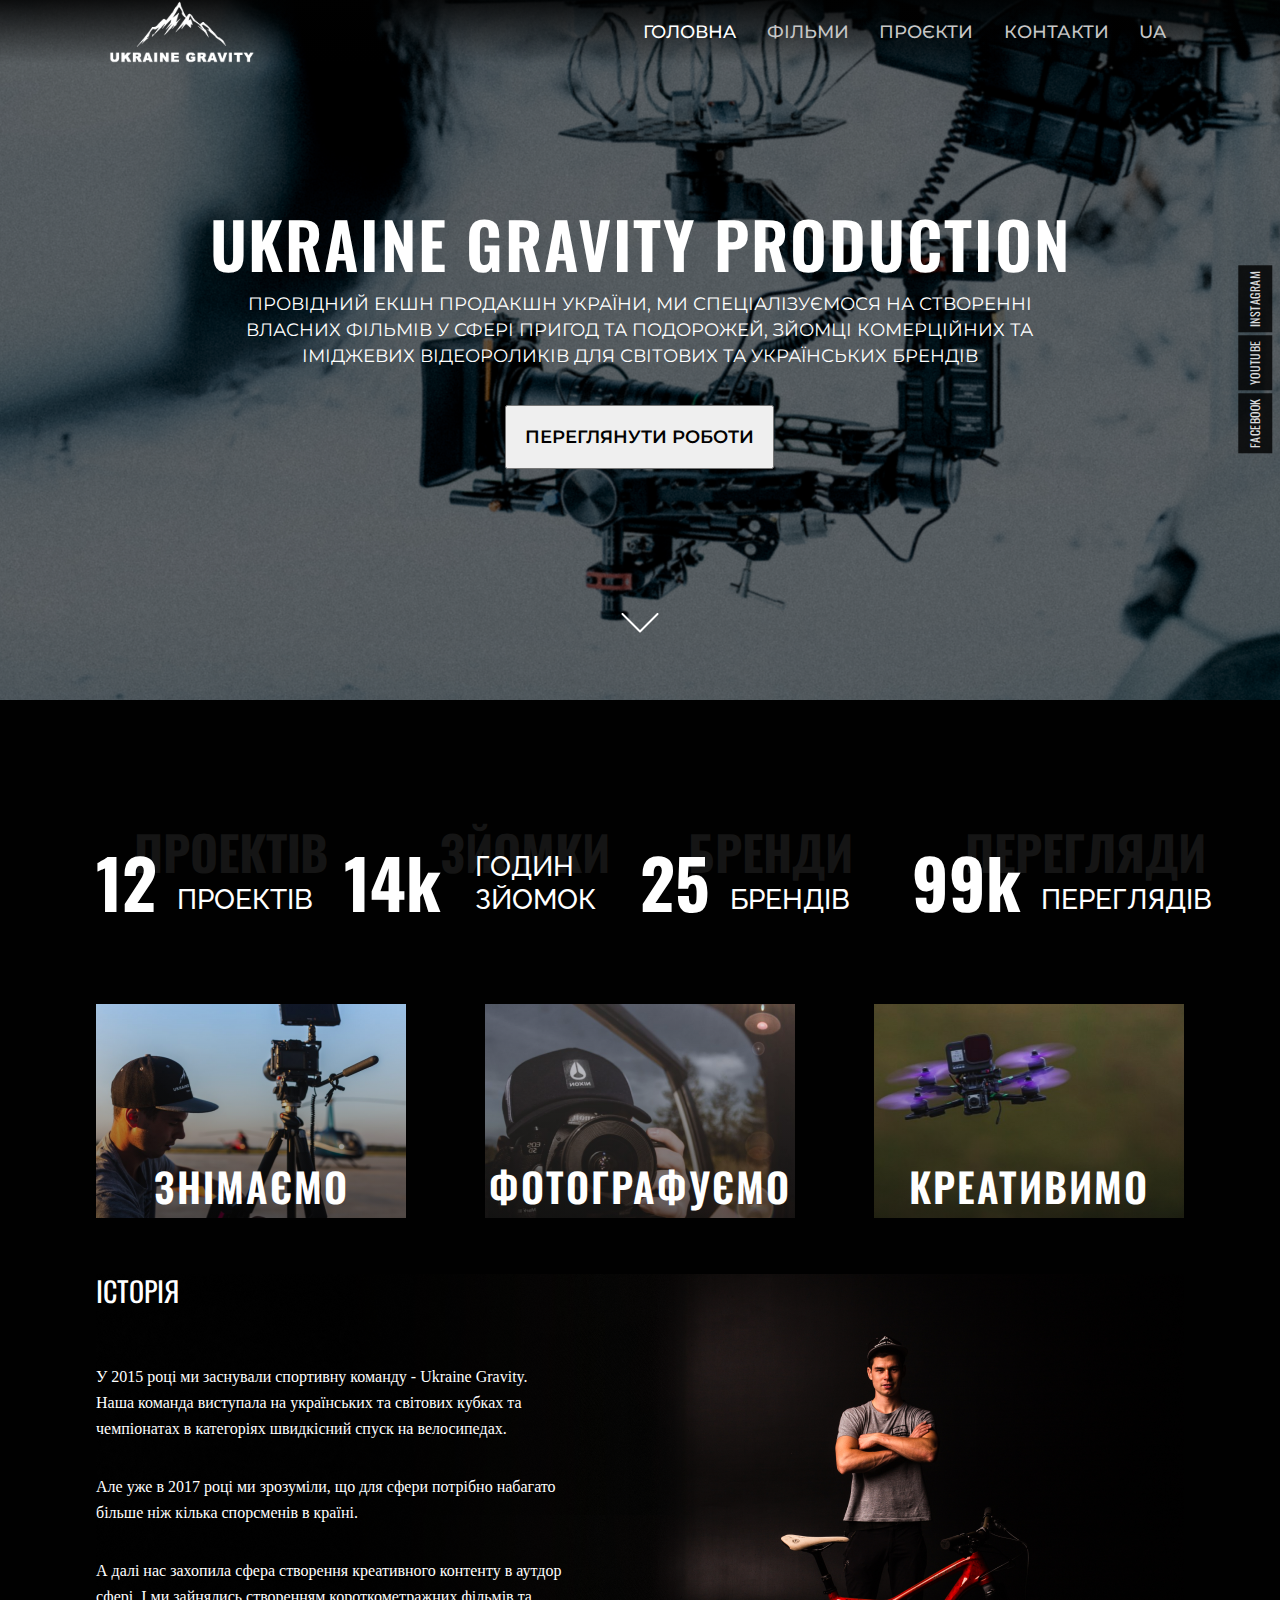
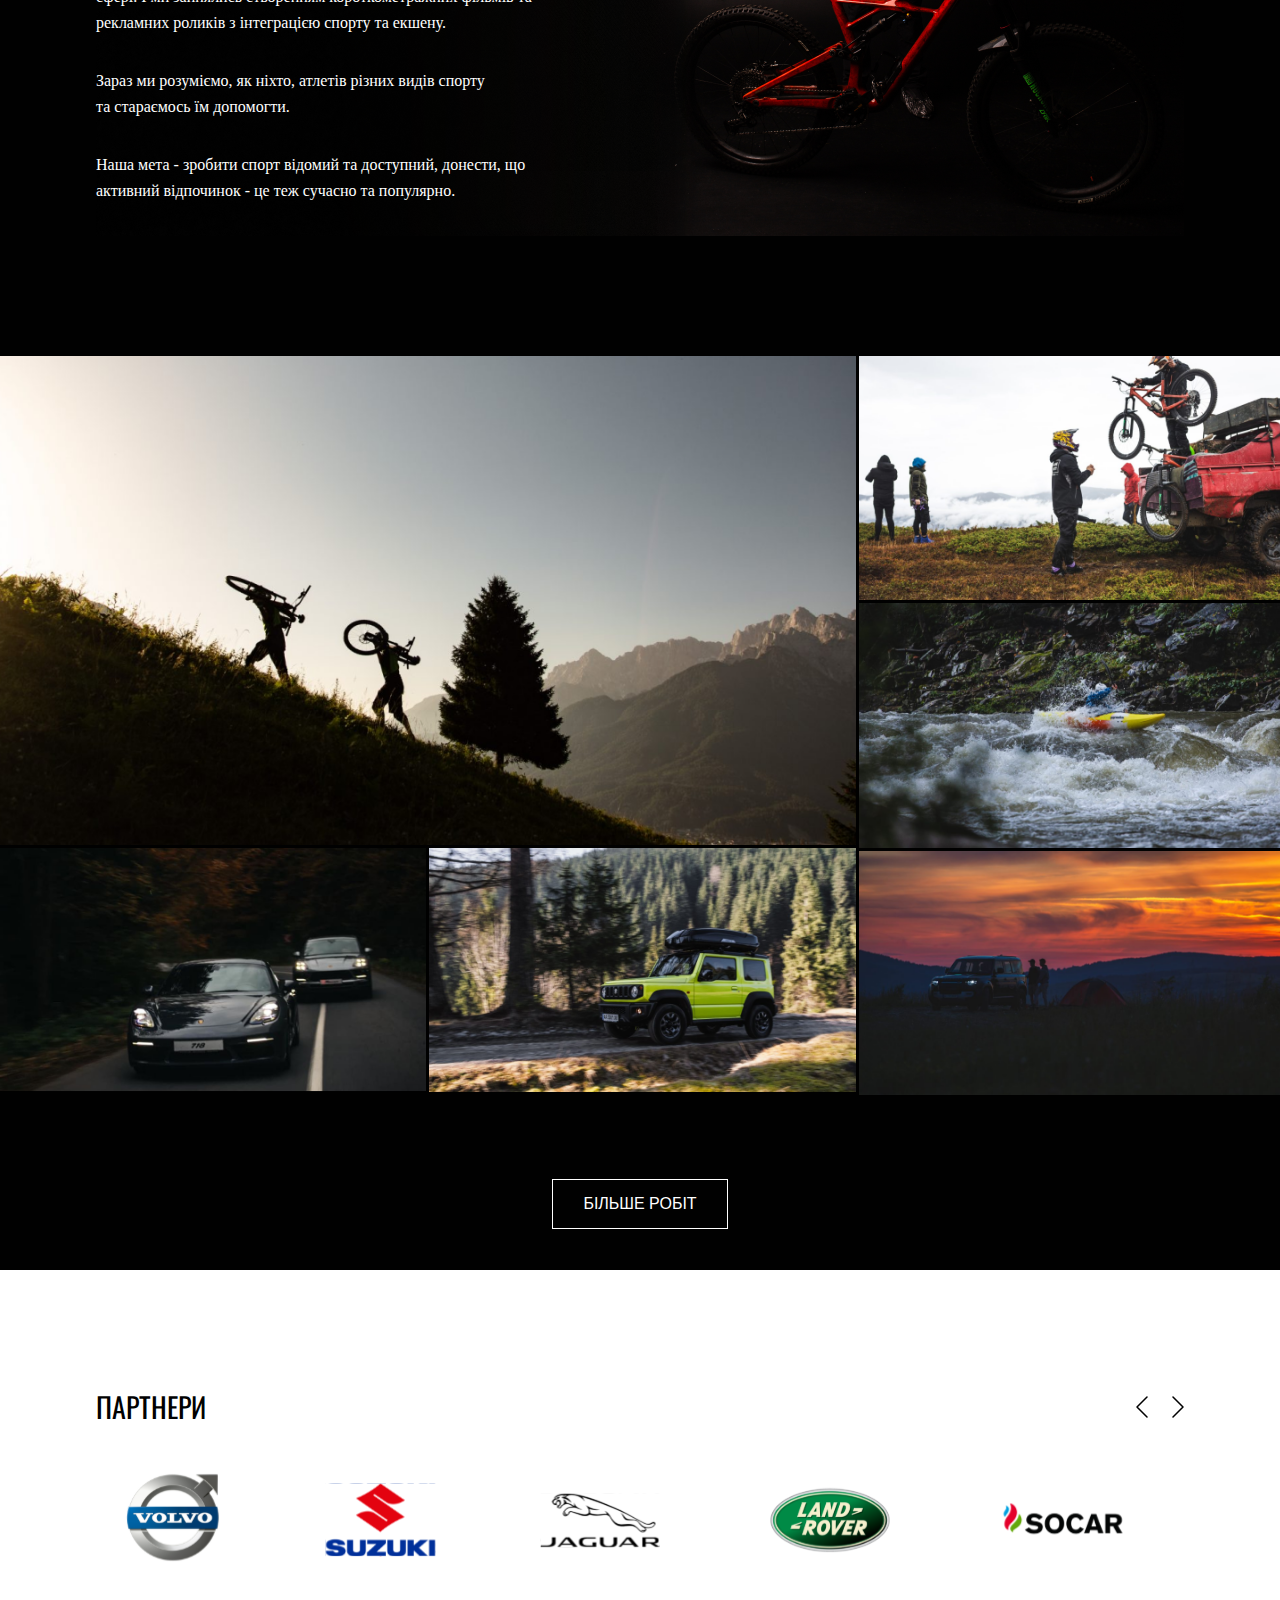
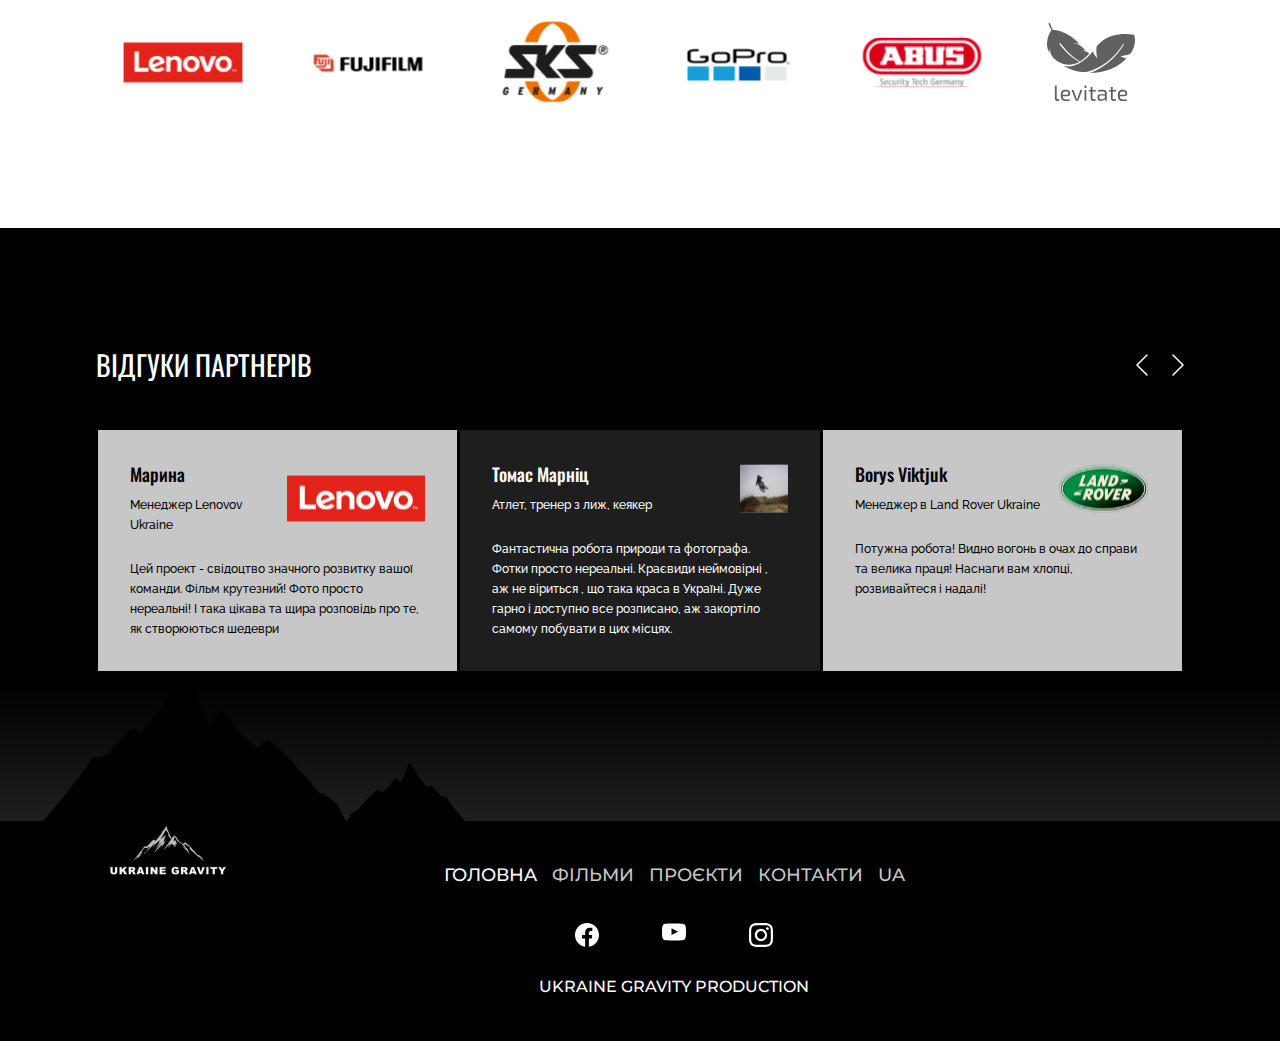
<file: UA-Gravity/index.html>
<!DOCTYPE html>
<html lang="en">
<head>
    <meta charset="UTF-8">
    <meta http-equiv="X-UA-Compatible" content="IE=edge">
    <meta name="viewport" content="width=device-width, initial-scale=1.0">
    <link rel="preconnect" href="https://fonts.gstatic.com">
    <link
        href="https://fonts.googleapis.com/css2?family=Montserrat:wght@500;600&family=Oswald:wght@400;500;600;700&family=Raleway:wght@500&display=swap"
        rel="stylesheet">
    <link rel="stylesheet" href="css/resset.css">
    <link rel="stylesheet" href="css/style.css">
    <title>Document</title>
</head>
<body>
    <!-- header start -->
    <header class="header">
        <div class="nav-block">
            <div class="header-link">
                <div class="header-logo">
                    <a href="#">
                        <img class="logo-img" src="svg/logo.svg" alt="logo">
                    </a>
                </div>
                <div class="link-menu">
                    <a class="link-menu-link link-active" href="#">
                        <span>головнa</span>
                    </a>
                    <a class="link-menu-link" href="#">
                        <span>фільми</span>
                    </a>
                    <a class="link-menu-link" href="#">
                        <span>проєкти</span>
                    </a>
                    <a class="link-menu-link" href="#">
                        <span>контакти</span>
                    </a>
                    <a class="link-menu-link" href="#">
                        <span>ua</span>
                    </a>
                </div>
                <div class="link-menu-burger">
                    <a class="link-menu-link" href="#">
                        <span>ua</span>
                    </a>
                    <a href="#">
                        <img src="svg/List.svg" alt="list-menu">
                    </a>

                </div>
            </div>

        </div>
        
        <div class="header-title">
            <h1 class="header-title-content">
                Ukraine gravity production
            </h1>
            <p class="header-subtitle">
                провідний екшн продакшн України, ми спеціалізуємося на створенні<br>
                власних фільмів у сфері пригод та подорожей, зйомці комерційних та<br>
                іміджевих відеороликів для світових та українських брендів
            </p>
            <button class="btn btn-header">
                ПЕРЕГЛЯНУТИ РОБОТИ
            </button>
            <a href="#">
                <img src="svg/arrow-down.svg" alt="arrow-down">
            </a>
        </div>
        <div class="link-social">
            <a class="link-social-link" href="#">
                <span>facebook</span>
            </a>
            <a class="link-social-link" href="#">
                <span>youtube</span>
            </a>
            <a class="link-social-link" href="#">
                <span>instagram</span>
            </a>
        </div>
    </header>
    <!-- header end -->

    <!-- maine start -->
    <main class="main">

        <!-- statistic start -->

        <div class="contant statistic-block">

            <div class="statistic-content statistic-content-left">
                <div class="number number-project">
                    <h2 class="bg-statistic bg-statistic-project">
                        проектів
                    </h2>
                    <div class="statistic">
                        <h2 class="title-statistic">
                            12
                        </h2>
                        <p class="subtitle-statistic">
                            ПРОЕКТІВ
                        </p>
                    </div>
                </div>
    
                <div class="number number-filming">
                    <h2 class="bg-statistic bg-statistic-filming">
                        зйомКИ
                    </h2>
                    <div class="statistic">
                        <h2 class="title-statistic">
                            14k
                        </h2>
                        <p class="subtitle-statistic">
                            ГОДИН ЗЙОМОК
                        </p>
                    </div>
                </div>
            </div>
            

            <div class="statistic-content statistic-content-right">
                <div class="number number-brand">
                    <h2 class="bg-statistic bg-statistic-filming">
                        бренди
                    </h2>
                    <div class="statistic">
                        <h2 class="title-statistic">
                            25
                        </h2>
                        <p class="subtitle-statistic">
                            БРЕНДІВ
                        </p>
                    </div>
                </div>
                
                <div class="number number-views">
                    <h2 class="bg-statistic bg-statistic-filming">
                        ПЕРЕГЛЯДИ
                    </h2>
                    <div class="statistic">
                        <h2 class="title-statistic">
                            99k
                        </h2>
                        <p class="subtitle-statistic">
                            ПЕРЕГЛЯДІВ
                        </p>
                    </div>
                </div>
            </div >
        </div>
       
        
        <div class="contant card-content">                       
            <div class="filming">
                <div class="filming-content">
                    <h2 class="card-title card-title-filming">знімаємо</h2>
                </div>        
                
            </div>
            <div class="foto">
                <div class="foto-content">
                    <h2 class="card-title card-title-foto">ФОТОГРАФУЄМО</h2>
                </div>                                
            </div>

            <div class="creative">
                <div class="creative-content">
                    <h2 class="card-title card-title-creative">креативимо</h2>
                </div>                        
            </div>
        </div>
        <!-- statistic end -->

        <!-- history start -->
        <div class="contant history">
            <div class="history-content">
        
                <div class="history-content-title">
                    <h2 class="history-title">
                        історія
                    </h2>
        
                    <p class="history-subtitle">
                        У 2015 році ми заснували спортивну команду - Ukraine Gravity. <br>
                        Наша команда виступала на українських та світових кубках та<br> чемпіонатах в категоріях швидкісний
                        спуск на
                        велосипедах.
                    </p>
                    <p class="history-subtitle">
                        Але уже в 2017 році ми зрозуміли, що для сфери потрібно набагато<br> більше ніж кілька спорсменів в
                        країні.
                    </p>
                    <p class="history-subtitle">
                        А далі нас захопила сфера створення креативного контенту в аутдор<br> сфері. І ми зайнялись створенням
                        короткометражних
                        фільмів та<br> рекламних роликів з інтеграцією спорту та екшену.
                    </p>
                    <p class="history-subtitle">
                        Зараз ми розуміємо, як ніхто, атлетів різних видів спорту<br> та стараємось їм допомогти.
                    </p>
                    <p class="history-subtitle">
                        Наша мета - зробити спорт відомий та доступний, донести, що<br> активний відпочинок - це теж сучасно та
                        популярно.
                    </p>
                </div>
                
        
            </div>
        </div>
        <!-- history end -->

        <!-- project start -->
        <div class="project">

            <div class="project-box">
                <div class="project-card__left-content">

                    <div class="project__top-left">
                        <div class="project-hov">
                            <h2 class="project-title">
                                DISCOVER UKRAINE SVYDOVETS’
                            </h2>
                            <div class="btn-hov">
                                <button class="btn btn-hov-view">
                                    ПЕРЕГЛЯНУТИ пРОЄКТ
                                </button>
                            </div>                          
                        </div>
                    </div>

                    <div class="project__bottom-left">
                        <div class="project-left-card">
                            <div class="project-hov">
                                <h2 class="project-title">
                                    Porsche Ukraine
                                </h2>
                                <div class="btn-hov">
                                    <button class="btn btn-hov-view">
                                        ПЕРЕГЛЯНУТИ пРОЄКТ
                                    </button>
                                </div>                          
                            </div>
                        </div>

                        <div class="project-right-card">
                            <div class="project-hov">
                                <h2 class="project-title">
                                    MOUNTAIN ISOLATION
                                </h2>
                                <div class="btn-hov">
                                    <button class="btn btn-hov-view">
                                        ПЕРЕГЛЯНУТИ пРОЄКТ
                                    </button>
                                </div>                          
                            </div>
                        </div>

                    </div>
                </div>
        
                <div class="project-card__right-content">

                    <div class="project-right__top">
                        <div class="project-hov">
                            <h2 class="project-title">
                                UKRAINE GRAVITY 
                                ТА НАЙКРАЩИЙ ПІЛОТ FPV В УКРАЇНІ 
                                DOROSH.RAW
                            </h2>
                            <div class="btn-hov">
                                <button class="btn btn-hov-view">
                                    ПЕРЕГЛЯНУТИ пРОЄКТ
                                </button>
                            </div>                          
                        </div>
                    </div>

                    <div class="project-right__center">
                        <div class="project-hov">
                            <h2 class="project-title">
                                DISCOVER UKRAINE SVYDOVETS’
                            </h2>
                            <div class="btn-hov">
                                <button class="btn btn-hov-view">
                                    ПЕРЕГЛЯНУТИ пРОЄКТ
                                </button>
                            </div>                          
                        </div>
                    </div>

                    <div class="project-right__bottom">
                        <div class="project-hov">
                            <h2 class="project-title">
                                DISCOVER UKRAINE 2.0
                            </h2>
                            <div class="btn-hov">
                                <button class="btn btn-hov-view">
                                    ПЕРЕГЛЯНУТИ пРОЄКТ
                                </button>
                            </div>                          
                        </div>
                    </div>  

                </div>                            
            </div>

            <div class="project-responsive">

                <div class="discover-content">
                    <a href="#">
                        <div class="project-responsive__content">
                            <h2 class="project-responsive__title">
                                DISCOVER UKRAINE SVYDOVETS’
                            </h2>
                        </div>
                    </a>
                    
                </div>

                <div class="mountein-content">
                    <a href="#">
                        <div class="project-responsive__content">
                            <h2 class="project-responsive__title">
                                MOUNTAIN ISOLATION
                            </h2>
                        </div>
                    </a>
                    
                </div>

                <div class="ukraine-content">
                    <a href="#">
                        <div class="project-responsive__content">
                            <h2 class="project-responsive__title">
                                DISCOVER UKRAINE 2.0
                            </h2>
                        </div>
                    </a>
                    
                </div>

                <div class="gravity-content">
                    <div class="project-responsive__content">
                        <a href="#">
                            <h2 class="project-responsive__title">
                                UKRAINE GRAVITY 
                                ТА НАЙКРАЩИЙ ПІЛОТ FPV В УКРАЇНІ 
                                DOROSH.RAW
                            </h2>
                        </a>
                        
                    </div>
                </div>

                <div class="porche-content">
                    <a href="#">
                        <div class="project-responsive__content">
                            <h2 class="project-responsive__title">
                                Porsche Ukraine
                            </h2>
                        </div>
                    </a>
                    
                </div>

            </div>

            <div class="project-btn">
                <button class="btn btn-project">
                    БІЛЬШЕ РОБІТ
                </button>
            </div>         

        </div>
        <!-- project end -->
    </main>
    <!-- maine end -->

    <!-- footer start -->
    <footer>
        <div class="all-partners-content">
            <div class="contant partners">
                <div class="partners-title">
                    <h2 class="partners-title__title">
                        ПАРТНЕРИ
                    </h2>
                    <div class="patners-slide">
                        <a href="#">
                            <img class="slide-arrow" src="svg/left-arrow.svg" alt="left-slider">
                        </a>
                        <a href="#">
                            <img class="slide-arrow" src="svg/right-arrow.svg" alt="right-slider">
                        </a>
                    </div>
                </div>
                <div class="partners-icon">
                    <div class="partners-icon-top">
                        <a href="#">
                            <img class="partners-img" src="img/prtnrs-img/1200px-Volvo_Logo (1).svg" alt="vovlvo">
                        </a>
                        <a href="#">
                            <img class="partners-img" src="img/prtnrs-img/1280px-Suzuki_logo_2 1 (1).svg" alt="suzuki">
                        </a>
                        
                        <a href="#">
                            <img class="partners-img" src="img/prtnrs-img/Jaguar USA Logo (1).svg" alt="Jaguar">
                        </a>
                        <a href="#">
                            <img class="partners-img" src="img/prtnrs-img/1200px-Logo_of_Land_Rover,_a_British_marque (1).svg" alt="land-rover">
                        </a>
                        <a href="#">
                            <img class="partners-img" src="img/prtnrs-img/Socar Logo.svg" alt="Socar">
                        </a>
                    </div>

                    <div class="partners-icon-boottom">
                        <a href="#">
                            <img class="partners-img" src="img/prtnrs-img/Lenovo Logo.svg" alt="Lenovo">
                        </a>
                        <a href="#">
                            <img class="partners-img" src="img/prtnrs-img/fujifilm-9-logo-png-transparent 1.svg" alt="fujifilm">
                        </a>
                        <a href="#">
                            <img class="partners-img" src="img/prtnrs-img/SKS-Logo 1.svg" alt="SKS-Logo">
                        </a>
                        <a href="#">
                            <img class="partners-img" src="img/prtnrs-img/gopro_logo_PNG15 1.svg" alt="gopro">
                        </a>
                        <a href="#">
                            <img class="partners-img" src="img/prtnrs-img/ABUS August Bremicker Söhne Logo.svg" alt="ABUS">
                        </a>
                        <a href="#">  
                            <img class="partners-img" src="img/prtnrs-img/levitate.svg" alt="levitate">
                        </a>
                    </div>
                </div>

                <div class="partners-responsive-icon">
                    <div class="partners-icon-top">

                        <a href="#">
                            <img class="partners-img" src="img/prtnrs-img/porsche-svg 1 (1).svg" alt="porche">
                        </a>

                        <a href="#">
                            <img class="partners-img" src="img/prtnrs-img/Jaguar USA Logo (1).svg" alt="Jaguar">
                        </a>

                        <a href="#">
                            <img class="partners-img" src="img/prtnrs-img/1280px-Suzuki_logo_2 1 (1).svg" alt="suzuki">
                        </a>
                        
                    </div>

                    <div class="partners-icon-boottom">

                        <a href="#">
                            <img class="partners-img" src="img/prtnrs-img/1200px-Volvo_Logo (1).svg" alt="vovlvo">
                        </a>

                        <a href="#">
                            <img class="partners-img" src="img/prtnrs-img/1200px-Logo_of_Land_Rover,_a_British_marque (1).svg" alt="land-rover">
                        </a>

                        <a href="#">
                            <img class="partners-img" src="img/prtnrs-img/Socar Logo.svg" alt="Socar">
                        </a>

                    </div>
                </div>
    
            </div>
        </div>

        <div class="contant reviews">
            <div class="reviews-box">
                <div class="partners-title reviews-title">
                    <h2 class="reviews-title__title">
                        ВІДГУКИ партнерів
                    </h2>

                    <div class="patners-slide">

                        <a href="#">
                            <img class="slide-arrow" src="svg/left-w-arrow.svg" alt="left-slider">
                        </a>

                        <a href="#">
                            <img class="slide-arrow" src="svg/right-w-arrow.svg" alt="right-slider">
                        </a>

                    </div>
                </div>

                <div class="reviews-card">
                    <div class="reviews-left">
                        <div class="reviews-card-in">

                            <div class="card-in">
                                <div class="card-title">
                                    <h3 class="title-card">
                                        Марина
                                    </h3>
                                    <p class="subtitle-card">
                                        Менеджер Lenovov Ukraine
                                    </p>
                                </div>

                                <img src="svg/Lenovo Logo (1).svg" alt="lenovo">
                            </div>

                            <p class="subttle-reviews">
                                Цей проект - свідоцтво значного розвитку вашої команди.
                                Фільм крутезний!
                                Фото просто нереальні!
                                І така цікава та щира розповідь про те, як створюються шедеври 
                            </p>

                        </div>                      
                    </div>
                    <div class="reviews-center">
                        <div class="reviews-card-in">
                            <div class="card-in">
                                <div class="card-title">

                                    <h3 class="title-card center">
                                        Томас Марніц
                                    </h3>

                                    <p class="subtitle-card center">
                                        Атлет, тренер з лиж, кеякер
                                    </p>

                                </div>

                                <img src="svg/bike.svg" alt="bike">
                            </div>

                            <p class="subttle-reviews center">
                                Фантастична робота природи та фотографа.
                                Фотки просто нереальні. Краєвиди неймовірні , аж не віриться , що така
                                краса в Україні.
                                Дуже гарно і доступно все розписано, аж закортіло самому побувати в цих місцях.

                            </p>
                            
                        </div>
                       
                    </div>
                    <div class="reviews-right">
                        <div class="reviews-card-in">
                            <div class="card-in">
                                <div class="card-title">

                                    <h3 class="title-card">
                                        Borys Viktjuk
                                    </h3>

                                    <p class="subtitle-card">
                                        Менеджер в Land Rover Ukraine
                                    </p>

                                </div>

                                <img src="svg/land-rover.svg" alt="land-rover">
                            </div>

                            <p class="subttle-reviews">
                                Потужна робота! Видно вогонь в очах до справи та велика праця! Наснаги вам хлопці, розвивайтеся і надалі! 
                            </p>

                        </div>                       
                    </div>                                      
                </div>
            </div>           
        </div>

        <div class="reviews-footer">

            <div class="bg-reviews">
                <img class="bg-revie" src="svg/гори чорні 1.svg" alt="goru">
                <img class="bg-revie-small" src="svg/гори чорні 2.svg" alt="goru">
            </div>

        </div>

        <div class="footer-menu contant">

            <a class="logo-link" href="#">
                <img src="img/footer-logo.png" alt="logo">
            </a>

            <div class="footer-menu-menu">
                <div class="footer-menu-link">

                    <div class="link-menu">

                        <a class="link-menu-link link-active" href="#">
                            <span>головнa</span>
                        </a>

                        <a class="link-menu-link" href="#">
                            <span>фільми</span>
                        </a>

                        <a class="link-menu-link" href="#">
                            <span>проєкти</span>
                        </a>

                        <a class="link-menu-link" href="#">
                            <span>контакти</span>
                        </a>

                        <a class="link-menu-link" href="#">
                            <span>ua</span>
                        </a>

                    </div>                   
                </div>

                <div class="footer-link-social">

                    <a href="#">
                        <img src="svg/facebook.svg" alt="facebook">
                    </a>

                    <a href="#">
                        <img src="svg/youtube.svg" alt="youtube">
                    </a>

                    <a href="#">
                        <img src="svg/Instagram - Negative.svg" alt="Instagram">
                    </a>

                </div>

                <h2 class="footer-title">
                    Ukraine gravity production
                </h2>

            </div>
        </div>       
    </footer>
    <!-- footer end -->


    
    
</body>
</html>
</file>
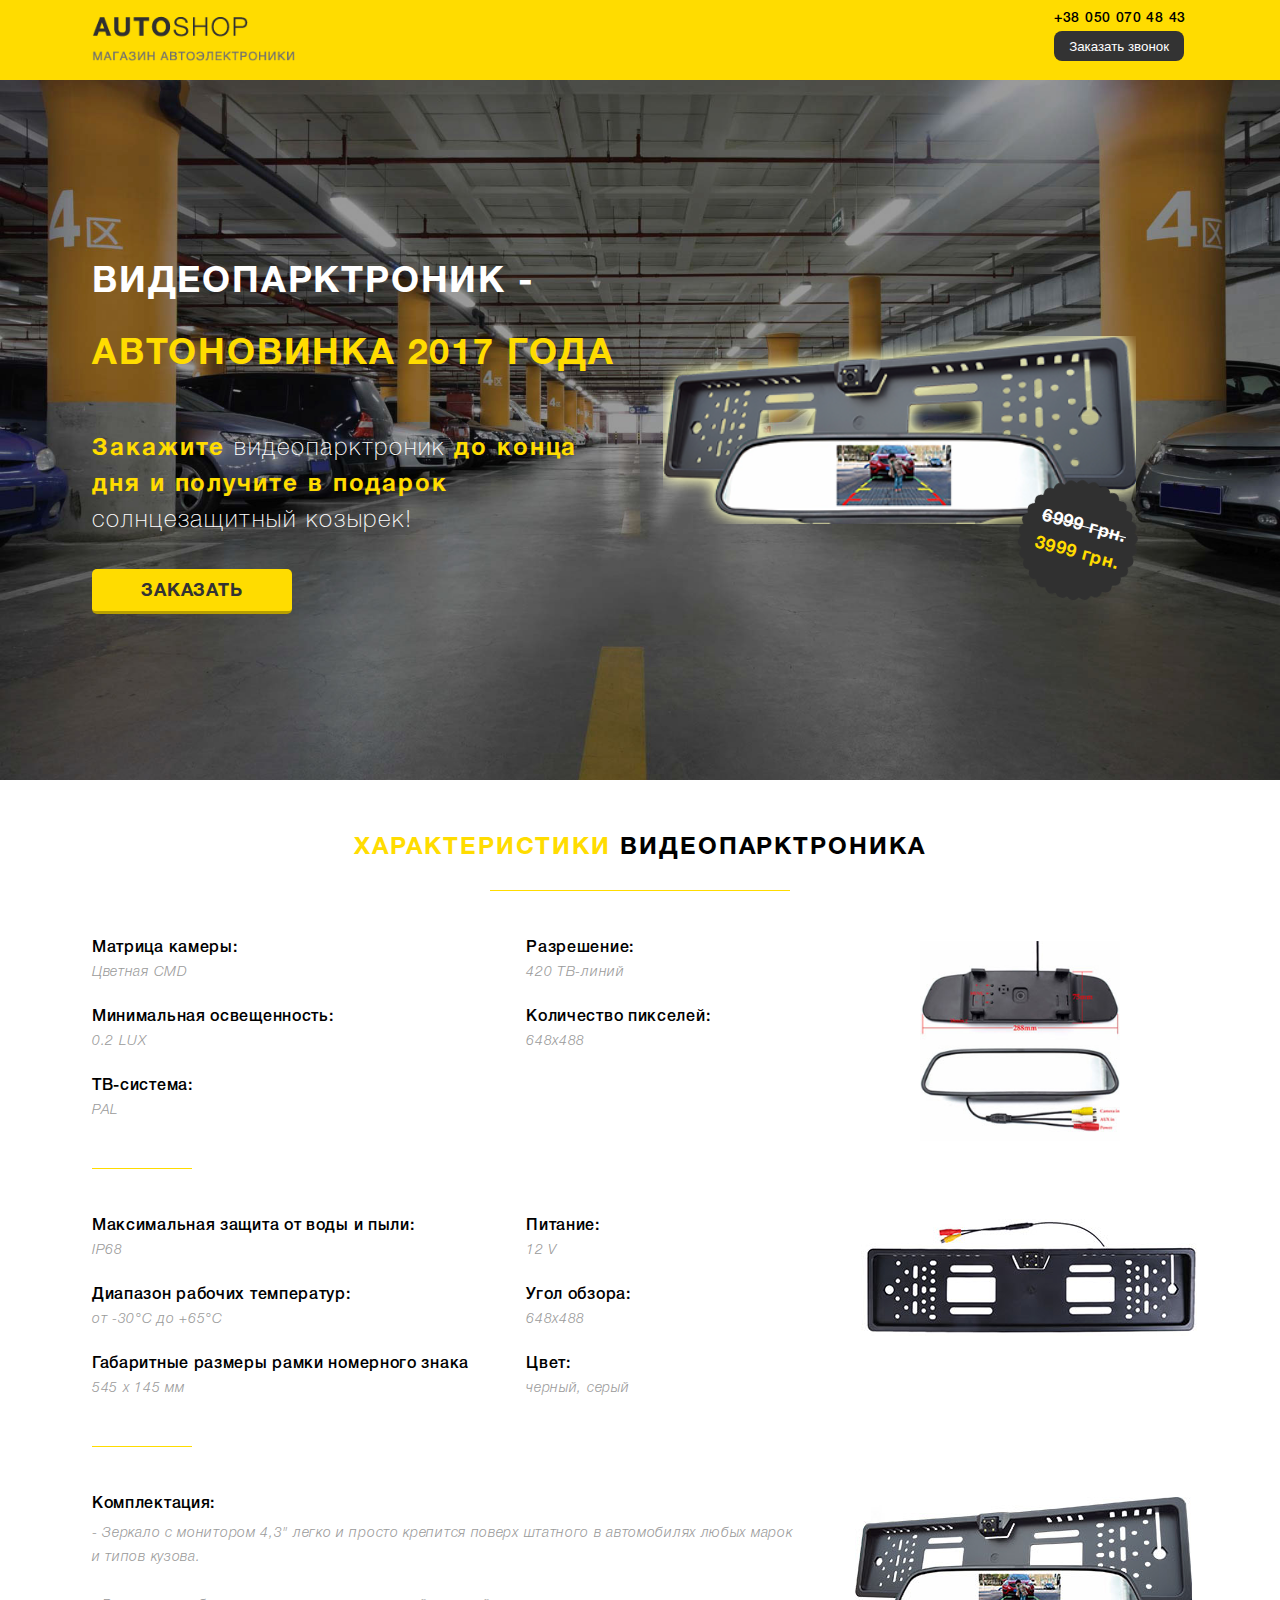
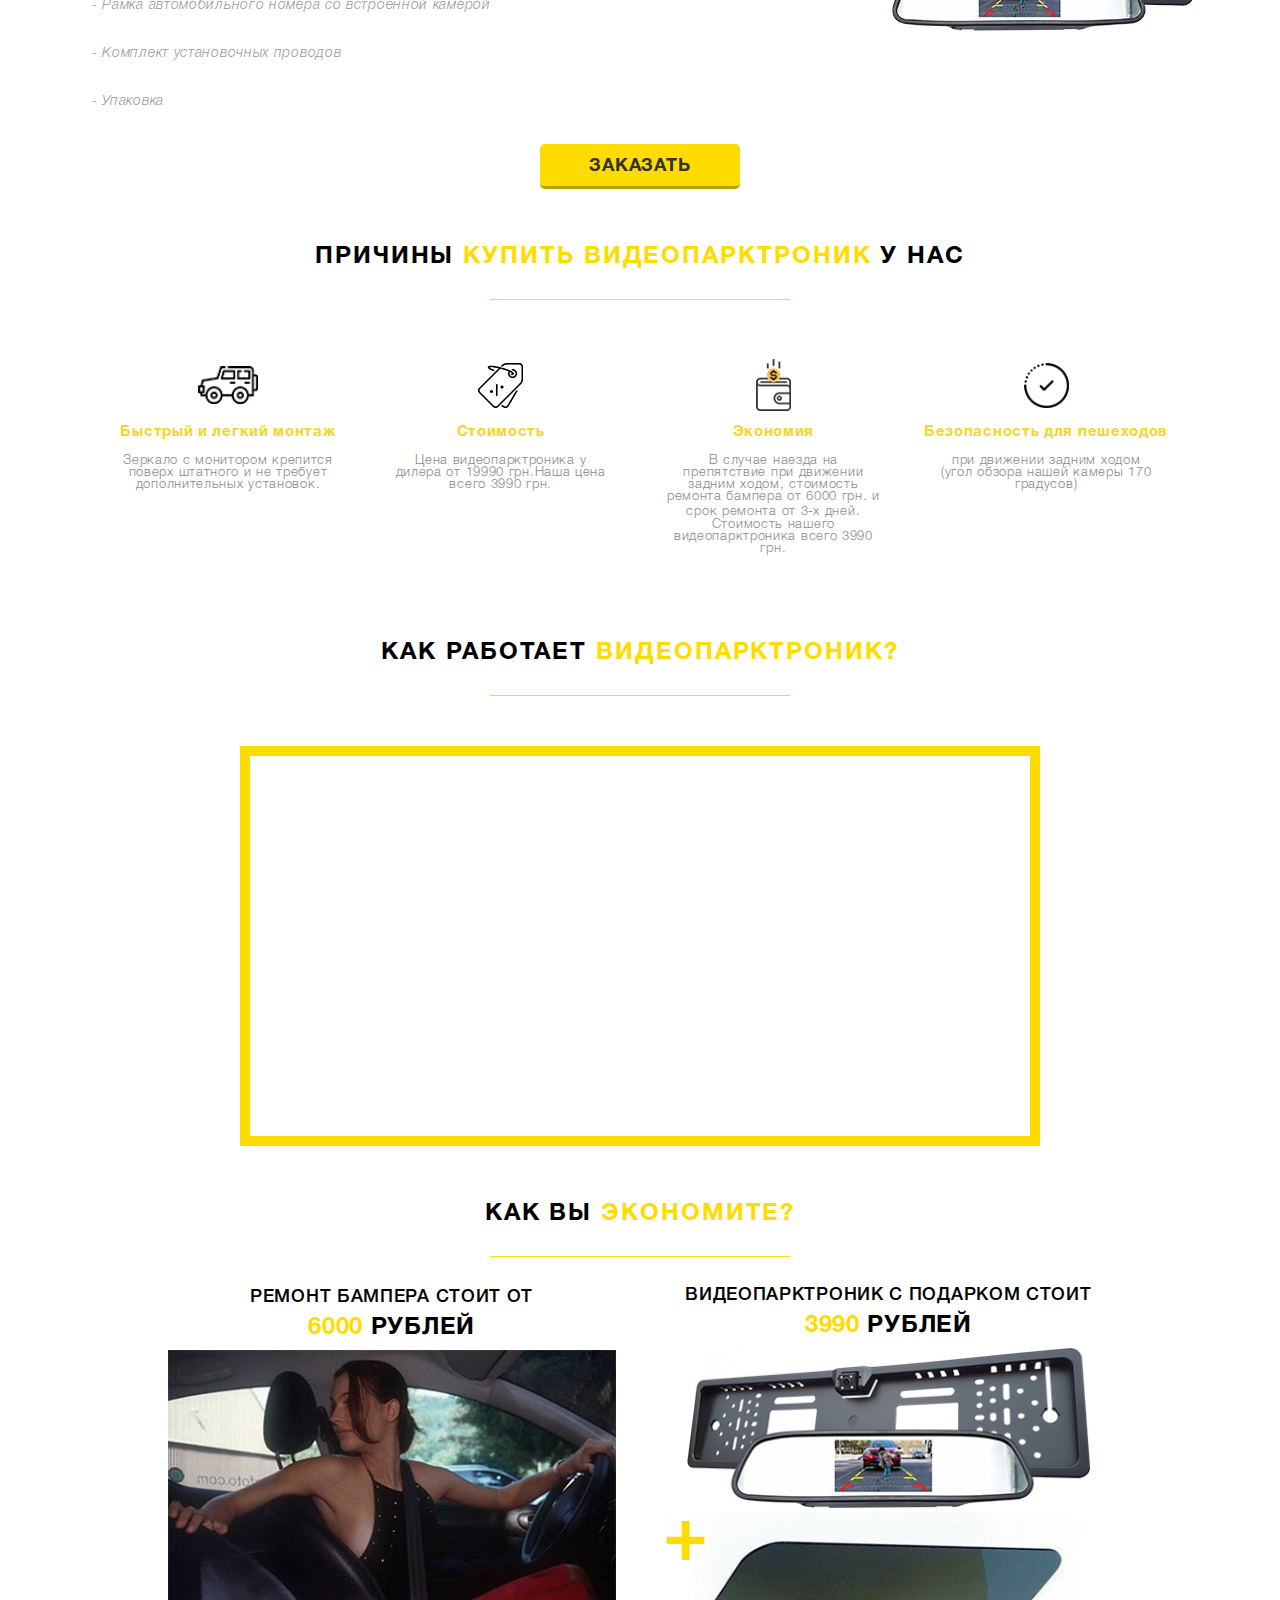
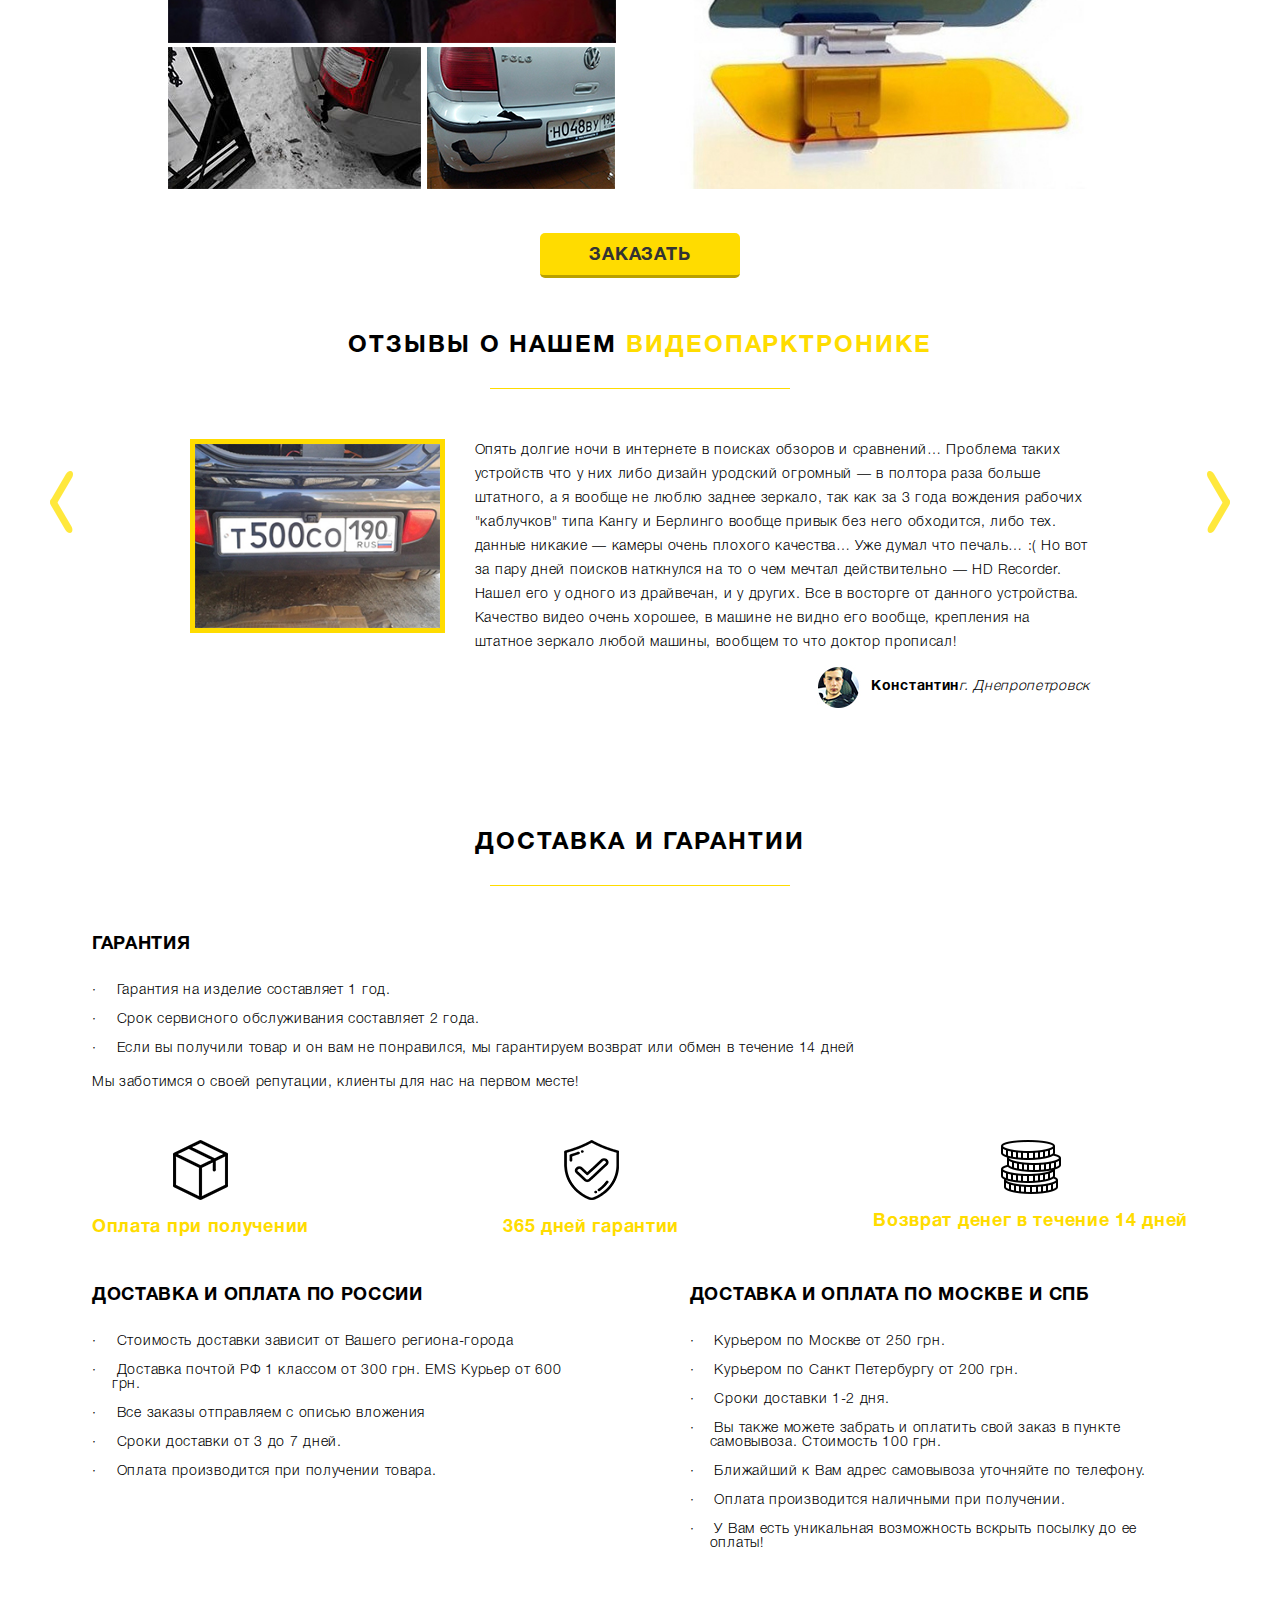
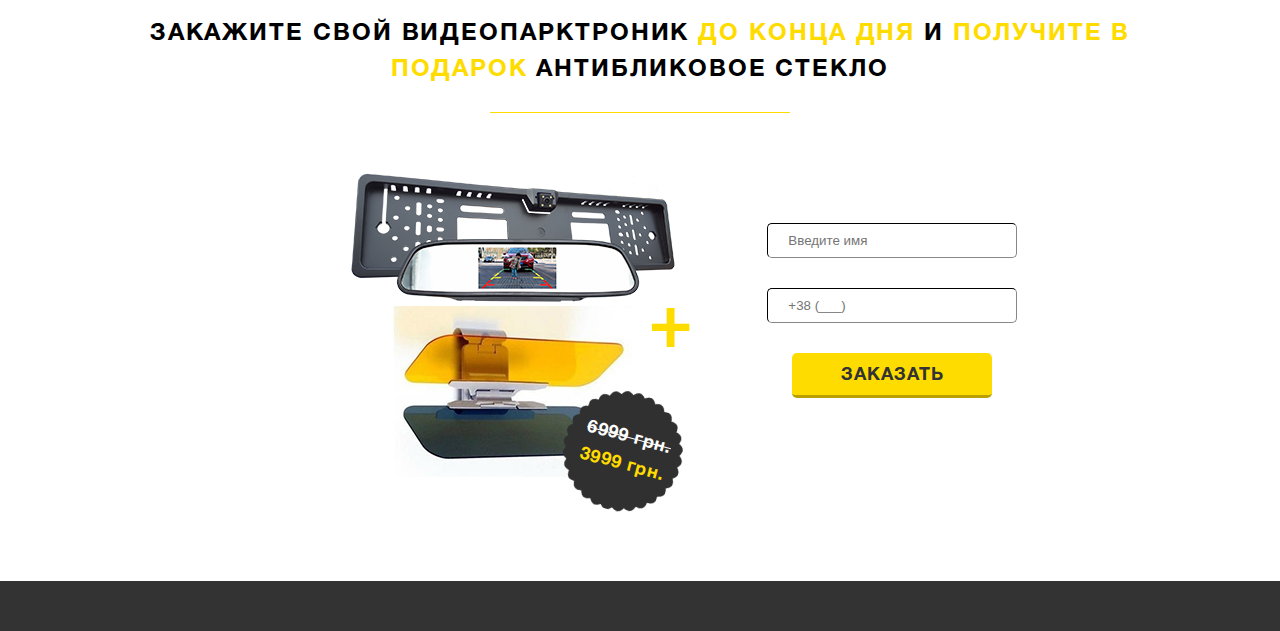
<file: hw-13/prod/index.html>
<!DOCTYPE html>
<html lang="en">
<head>
    <meta charset="UTF-8">
    <title>Title</title>
    <link rel="stylesheet" href="css/screen.css">
    <link rel="stylesheet" href="css/fonts.css">
    <link rel="stylesheet" href="css/main.css">
</head>
<body>
<header>
    <div class="wrapper">
        <img src="img/logo.png" alt="Logo Avtoparktronik" class="logo">
        <div class="right-block">
            <a href="tel:+380500704843" class="phone">+38 050 070 48 43</a>
            <button class="btn-call">Заказать звонок</button>
        </div>
    </div>
</header>
<section class="main-screen">
    <div class="wrapper">
        <div class="left-block">
            <h1 class="h1">Видеопарктроник - <span class="yellow">Автоновинка 2017 года</span></h1>
            <p class="description">
                <span class="yellow"><b>Закажите</b></span> видеопарктроник <span class="yellow"><b>до конца дня и получите в подарок</b></span>
                солнцезащитный козырек!
            </p>
            <div class="timer"></div>
            <button class="btn-order">Заказать</button>
        </div>
        <div class="right-block">
            <img src="img/product.png" alt="" class="main-image">
            <div class="price">
                <div class="old-price">6999 грн.</div>
                <div class="new-price">3999 грн.</div>
            </div>
        </div>
    </div>
</section>
<section class="about">
    <div class="wrapper">
        <h2 class="h2"><span class="yellow">Характеристики</span> видеопарктроника</h2>
        <div class="column-block">
            <div class="description">
                <h4 class="param">Матрица камеры:</h4>
                <p class="value">Цветная CMD</p>
                <h4 class="param">Минимальная освещенность:</h4>
                <p class="value">0.2 LUX</p>
                <h4 class="param">ТВ-система:</h4>
                <p class="value">PAL</p>
            </div>
            <div class="description">
                <h4 class="param">Разрешение:</h4>
                <p class="value">420 ТВ-линий</p>
                <h4 class="param">Количество пикселей:</h4>
                <p class="value">648х488</p>
            </div>
            <div class="description">
                <img src="img/about-1.jpg" alt="">
            </div>
        </div>
        <div class="column-block">
            <div class="description">
                <h4 class="param">Максимальная защита от воды и пыли:</h4>
                <p class="value">IP68</p>
                <h4 class="param">Диапазон рабочих температур:</h4>
                <p class="value">от -30°C до +65°C</p>
                <h4 class="param">Габаритные размеры рамки номерного знака</h4>
                <p class="value">545 х 145 мм</p>
            </div>
            <div class="description">
                <h4 class="param">Питание:</h4>
                <p class="value">12 V</p>
                <h4 class="param">Угол обзора:</h4>
                <p class="value">648х488</p>
                <h4 class="param">Цвет:</h4>
                <p class="value">черный, серый</p>
            </div>
            <div class="description">
                <img src="img/about-2.jpg" alt="">
            </div>
        </div>
        <div class="column-block last">
            <div class="description double">
                <h4 class="param">Комплектация:</h4>
                <p class="value">
                    - Зеркало с монитором 4,3" легко и просто крепится поверх штатного в автомобилях любых марок и типов
                    кузова.<br><br>
                    - Рамка автомобильного номера со встроенной камерой<br><br>
                    - Комплект установочных проводов<br><br>
                    - Упаковка
                </p>
            </div>
            <div class="description">
                <img src="img/about-3.jpg" alt="">
            </div>
        </div>
        <button class="btn-order centred">Заказать</button>
    </div>
</section>
<section class="reasons">
    <div class="wrapper">
        <h2 class="h2">
            причины <span class="yellow">купить видеопарктроник</span> у нас
        </h2>
        <div class="reason">
            <div class="square">
                <img src="img/reason1.png" alt="" class="width60">
            </div>
            <h4 class="h4">Быстрый и легкий монтаж</h4>
            <div class="reason-text">Зеркало с монитором крепится поверх штатного и не требует дополнительных установок.
            </div>
        </div>
        <div class="reason">
            <div class="square">
                <img src="img/reason2.png" alt="">
            </div>
            <h4 class="h4">Стоимость</h4>
            <div class="reason-text">Цена видеопарктроника у дилера от 19990 грн.Наша цена всего 3990 грн.
            </div>
        </div>
        <div class="reason">
            <div class="square">
                <img src="img/reason3.png" alt="" class="width35">
            </div>
            <h4 class="h4">Экономия</h4>
            <div class="reason-text">В случае наезда на препятствие при движении задним ходом, стоимость ремонта бампера
                от 6000 грн. и срок ремонта от 3‐х дней. Стоимость нашего видеопарктроника всего 3990 грн.
            </div>
        </div>
        <div class="reason">
            <div class="square">
                <img src="img/reason4.png" alt="">
            </div>
            <h4 class="h4">Безопасность для пешеходов</h4>
            <div class="reason-text">при движении задним ходом (угол обзора нашей камеры 170 градусов)
            </div>
        </div>
    </div>
</section>
<section class="video">
    <div class="wrapper">
        <h2 class="h2">как работает <span class="yellow">видеопарктроник?</span></h2>
        <div id="video"></div>
    </div>
</section>
<section class="how">
    <div class="wrapper">
        <h2 class="h2">как вы <span class="yellow">экономите?</span></h2>
        <div class="left-block">
            <p>ремонт бампера стоит от</p>
            <p class="cost"><span class="yellow">6000</span> рублей</p>
            <img src="img/girl-in-car.jpg" alt="" class="full-width">
            <img src="img/broken-car1.jpg" alt="" class="half-width">
            <img src="img/broken-car2.jpg" alt="" class="half-width">
        </div>
        <div class="right-block">
            <p>Видеопарктроник с подарком стоит</p>
            <p class="cost"><span class="yellow">3990</span> рублей</p>
            <img src="img/product.jpg" alt="" class="full-width small-height-fix">
            <span class="plus yellow">+</span>
            <img src="img/gift.jpg" alt="" class="full-width">
        </div>
        <button class="btn-order centred">Заказать</button>
    </div>
</section>
<section class="reviews">
    <div class="wrapper">
        <h2 class="h2">отзывы о нашем <span class="yellow">видеопарктронике</span></h2>
        <img src="img/arrow-left.png" alt="" class="arrow-left">
        <div class="review-slider">
            <div class="slide">
                <img src="img/review1.jpg" alt="" class="main-review-img">
                <p class="review-text">
                    Опять долгие ночи в интернете в поисках обзоров и сравнений… Проблема таких устройств что у них либо
                    дизайн
                    уродский огромный — в полтора раза больше штатного, а я вообще не люблю заднее зеркало, так как за 3
                    года
                    вождения рабочих "каблучков" типа Кангу и Берлинго вообще привык без него обходится, либо тех.
                    данные
                    никакие — камеры очень плохого качества… Уже думал что печаль… :( Но вот за пару дней поисков
                    наткнулся на
                    то о чем мечтал действительно — HD Recorder. Нашел его у одного из драйвечан, и у других. Все в
                    восторге от
                    данного устройства. Качество видео очень хорошее, в машине не видно его вообще, крепления на штатное
                    зеркало
                    любой машины, вообщем то что доктор прописал!
                </p>
                <div class="review-author"><img src="img/review1-ava.jpg" alt="" class="ava"><b>Константин</b><i>г.
                    Днепропетровск</i></div>
            </div>
        </div>
        <img src="img/arrow-right.png" alt="" class="arrow-right">
    </div>
</section>
<section class="delivery">
    <div class="wrapper">
        <h2 class="h2">Доставка и гарантии</h2>
        <h4 class="h4">Гарантия</h4>
        <ul>
            <li>Гарантия на изделие составляет 1 год.</li>
            <li>Срок сервисного обслуживания составляет 2 года.</li>
            <li>Если вы получили товар и он вам не понравился, мы гарантируем возврат или обмен в течение 14 дней</li>
        </ul>
        <p>Мы заботимся о своей репутации, клиенты для нас на первом месте!</p>
        <div class="advantages">
            <div class="adv"><img src="img/adv1.png" alt="">
                <div class="adv-title yellow">Оплата при получении</div>
            </div>
            <div class="adv"><img src="img/adv2.png" alt="">
                <div class="adv-title yellow">365 дней гарантии</div>
            </div>
            <div class="adv"><img src="img/adv3.png" alt="">
                <div class="adv-title yellow">Возврат денег в течение 14 дней</div>
            </div>
        </div>
        <div class="left-block">
            <h4 class="h4">доставка и оплата по россии</h4>
            <ul>
                <li>Стоимость доставки зависит от Вашего региона-города</li>
                <li>Доставка почтой РФ 1 классом от 300 грн. EMS Курьер от 600 грн.</li>
                <li>Все заказы отправляем с описью вложения</li>
                <li>Сроки доставки от 3 до 7 дней.</li>
                <li>Оплата производится при получении товара.</li>
            </ul>
        </div>
        <div class="right-block">
            <h4 class="h4">Доставка и оплата по москве и спб</h4>
            <ul>
                <li>Курьером по Москве от 250 грн.</li>
                <li>Курьером по Санкт Петербургу от 200 грн.</li>
                <li>Сроки доставки 1-2 дня.</li>
                <li>Вы также можете забрать и оплатить свой заказ в пункте
                    самовывоза. Стоимость 100 грн.
                </li>
                <li>Ближайший к Вам адрес самовывоза уточняйте по телефону.</li>
                <li>Оплата производится наличными при получении.</li>
                <li>У Вам есть уникальная возможность вскрыть посылку до ее оплаты!</li>
            </ul>
        </div>
    </div>
</section>
<seciton class="last-screen">
    <div class="wrapper">
        <h2 class="h2">закажите свой видеопарктроник <span class="yellow">до конца дня</span>
            И <span class="yellow">получите в подарок</span> антибликовое стекло</h2>
        <div class="left-block">
            <img src="img/product-reverse.jpg" alt="">
            <span class="plus">+</span>
            <img src="img/gift-reverse.jpg" alt="">
            <div class="price">
                <div class="old-price">6999 грн.</div>
                <div class="new-price">3999 грн.</div>
            </div>
        </div>
        <div class="right-block">
            <form action="form-ok.php">
                <input type="text" name="name" class="name" placeholder="Введите имя">
                <input type="text" name="phone" class="phone" placeholder="+38 (___)">
                <div id="timer2"></div>
                <button class="btn-order centred">Заказать</button>
            </form>
        </div>
    </div>
</seciton>
<footer>
    <div class="wrapper">

    </div>
</footer>
<script src="lib/plugins.js"></script>
<script>
    // 2. This code loads the IFrame Player API code asynchronously.
    var tag = document.createElement('script');

    tag.src = "https://www.youtube.com/iframe_api";
    var firstScriptTag = document.getElementsByTagName('script')[0];
    firstScriptTag.parentNode.insertBefore(tag, firstScriptTag);

    // 3. This function creates an <iframe> (and YouTube player)
    //    after the API code downloads.
    var player;
    function onYouTubeIframeAPIReady() {
        player = new YT.Player('video', {
            height: '390',
            width: '640',
            videoId: 'M7lc1UVf-VE',
            events: {
                'onReady': onPlayerReady,
                'onStateChange': onPlayerStateChange
            }
        });
    }

    // 4. The API will call this function when the video player is ready.
    function onPlayerReady(event) {
        event.target.playVideo();
    }

    // 5. The API calls this function when the player's state changes.
    //    The function indicates that when playing a video (state=1),
    //    the player should play for six seconds and then stop.
    var done = false;
    function onPlayerStateChange(event) {
        if (event.data == YT.PlayerState.PLAYING && !done) {
            setTimeout(stopVideo, 6000);
            done = true;
        }
    }
    function stopVideo() {
        player.stopVideo();
    }
</script>
</body>
</html>
</file>
<file: hw-10-animation/css/style.css>
/* ball start */
.all-ball {
  height: 300px;
  display: flex;
  align-items: center;
  justify-content: center;
  background-color: rgb(240, 162, 162);
}
.ball {
  height: 40px;
  width: 40px;
  border-radius: 50%;
  box-shadow: 0em 100px 20px rgb(160 160 160 / 42%);
}
.ball:nth-of-type(1) {
  background-color: rgb(50, 30, 163);
}
.ball:nth-of-type(2) {
  background-color: rgb(81, 30, 163);
}
.ball:nth-of-type(3) {
  background-color: rgb(125, 30, 163);
}
.ball:nth-of-type(4) {
  background-color: rgb(147, 30, 163);
}
.ball:nth-of-type(5) {
  background-color: rgb(163, 30, 141);
}
.ball:nth-of-type(6) {
  background-color: rgb(163, 30, 96);
}
.ball:nth-of-type(7) {
  background-color: rgb(163, 30, 41);
}
.first-ball {
  position: relative;
  animation-name: ball-left;
  animation-duration: 1s;
  animation-delay: 0;
  animation-iteration-count: infinite;
  animation-timing-function: linear;
}
.last-ball {
  position: relative;
  animation-name: ball-right;
  animation-duration: 1s;
  animation-delay: 0.5s;
  animation-iteration-count: infinite;
  animation-timing-function: linear;
}
@keyframes ball-left {
  0% {
    left: 0;
    bottom: 0;
  }
  10% {
    left: -5px;
    bottom: -3;
  }
  20% {
    left: -15px;
    bottom: 7px;
  }
  35% {
    left: -30px;
    bottom: 15px;
  }
  50% {
    left: -60px;
    bottom: 30px;
  }
  75% {
    left: 0;
    bottom: 0;
  }
  100% {
    left: 0;
    bottom: 0;
  }
}

@keyframes ball-right {
  0% {
    left: 0;
    bottom: 0;
  }
  10% {
    left: 5px;
    bottom: -3;
  }
  20% {
    left: 15px;
    bottom: 7px;
  }
  35% {
    left: 30px;
    bottom: 15px;
  }
  50% {
    left: 60px;
    bottom: 30px;
  }
  75% {
    left: 0;
    bottom: 0;
  }
  100% {
    left: 0;
    bottom: 0;
  }
}
/* ball end */

/* jedi start */

.jedi-content {
  height: 300px;
  background-color: rgb(117, 92, 92);
  display: flex;
  justify-content: center;
  align-items: center;
}
.jedi {
  width: 250px;
  height: 250px;
  display: flex;
  align-items: center;
  justify-content: center;
  flex-direction: column;
  position: relative;
  cursor: pointer;
  border: 1px solid black;
  border-radius: 10px;
  box-shadow: 1px -1px 20px 5px black;
}
.green-handle,
.red-handle {
  width: 30px;
  height: 100%;
  background-color: black;
  border-radius: 5px;
}
.green-handle {
  margin-left: 150px;
}

.red-handle {
  background-color: black;
  margin-left: 20px;
}

.sword {
  width: 200px;
  height: 10px;
  border-radius: 5px;
  position: absolute;
  transform: rotate(-45deg);
}
.white-sword {
  opacity: 1%;
  transform: rotate(0deg);
  background-color: white;
  top: 60px;
}
.green-sword {
  transform: rotate(45deg);
  border-radius: 5px;
}
.red-sword,
.green-sword {
  background-color: white;
}
.jedi:hover .red-sword {
  transition-duration: 1s;
  box-shadow: 16px -1px 20px 5px red;
}
.jedi:hover .green-sword {
  transition-duration: 1s;
  box-shadow: -16px -1px 20px 5px green;
}
.jedi:active .green-sword {
  transform: rotate(0);
  transition-duration: 2s;
  box-shadow: none;
}
.jedi:active .red-sword {
  transform: translateY(40px);
  transition-duration: 2.5s;
  box-shadow: none;
}
.jedi:active .white-sword {
  opacity: 100%;
  transform: translateY(20px);
  transition-duration: 2.5s;
  box-shadow: none;
}

/* jedi end */
</file>
<file: hw-11-preprocessor/css/style.css>
body {
  font-family: "Roboto", sans-serif;
}

.header-block {
  background-image: url(../img/header.png);
  background-repeat: no-repeat;
  background-position: top right;
  height: 69.38em;
}
.header-block .header-link {
  padding-bottom: 16em;
  padding-left: 0;
  margin-left: 0;
}
.header-block .header-link .logo-link {
  display: flex;
  align-items: center;
  justify-content: center;
}
.header-block .header-link .logo-link a {
  padding-right: 1em;
}
.header-block .header-link .header-link-m .navbar-nav a {
  color: #505f98;
}
.header-block .header-link .btn-buy-block {
  display: flex;
  justify-content: flex-end;
  align-items: center;
}
.header-block .header-link .btn-buy-block .btn-buy {
  background: #111b47;
  color: white;
  width: 10em;
}
@media (max-width: 1000px) {
  .header-block .introduce-block .introduce-container .introduce-info {
    width: 100%;
    text-align: center;
    border-radius: 10px;
    background-color: #e5e8f699;
  }
}
.header-block .introduce-block .row .col-6 .introduce-title {
  font-style: normal;
  font-weight: 700;
  font-size: 3.13em;
  line-height: 66px;
  letter-spacing: 1px;
  color: #091133;
  margin-bottom: 1.25em;
}
.header-block .introduce-block .introduce-container .col-6 .introduce-text {
  font-style: normal;
  font-weight: normal;
  font-size: 1.13em;
  line-height: 30px;
  color: #505f98;
}
.header-block .introduce-block .introduce-info p:nth-of-type(2) {
  margin-bottom: 4em;
}
.header-block .introduce-btn {
  margin-bottom: 2em;
}
.header-block .introduce-btn .btn-buy {
  min-width: 30%;
  background: #111b47;
  color: white;
  border-radius: 2px;
}
.header-block .introduce-btn .btn-learn-more {
  min-width: 30%;
  background: none;
  color: #111b47;
  margin-left: 2em;
  border: 2px solid #091133;
  border-radius: 2px;
  font-weight: 700;
}

.light-content {
  margin-top: 6.8em;
  margin-bottom: 6.8em;
  display: flex;
  align-items: center;
}
.light-content .img-powerful {
  height: 32.78em;
  background-image: url(../img/woman-and-mobile.png);
  background-repeat: no-repeat;
  background-position: center;
}
@media (max-width: 1000px) {
  .light-content .light-col-content {
    width: 100%;
    text-align: center;
    width: 100%;
    text-align: center;
    border-radius: 10px;
    background-color: #e5e8f699;
  }
  .light-content .light-col-content .light-title {
    margin-top: 1em;
  }
  .light-content .img-powerful {
    display: none;
  }
}
.light-content .light-row .light-col-content {
  margin-top: 3.19em;
}
.light-content .light-row .light-col-content .light-title {
  font-style: normal;
  font-weight: 700;
  font-size: 2.25em;
  line-height: 48px;
  color: #091133;
  margin-bottom: 1em;
}
.light-content .light-row .light-col-content .light-text {
  font-style: normal;
  font-weight: normal;
  font-size: 1em;
  line-height: 26px;
  color: #6f7cb2;
}
.light-content .light-row .light-col-content p:nth-of-type(2) {
  margin-bottom: 5em;
}
.light-content .light-row .light-col-content .img-title .col-6 .img-women {
  margin-bottom: 1em;
}
.light-content .light-row .light-col-content .img-title .col-6 h3 {
  font-style: normal;
  font-weight: 700;
  font-size: 1em;
  line-height: 26px;
  color: #091133;
}
.light-content .light-row .light-col-content .img-title .col-6 p {
  font-style: normal;
  font-weight: normal;
  font-size: 0.75em;
  line-height: 18px;
  color: #6f7cb2;
}

.title {
  font-style: normal;
  font-weight: 700;
  font-size: 2.25em;
  line-height: 48px;
  color: #091133;
}

.text {
  font-style: normal;
  font-weight: normal;
  font-size: 1em;
  line-height: 26px;
  color: #6f7cb2;
}

.powerful-block {
  margin-bottom: 6.8em;
  display: flex;
  align-items: center;
}

.btn-buy {
  min-width: 30%;
  background: #111b47;
  color: white;
  border-radius: 2px;
}

.btn-buy-kit {
  margin-top: 1em;
}

.btn-buy:hover {
  color: white;
}

.powerful-item .powerful-tittle {
  margin-bottom: 1em;
}

@media (max-width: 1000px) {
  .powerful-content .powerful-block {
    flex-direction: column;
    align-items: center;
    text-align: center;
  }
  .powerful-content .powerful-item {
    width: 100%;
  }
  .powerful-content .img-foto {
    max-width: 100%;
  }
}

.price-content {
  background-image: url(../img/Rectangle.png);
  display: flex;
  justify-content: center;
  text-align: center;
}
.price-content .price-block {
  display: flex;
  justify-content: center;
  align-items: center;
  flex-direction: column;
  margin-top: 14.8em;
  margin-bottom: 14.56em;
}
.price-content .price-block .text:nth-of-type(2) {
  margin-bottom: 3.75em;
}
.price-content .price-block .text:nth-of-type(3) {
  margin-bottom: 0;
}
.price-content .price-block .btn-buy-now {
  margin-top: 0.5em;
  min-width: 40%;
}
@media (max-width: 1000px) {
  .price-content .price-block {
    width: 95%;
  }
  .price-content .btn-buy-now {
    min-width: 45%;
  }
}

.footer-block .footer-bg {
  background-color: #e7ecff;
}
.footer-block .footer-content {
  height: 13.5em;
}
.footer-block .footer-content .logo-content {
  height: 8.68em;
  display: flex;
  align-items: center;
  justify-content: center;
}
.footer-block .footer-content .logo-content .company {
  padding-left: 0;
}
.footer-block .footer-content .logo-content .company p {
  margin-bottom: 0;
}
.footer-block .footer-content .logo-content .logo {
  display: flex;
  justify-content: center;
}
.footer-block .footer-content .logo-content .btn-logo {
  display: flex;
  justify-content: flex-end;
  padding-right: 0;
}
.footer-block .footer-content .link-footer {
  padding: 0;
}
.footer-block .footer-content .link-footer::before {
  content: "";
  display: block;
  width: 100%;
  border-top: 1px solid #cdd1d4;
}
.footer-block .footer-content .link-footer .link-footer-box {
  padding: 0;
  height: 4.82em;
  display: flex;
  align-items: center;
}
.footer-block .footer-content .link-footer .link-footer-box .footer-link-m {
  display: flex;
  padding: 0;
}
.footer-block .footer-content .link-footer .link-footer-box .footer-link-m a {
  padding: 0;
  padding-right: 1em;
  text-decoration: none;
  font-style: normal;
  font-weight: normal;
  font-size: 14px;
  line-height: 24px;
  color: #929ecc;
}
.footer-block .footer-content .link-footer .link-footer-box .footer-social {
  display: flex;
  justify-content: flex-end;
  align-items: center;
}
.footer-block .footer-content .link-footer .link-footer-box .footer-social a {
  padding: 0;
  padding-left: 1em;
}
@media (max-width: 1000px) {
  .footer-block .btn-purchase {
    padding: 0.3em;
  }
}
</file>
<file: hw-2/style.css>
body{
    background-image: url(1.jpg);
    background-position: center;  
    font-family: 'Courier New', Courier, monospace;
    display: flex;
    justify-content: center; 
}
.all-content{ 
    background: rgba(119, 224, 243, 0.26);
    border-radius: 20px;
    height: 1000px;
    width: 700px;
    color:white;
    display: flex;
    justify-content: center;
    flex-direction: column;
    align-items: center;
}
.table-one{
    color: white;
}
th, td{
    border: 2px solid rgb(98, 125, 248);
    border-radius: 15%;
}

}
.table-style{
    border: 3px solid;
}
h2, p{
    text-align: center;
}
.sex {
    margin-left: 100px;
    background-color: rgb(98, 125, 248);
    opacity: 0.5;
}
.comment{
    margin-left: 65px;
    background-color: rgb(98, 125, 248);
    opacity: 0.5;
}
.your-city{
    margin-left: 100px;
    background-color: rgb(98, 125, 248);
    opacity: 0.5;
}
.lang{
    margin-left: 120px;
    background-color: rgb(98, 125, 248);
    opacity: 0.5;

}
</file>
<file: hw-3/style.css>
body{
    background-color: rgb(32, 32, 32);
    font-family: Verdana, Geneva, Tahoma, sans-serif;
}
table{
    border: 1px rgb(104, 103, 103) solid;
    border-spacing: 0px;
    border-radius: 7px;
    height: 80px;
    width: 700px;
    margin-left: 30px;
    margin-top: 30px;
    font-size: 12px;
    table-layout : fixed;
    background-color: rgb(65, 62, 62);
}
th, td{
    text-align: left;
    padding: 10px;    
}
td{
    border-top:1px rgb(104, 103, 103) solid;
    color: grey;
}
.content-dots{
    text-align: right;
    color: grey;
}
.content-table{
    color: rgb(221, 220, 220);
    
}
.arrow-icon{
    height: 7px;
    width: 10px;
    padding-left: 5px;
}
.content-dots-second{
    color: rgb(221, 220, 220);
    text-align: right;
}
.icon-folder{
    height: 15px;
    width: 15px;
    padding-right: 5px;
}
.search-icon{
    width: 13px;
}
.search-box{
    background-color: grey;
    border-radius: 7px;
    padding: none;
    cursor: text;
    
}
.search-table{
    padding: 5px;
}
.input-search{
    background-color: grey;
    border-radius: 10px;
    border: none;
    outline: none;
    color: honeydew;
    width: 150px;
    font-size: 18px;   
    text-align: left;
    cursor: text;  
} 
input[type="text"]::-webkit-input-placeholder{
    color: rgb(192, 192, 192);
}
.search-icon{
    padding-top: 8px;
    padding-left: 7px;
}
</file>
<file: hw-4/style.css>
* {
  margin: 0;
  padding: 0;
  box-sizing: border-box;
}

body {
  font-family: "Lato", sans-serif;
  display: flex;
  flex-direction: column;
}

.focused-content {
  background-color: #ed4c5c;
  display: flex;
  align-items: center;
  justify-content: center;
  width: 100%;
  height: 500px;
  color: #ffffff;
}
/* focused-text start */

.focused-left {
  display: flex;
  flex-direction: column;
  max-width: 50%;
  max-height: 267px;
  padding-bottom: 111px;
  padding-left: 165px;
  margin-right: 81px;
}
.stay-focused {
  max-height: 107px;
  font-style: normal;
  font-weight: 600;
  font-size: 36px;
  line-height: 43px;
  margin-bottom: 40px;
}
.focused-text {
  max-height: 64px;
  font-style: normal;
  font-weight: normal;
  font-size: 14px;
  line-height: 140%;
  text-align: justify;
  margin-bottom: 40px;
}
.icon-focused {
  display: inline-block;
}
.icon-ref-focused {
  margin-right: 25px;
}
/* focused-text end */

/* focused img start */
.side-img {
  max-width: 50%;
  max-height: 311px;
  padding-right: 216px;
}
/* focused img end */

/* contact-box start */
/* contact-content start */
.contact-box {
  width: 100%;
  height: 545px;
  background: #ffffff;
  display: flex;
  align-items: center;
  justify-content: center;
 
}
.contact-content {
  width: 50%;
  max-height: 160px;
  padding-bottom: 300px;
  padding-left: 176px;
  margin-right: 114px;
}
.contact-contact {
  max-width: 434px;
  max-height: 64px;
  font-style: normal;
  font-weight: 600;
  font-size: 36px;
  line-height: 43px;
  color: #000000;
  padding-bottom: 96px;
}
.contact-text {
  max-width: 434px;
  max-height: 64px;
  font-family: Lato;
  font-style: normal;
  font-weight: normal;
  font-size: 13px;
  line-height: 140%;
}
/*contact-content end */

.form-contact {
  width: 50%;
  height: 305px;
  font-style: normal;
  font-weight: normal;
  font-size: 16px;
  line-height: 19px;
}
.first-name,
.last-name {
  border: 1px solid #333333;
  border-radius: 6px;
  width: 255px;
  height: 60px;
  margin-right: 30px;
  margin-bottom: 24px;
  padding-left: 30px;
}
.phone-number {
  width: 540px;
  height: 60px;
  padding-left: 31px;
  padding-right: 31px;
  border: 1px solid #333333;
  color: rgba(19, 39, 67, 0.5);
  border-radius: 6px;
  margin-bottom: 24px;
}
.first-name::placeholder,
.last-name::placeholder,
.phone-number::placeholder {
  color: rgba(19, 39, 67, 0.5);
  
}
#select-service {
  width: 540px;
  height: 60px;
  padding-left: 31px;
  padding-right: 31px;
  border: 1px solid #333333;
  border-radius: 6px;
  margin-bottom: 24px;
  color: rgba(19, 39, 67, 0.5);
  -webkit-appearance: none;
  -moz-appearance: none;
  appearance: none;
  background-image: url(./img/ChevronDown.svg);
  background-repeat: no-repeat;
  background-position-x: 95%;
  background-position-y: 25px;
}
.submit {
  width: 160px;
  height: 50px;
  background: #ed4c5c;
  border: 1.5px solid #ed4c5c;
  box-sizing: border-box;
  border-radius: 6px;
  font-style: normal;
  font-weight: normal;
  font-size: 14px;
  line-height: 17px;
  text-transform: uppercase;
  color: #ffffff;
}
/* footer content */
.footer {
  width: 100%;
  height: 435px;
  background: #fafafa;
  display: flex;
  align-items: center;
  justify-content: space-around;
  padding: 85px 196px 86px 161px;
}
/* adress */
.address-content {
  width: 25%;
  /* max-width: 259px; */
  height: 264px;
  margin-right: 30px;
  /* padding-bottom: 86px; */
  
}
.address-address {
  max-width: 65px;
  height: 22px;
  font-style: normal;
  font-weight: bold;
  font-size: 18px;
  line-height: 22px;
  text-align: center;
  color: #101010;
  margin-bottom: 33px;
}
.address-text {
  max-width: 254px;
  height: 54px;
  font-style: normal;
  font-weight: normal;
  font-size: 12px;
  line-height: 150%;
  color: #101010;
  margin-bottom: 141px;
}
.copyright-content {
  max-width: 155px;
  height: 14px;
  font-style: normal;
  font-weight: normal;
  font-size: 12px;
  line-height: 14px;
  color: #101010;
}
/* services */
.services-content {
  width: 25%;
  /* width: 254px; */
  height: 264px;
  margin-right: 30px;
}

.services-services {
  font-style: normal;
  font-weight: bold;
  font-size: 18px;
  line-height: 22px;
  color: #101010;
  margin-bottom: 28px;
}
.ref {
  text-decoration: none;
  color: #101010;
  font-style: normal;
  font-weight: normal;
  font-size: 12px;
  line-height: 150%;
}
/* get in */
.get-content {
  width: 25%;
  /* max-width: 122px; */
  height: 264px;
}
.get-in {
  max-width: 101px;
  max-height: 22px;
  font-style: normal;
  font-weight: bold;
  font-size: 18px;
  line-height: 22px;
  color: #101010;
  margin-bottom: 33px;
}
.mail-content,
.number-content {
  max-width: 122px;
  max-height: 14px;
  font-style: normal;
  font-weight: normal;
  font-size: 12px;
  line-height: 14px;
  color: #101010;
}
.mail-content {
  margin-bottom: 11px;
}
.number-content {
  margin-bottom: 20px;
}
.social {
  margin-right: 12px;
}
/* supprt-content */
.support-content {
  width: 25%;
  /* max-width: 216px; */
  height: 264px;
}
.we-support {
  font-style: normal;
  font-weight: bold;
  font-size: 18px;
  line-height: 22px;
  margin-bottom: 33px;
}

.img-ref {
  max-width: 216px;
  height: 31px;
}
</file>
<file: hw-6/style.css>
/* box start */
.box-conteiner {
  width: 100%;
  display: flex;
  justify-content: center;
}
.in-box {
  width: 50px;
  height: 50px;
  background-color: grey;
  margin: 5px;
}
.box .in-box:last-child {
  background-color: blue;
}
.box-conteiner .box:nth-last-child(2) .in-box {
  background-color: red;
}
.in-box:hover{
    opacity: 50%;
}
/* box end */
/* button start */
.button-conteiner {
  margin-top: 50px;
  display: flex;
  justify-content: center;
  align-items: center;
}
.button {
  outline: none;  
  width: 501px;
  height: 92px;
  border: none;
  background: #44d3a8;
  box-shadow: 0px 4px 4px rgba(0, 0, 0, 0.25);
  border-radius: 100px;
  font-family: Helvetica;
  font-style: normal;
  font-weight: bold;
  font-size: 24px;
  line-height: 28px;
  color: #ffffff;
}
.button-conteiner::before{
    content: "";
    border: solid  #C4C4C4;
    border-right: 0;
    border-left: 0;
    height: 10px;
    width: 200px;
    margin-right: 46px;

}
.button-conteiner::after{
    content: "";
    border: solid  #C4C4C4;
    border-right: 0;
    border-left: 0;
    height: 10px;
    width: 200px;
    margin-left: 44px;

}
.button:hover{
    background: #2aa37f;

}

/* button end */
</file>
<file: hw-7/css/style.css>
body {
  font-family: "Roboto";
  font-family: "Baloo Bhai 2";
  min-width: 1100px;
  min-height: 600px;
  box-sizing: border-box;
}

.content {
  width: 92%;
  height: 100%;
  margin: 2.66% 4.63% 0 2.25%;
  display: flex;
  /* background-color: darkkhaki; */
}
a {
  text-decoration: none;
}
input::-webkit-search-decoration,
input::-webkit-search-cancel-button,
input::-webkit-search-results-button,
input::-webkit-search-results-decoration {
  display: none;
}


/* header start */

.nav {
  width: 10%;
  height: 99%;
  background: #000000;
  border-radius: 24px;
  display: flex;
  flex-direction: column;
  align-items: center;
  margin-right: 2%;
  box-shadow: 9px 4px 19px 3px rgb(0 0 0 / 50%);
}

.logo {
  font-weight: 700;
  font-size: 64px;
  line-height: 102px;
  text-decoration: none;
  color: #ffffff;
  margin-top: 35px;
  margin-bottom: 83px;
}

.link-menu {
  height: 70vh;
  display: flex;
  align-items: center;
  flex-direction: column;
  justify-content: space-between;
}

.link-icon {
  height: 41vh;
  display: flex;
  align-items: center;
  flex-direction: column;
  justify-content: space-around;
}

.link-out {
  margin-bottom: 41px;
}

/* header end */
/* courses start */
.courses {
  width: 48%;
  background: #ffffff;
  margin-right: 3%;
  display: flex;
  flex-direction: column;
}

/* josh box start */
.josh-conteiner,
.lang-info-box {
  border-radius: 14px;
  /* width: 100%; */
}

.josh-conteiner {
  height: 10em;
  background: #f5f5f7;
  display: flex;
  align-items: center;
  justify-content: space-between;
  margin-top: 6%;
  margin-bottom: 3%;
}

.hello {
  margin-left: 5%;
}

.hello-josh {
  font-weight: 700;
  font-size: 36px;
  line-height: 57px;
  color: #000000;
}
.greeting {
  font-family: "Roboto", sans-serif;
}

.boy-icon {
  padding-bottom: 30px;
  margin-right: 18%;
}
/* josh box end */

.lang-conteiner {
  display: flex;
}

.arrow-nav {
  height: 5em;
  display: flex;
  padding-right: 2%;
}

.arrow-icon-left,
.arrow-icon-right {
  align-self: center;
}

.arrow-icon-left {
  margin-right: 15%;
}

.lang-info-box {
  width: 90%;
  height: 5em;
  background: #f5f5f7;
  display: flex;
  align-items: center;
  margin-bottom: 4%;
  margin-right: 4%;
}

.lang-icon {
  width: 4em;
  height: 4em;
  background: #ffffff;
  border-radius: 12px;
  margin-left: 1%;
  margin-right: 5%;
  display: flex;
  justify-content: center;
  align-items: center;
}

.lang-info {
  margin-right: 8%;
}

.lang-name {
  font-style: normal;
  font-weight: bold;
  font-size: 16px;
  line-height: 26px;
  color: #000000;
}

.lang-mentor {
  font-family: "Roboto", sans-serif;
  font-size: 16px;
  line-height: 24px;
  color: #000000;
}

.progress {
  margin-right: 5%;
  position: relative;
}

.progress-percent {
  font-style: normal;
  font-weight: normal;
  font-size: 13px;
  line-height: 15px;
  color: #000000;
  position: absolute;
  left: 20%;
  top: 30%;
}

.button-continue {
  width: 24%;
  height: 3em;
  font-family: "Roboto Condensed", sans-serif;
  background: #000000;
  border-radius: 8px;
  color: white;
  border: none;
  
}

.courses-info {
  font-weight: 700;
  font-size: 24px;
  line-height: 38px;
  color: #000000;
  margin-bottom: 2%;
}

.courses-title {
  width: 75%;
  display: flex;
  margin-bottom: 1%;
}

.courses-select,
.courses-select-all {
  margin-right: 7%;
  text-decoration: none;
  font-style: normal;
  font-weight: 700;
  font-size: 16px;
  line-height: 26px;
  color: #000000;
}

.courses-title a:last-child {
  margin-right: 0;
}

.courses-select {
  opacity: 0.3;
}

.courses-select:hover {
  opacity: 100;
}

/* courses-list start */
.courses-list-all {
  width: 100%;
  display: flex;
  flex-direction: column;
}

.courses-list {
  height: 5em;
  display: flex;
  align-items: center;
  justify-content: space-between;
  background: #f5f5f7;
  border-radius: 14px;
  margin-bottom: 2%;
}

.courses-list-all .courses-list:last-child {
  margin-bottom: 0;
}

.icon-courses {
  height: 4em;
  width: 4em;
  background: #ffffff;
  border-radius: 12px;
  display: flex;
  align-items: center;
  justify-content: center;
  margin-left: 1%;
  /* margin-right: 5%; */
}

.title-courses {
  font-style: normal;
  font-weight: bold;
  font-size: 16px;
  line-height: 26px;
  color: #000000;
}
.aгthor-courses {
  font-family: "Roboto", sans-serif;
  font-size: 16px;
  line-height: 24px;
  color: #000000;
}
.clock-icon,
.rating-icon {
  margin-right: 10%;
}
.time-value,
.rating-value {
  font-family: "Roboto Condensed", sans-serif;
  font-style: normal;
  font-weight: normal;
  font-size: 13px;
  line-height: 15px;
  color: #000000;
}
.time-courses {
  width: 13%;
  display: flex;
  align-items: center;
}
.rating-courses {
  width: 8%;
}
.button-view {
  width: 19%;
  height: 3em;
  background: #000000;
  font-family: "Roboto Condensed", sans-serif;
  font-style: bold;
  color: #ffffff;
  border-radius: 8px;
  border: none;
  margin-right: 4%;
}

.name-courses {
  width: 11em;
}

/* courses end */

/* statistics start */
.statistics {
  width: 35%;
  background: #ffffff;
  /* margin-right: 4%; */
}

.search-conteiner {
  width: 100%;
  display: flex;
  align-items: center;
  justify-content: space-between;
  margin-top: 9%;
  margin-bottom: 5%;
}
.form-search {
  margin-right: 7%;
}
.search-box {
  width: 9em;
  font-size: 2em;
  background-color: #f5f5f7;
  border-radius: 8px;
  background-image: url(../img/svg/glass.svg) !important;
  background-repeat: no-repeat !important;
  background-position: left 3% center !important;
  background: #f5f5f7;
  border: none;
  border-radius: 8px;
  padding-left: 25px;
}
.notification {
  margin-right: 2em;
}
.user {
  display: flex;
}

.total-conteiner {
  display: flex;
  align-items: center;
  justify-content: space-between;
  margin-bottom: 4%;
}
.courses-completed,
.Courses-progress {
  width: 42%;
  height: 6em;
  background: #f5f5f7;
  border-radius: 14px;
  display: flex;
  align-items: center;
  justify-content: center;
}
.number {
  font-family: "Baloo Bhai 2" sans-serif;
  font-style: normal;
  font-weight: 700;
  font-size: 64px;
  line-height: 102px;
  color: #000000;
  margin-right: 5%;
  margin-left: 17%;
}
.title-number {
  flex-wrap: wrap;
  font-family: "Roboto Condensed", sans-serif;
  font-style: normal;
  font-weight: normal;
  font-size: 16px;
  line-height: 24px;
  color: #000000;
}

.your-statistics {
  font-family: "Baloo Bhai 2" sans-serif;
  font-style: bold;
  font-weight: 700;
  font-size: 24px;
  line-height: 38px;
  color: #000000;
  margin-bottom: 1em;
}
.statistics-title {
  height: 3%;
  display: flex;
  justify-content: space-between;
  margin-bottom: 4%;
}
.statistics-menu {
  width: 50%;
  display: flex;
  justify-content: space-between;
}
.btn-weekly {
  background: #f5f5f7;
  border-radius: 8px;
  border: none;
}
.statistics-menu a {
  margin-right: 5%;
  font-weight: 700;
  font-size: 16px;
  line-height: 26px;
  color: #000000;
}
.statistics-menu a:last-child {
  margin-right: 0;
  opacity: 0.3;
}
.statistics-menu a:last-child:hover {
  opacity: 100;
}
.graph-conteiner {
  width: 100%;
  margin-bottom: 6%;
}
/* .grah-img {
  object-fit: contain;
} */

.premium-conteiner {
  width: 100%;
  height: 21%;
  background: #f5f5f7;
  border-radius: 14px;
  display: flex;
  align-items: center;
  justify-content: space-around;
  
}

.premium-info {
  margin-left: 8%;
  margin-right: 9%;


}
.premium-title {
  font-family: "Baloo Bhai 2";
  font-style: bold;
  font-weight: 700;
  font-size: 24px;
  line-height: 38px;
  color: #000000;
  flex-wrap: nowrap;
}
.premium-text {
  font-family: "Roboto Condensed", sans-serif;
  font-style: normal;
  font-weight: normal;
  font-size: 16px;
  line-height: 24px;
  color: #000000;
  margin-bottom: 10%;
  
}
.img-premium {
  margin-right:13%;
}
.button-premium {
  height: 40px;
  width: 120px;
  background: #000000;
  border-radius: 8px;
  border: none;
  font-family: "Roboto Condensed", sans-serif;
  font-style: normal;
  font-weight: bold;
  font-size: 13px;
  line-height: 15px;
  color: #ffffff;
}
/* statistics end */
</file>
<file: hw-8-responsive/css/style.css>
body {
  font-family: "Lato";
}
a {
  text-decoration: none;
}
* {
  box-sizing: border-box;
}
/* HEADER conteiner start */
.header-conteiner {
  width: 100%;
  height: 41.5em;
  background: #f4f6f9;
  background-image: url(../img/phone-group.png);
  background-repeat: no-repeat;
  background-position: right;
}

.head-content {
  padding-left: 10.19em;
  padding-top: 3.94em;
}
.header-logo-title {
  width: 46%;
}
.logo-link-header {
  margin-bottom: 8.3em;
}

.header-title {
  width: 100%;
  font-style: normal;
  font-weight: bold;
  font-size: 2.25em;
  letter-spacing: 0.03em;
  line-height: 1.63em;
  color: #333333;
  margin-bottom: 1.87em;
}
.header-text {
  width: 83%;
  font-style: normal;
  font-weight: normal;
  font-size: 1.13em;
  line-height: 1.63em;
  color: #4f4f4f;
  margin-bottom: 3.13em;
}
.link-store {
  margin-right: 2.25em;
}

.link-app-play a:last-child {
  margin-right: 0;
}

@media (max-width: 1024px) {
  .header-conteiner {
    height: 50%;
    background-image: none;
  }
  .header-title,
  .header-text {
    width: 100%;
    text-align: center;
  }
  .head-content {
    /* padding: 2.12em 1.25em 3.69em 1.25em; */
    display: flex;
    align-items: center;
  }
  .header-logo-title {
    width: 100%;

    display: flex;
    flex-direction: column;
    align-items: center;
  }
  .link-app-play {
    width: 30%;
    display: flex;
    justify-content: center;
    margin-bottom: 2em;
  }
  .head-content {
    padding-left: 0;
  }
}

/* HEADER conteiner end */

/* MAINE start */
/* what-it-start */
.what-it-conteiner {
  width: 100%;
  height: 37em;
  display: flex;
}
.media-content {
  width: 60%;
  height: 100%;
  background: linear-gradient(
      270deg,
      #ffffff 5.16%,
      rgba(255, 255, 255, 0) 67.14%
    ),
    rgba(255, 255, 255, 0.5) url(../img/christiano.png);
  background-size: 100%;
  background-repeat: no-repeat;
  background-position: top left;
  display: flex;
  align-items: center;
  justify-content: center;
}
.media-info {
  width: 80%;
  height: 75%;
  display: flex;
  justify-content: center;
}
.media-img {
  width: 80%;
}
.arsenal-cart {
  position: relative;
  width: 70%;
  z-index: 2;
  left: 0%;
  top: 0%;

  /* max-width: 70%;
  position: relative;
  z-index: 1;
  left: 0%;
  top: 0%; */
}
.video-cart {
  position: relative;
  width: 55%;
  z-index: 1;
  left: 28%;
  bottom: 23%;
  /* max-width: 50%;
  position: relative;
  right: 22%;
  bottom: 10%; */
}
.experience-conteiner {
  width: 40%;
  height: 37em;
  display: flex;
  justify-content: center;
}
.experience-info {
  margin: auto 0;
  width: 80%;
  height: 58%;
  display: flex;
  flex-direction: column;
  justify-content: space-around;
}

.link-experience,
.link-get {
  font-style: normal;
  font-weight: bold;
  font-size: 1em;
  line-height: 1.31em;
  color: #00adee;
}
.experience-title,
.user-title {
  font-style: normal;
  font-weight: bold;
  font-size: 1.75em;
  line-height: 2.31em;
  color: #333333;
}
.experience-text,
.user-text {
  font-style: normal;
  font-weight: normal;
  font-size: 1em;
  line-height: 1.44em;
  color: #4f4f4f;
}

@media (max-width: 1024px) {
  .what-it-conteiner {
    height: 100%;
    flex-direction: column-reverse;
  }
  /* .experience-info{
    margin-top: 2em;
  } */
  .experience-conteiner {
    width: 100%;
    height: 30em;
    text-align: center;
  }
  .media-content {
    width: 100%;
    background: linear-gradient(
        180deg,
        #ffffff 5.16%,
        rgba(255, 255, 255, 0) 67.14%
      ),
      rgba(255, 255, 255, 0.5) url(../img/christiano.png);
    background-size: 100%;
    background-repeat: no-repeat;
    align-items: center;
  }
  .media-info {
    margin-top: 5em;
  }
  .experience-text{
    margin-bottom: 1em;
  }
}

/* what-it-end */
/* get started start */
.get-start {
  width: 100%;
  min-height: 44.7em;
  background-image: url(../img/circle.png);
  background-repeat: no-repeat;
  background-size: cover;
}

.interface-content {
  width: 50%;
  /* height: 100%; */
  min-height: 44.7em;
  padding-left: 10.19em;
  display: flex;
  justify-content: center;
  align-items: center;
}
.user-box {
  width: 100%;
  height: 50%;
  display: flex;
  flex-direction: column;
  justify-content: space-around;
}
.phone-img,
.phone-icon {
  display: none;
}
.link-get{
  margin-top: 2em;
}
@media (max-width: 1024px) {
  .get-start {
    background-image: none;
  }
  .interface-content {
    width: 100%;
    padding-left: 0;
    text-align: center;
    flex-direction: column;
    align-items: flex-start;
    /* margin-top: 8em; */
  }
  .user-box {
    height: 70%;
    margin: auto;
    align-items: center;
  }
  .user-text {
    margin-top: 1em;
  }
  .phone-img, 
  .phone-icon {
    display: flex;
    width: 100%;
    height: 100%;
    justify-content: center;

    /* background-image: url(../img/circle-for360.png);
    background-repeat: no-repeat;
    background-position: center; */
  }
  /* .phone-icon {
    width: 100%;
  } */
}

/* get started end */
/* features start */
.features-conteiner {
  width: 100%;
  height: 100%;
  background-image: url(../img/blue-img.png);
}
.features-box {
  display: flex;
  flex-direction: column;
  align-items: center;
  justify-content: space-around;
}
.features-title {
  font-style: normal;
  font-weight: bold;
  font-size: 1.75em;
  line-height: 2.31em;
  color: #ffffff;
  margin-top: 4.75em;
  margin-bottom: 3.38em;
}
.features-card {
  width: 100%;
  height: 100%;
  display: flex;
  justify-content: center;
}

.flex-conteiner {
  /* margin: 0 auto; */
  width: 79%;
  height: 100%;
  display: flex;
  flex-wrap: wrap;
  justify-content: space-around;
}
.flex-conteiner div {
  width: 30%;
  height: 30vh;
  margin-bottom: 1em;
}
.features-text {
  font-style: normal;
  font-weight: normal;
  font-size: 1em;
  line-height: 1.44em;
  color: #ffffff;
}
.features-icon {
  margin-bottom: 1.5em;
}
@media (max-width: 1024px) {
  .features-conteiner {
    background: #fafafa;
  }
  .features-box {
    margin-top: 17%;
  }
  .flex-conteiner {
    flex-wrap: nowrap;
    flex-direction: column;
    align-items: center;
    justify-content: space-around;
    text-align: center;
  }
  .flex-conteiner div {
    width: 100%;
    height: 30vh;
  }
  .features-title {
    margin-top: 2em;
    margin-bottom: 2em;
  }
  .features-title,
  .features-text {
    text-align: center;
    color: #4f4f4f;
  }
  div .features-icon path {
    fill: #00adee;
  }
}

/* features conteiner end */
/* user conteiner start */
.users-say {
  width: 100%;
  display: flex;
  flex-direction: column;
}
.user-say-title,
.dits-slider {
  text-align: center;
}
.user-say-title {
  font-style: normal;
  font-weight: bold;
  font-size: 28px;
  line-height: 37px;
  color: #333333;
  margin: 3em auto;
}
.slide-content {
  display: flex;
  justify-content: space-around;
  position: relative;
}
.slider-arrow-l,
.slider-arrow-r {
  position: absolute;
  align-self: center;
}
.slider-arrow-l {
  margin-left: 80%;
}
.slider-arrow-r {
  margin-right: 80%;
  margin-top: 1%;
}
.dоts-slider {
  margin: 2em auto;
  align-self: center;
}

@media (max-width: 1300px) {
  .slide-cart:nth-child(3) {
    display: none;
  }
}
@media (max-width: 1172px) {
  .slide-cart:nth-child(5) {
    display: none;
  }
}
@media (max-width: 1024px) {
  .slide-cart:nth-child(2) {
    display: none;
  }
  .slide-cart:nth-child(6) {
    display: none;
  }
  .slide-cart {
    width: 60%;
  }
  .slide-content {
    justify-content: center;
  }
  .slider-arrow-r {
    display: none;
  }
  .slider-arrow-l {
    margin-left: 60%;
  }
  .user-say-title {
    margin: 1.5em auto;
  }
}

/* partners conteiner start */
.partners-conteiner {
  width: 100%;
  height: 17.38em;
  background: #fafafa;
  display: flex;
  justify-content: center;
  align-items: center;
}
.partners-block {
  width: 80%;
  display: flex;
  flex-direction: column;
  align-items: center;
  justify-content: center;
  margin: 3.56em 0 4.25em 0;
}
.partners-title {
  width: 100%;
  font-style: normal;
  font-weight: bold;
  font-size: 1.75em;
  line-height: 2.31em;
  color: #333333;
  text-align: center;
  margin-bottom: 2em;
}
.icon-partners a {
  margin-right: 4.93em;
}
.icon-partners a:last-child {
  margin-right: 0;
}

.icon-partners a:hover {
  opacity: 0.5;
}

@media (max-width: 1024px) {
  .partners-conteiner {
    height: 25.5em;
  }
  .icon-partners {
    width: 100%;
    display: flex;
    justify-content: center;
    align-items: center;
    flex-wrap: wrap;
  }
  .icon-partners a {
    margin-right: 1em;
  }
  .partners-title {
    width: 120%;
    text-align: center;
  }
}

/* partners conteiner end */
/* MAINE end */

/* FOOTER start */
/* get up start */
.footer-conteiner {
  width: 100%;
}
.get-up-conteiner {
  width: 100%;
  display: flex;
}
.img-get-up {
  width: 45%;
}
.get-up-content {
  width: 55%;
}
.get-up-box {
  width: 80%;
  height: 100%;
  margin: 0 auto;
  display: flex;
  flex-direction: column;
  justify-content: center;
}
.get-up-box h2 {
  font-style: normal;
  font-weight: bold;
  font-size: 1.75em;
  line-height: 2.31em;
  color: #333333;
  margin-bottom: 2.28em;
}

.get-up-box p {
  font-style: normal;
  font-weight: normal;
  font-size: 1em;
  line-height: 1.56em;
  color: #4f4f4f;
  margin-bottom: 2.28em;
}

@media (max-width: 1024px) {
  .get-up-conteiner {
    flex-direction: column-reverse;
    align-items: center;
  }
  .img-get-up {
    width: 100%;
  }
  .get-up-content {
    width: 100%;
  }
  .get-up-box {
    width: 100%;
    align-items: center;
    text-align: center;
  }
  .get-up-box h2 {
    margin-bottom: 1em;
  }
  .link-get-up {
    width: 100%;
    margin-bottom: 2em;
  }
  .link-get-up .link-store {
    margin: 0;
  }
}
/* get up end */
/* footer link start */
.footer-link {
  width: 100%;
  height: 8em;
  background: #00adee;
  display: flex;
  align-items: center;
}
.footer-wrap {
  width: 80%;
  margin: 0 auto;
  display: flex;
  align-items: center;
  justify-content: space-between;
}

.footer-nav {
  width: 70%;
  display: flex;
  align-items: center;
  justify-content: space-between;
}
.link-menu {
  width: 60%;
  display: flex;
  justify-content: space-around;
}
.link-menu a {
  font-style: normal;
  font-weight: bold;
  font-size: 1em;
  line-height: 1.32em;
  color: #ffffff;
}
@media (max-width:721px){
  .footer-wrap{
    width: 90%;
    display: flex;
    flex-direction: column;
    align-items: flex-start;
  }
  .footer-logo{
    margin-bottom: 0.5em;
  }
  .footer-nav{
    flex-direction: column-reverse;
    align-items: flex-start;
    justify-content: flex-start;
  }
  .link-menu{
    width: 100%;
    justify-content: flex-start;
    margin-top: 2em;
  }
  .link-menu a{
    margin-right: 1em;
  }
}



/* footer link end */
/* FOOTER end */

/* FOR TEST SLIDER */

/* user conteiner end */

/* .slide-content{
  display: flex;
}
.card {
  background-color: #fff;
  width: 90%;
  margin: auto;
  min-height: 15em;
  display: flex;
  overflow-x: auto;
}

.card-content {
  background: #ffffff;
  min-width: 36em;
  margin: 5px;
  border: 1px solid #828282;
  border-radius: 4px;

}
.card::-webkit-scrollbar {
  display: none;
}
.card-block div {
  display: flex;
  justify-content: space-around;
  align-items: center;
}
.card-block div img {
  margin-right: 1.5em;
}
.card-block {
  display: flex;
  justify-content: space-between;
  margin: 1.5em;
}
.card-block div h2 {
  font-style: normal;
  font-weight: bold;
  font-size: 1em;
  line-height: 1.19em;
  color: #333333;
}
.card-in {
  width: 100%;
  height: 100%;
  display: flex;
  flex-direction: column;
}
.card-in p {
  font-style: normal;
  font-weight: normal;
  font-size: 0.88em;
  line-height: 1.13em;
  color: #4f4f4f;
  margin: 1.5em;
} */
</file>
<file: hw-9-bootstrap/css/style.css>
body {
  background: #fafafa;
  font-family: Arial, Helvetica, sans-serif;
}

a {
  text-decoration: none;
}
p {
  margin: 0;
}
.header-content {
  margin-top: 1em;
}

.m-nav-icon {
  display: flex;
  align-items: center;
  justify-content: flex-end;
}
.m-logo {
  display: flex;
  align-items: center;
}
.header-link {
  margin-right: 0.2em;
}
@media (max-width: 466px) {
  .m-search {
    display: none;
  }
  .header-nav {
    display: flex;
    justify-content: space-around;
  }
  .nav {
    flex-wrap: nowrap;
  }
}
header::after {
  content: "";
  display: block;
  border-bottom: 1px solid #dbdbdb;
  margin-top: 1em;
}
/* maine */
.main-content {
  margin-top: 1.7em;
}
.m-avatar {
  display: flex;
  justify-content: center;
  align-items: flex-start;
}
.avatar {
  max-width: 100%;
}
.m-btn {
  display: flex;
  align-items: center;
}
.m-name,
.btn {
  margin-right: 0.5em;
}
.m-name {
  font-style: normal;
  font-weight: 500;
  font-size: 26px;
  line-height: 32px;
  color: #262626;
}
.m-btn-follow {
  padding-right: 2em;
  padding-left: 2em;
}
.m-dots {
  height: 5px;
  width: 5px;
  border-radius: 50%;
  background-color: black;
}

@media (max-width: 500px) {
  .m-dots-link {
    display: none;
  }
}
.m-follow {
  display: flex;
  margin-top: 1em;
}
.m-follow h5 {
  font-weight: 500;
  font-size: 17px;
  line-height: 21px;
  color: #262626;
  margin-right: 1em;
}
@media (max-width: 537px) {
  .m-follow {
    display: none;
  }
}
.m-about h5 {
  font-style: normal;
  font-weight: 700;
  font-size: 17px;
  line-height: 21px;
  color: #262626;
  margin-top: 1em;
}
.stories{
  display: flex;
  justify-content: flex-start;
  margin-top: 3.5em;
}
.stories-conteiner{
  display: flex;
  justify-content: center;
  
}
.stories-conteiner img{
  margin-right: 3em;
}
.stories-name h5{
  margin-left: 0.5em;

}
@media (max-width: 650px) {
  .stories-conteiner img{
    margin-right: 0;
    max-width: 100%;
  }
  
}
/* footer start */
.footer-content::before{
  content: "";
  display: block;
  border-top: 1px solid #DBDBDB;
  margin-top: 3.45em;

}
.posts-marked{
  margin-bottom: 1.5em;
}
.posts-marked{
  display: flex;
}

.posts-marked .posts-content{
  display: flex;
  justify-content: flex-end;
  align-items: center;
}
.marked-content{
  display: flex;
  align-items: center;
}
.posts-content img, .marked-content img{
  margin-right: 1em;
}
.posts-block{
  display: flex;
  border-top: 1px solid black;
  
}
.marked-block, .posts-block{
  display: flex;
  padding-top: 1em;
}
.foto-block{
  margin-bottom: 3%;
  max-width: 100%;
}

.foto-block .col-4{
  
  display: flex;
  justify-content: center;
  
}
.foto-icon{
  max-width: 100%;
}
</file>
<file: UA Gravity/css/style.css>
body {
  background: #010101;
}

a {
  text-decoration: none;
}

.link-menu-link {
  font-family: "Montserrat", sans-serif;
  font-style: normal;
  font-weight: 500;
  font-size: 1.13em;
  line-height: 32px;
  text-transform: uppercase;
  color: #c7c7c7;
  padding: 5px;
}

.link-active {
  color: #ffffff;
}

.btn {
  padding: 1em;
}

.header {
  width: 100%;
  height: 43.75em;
  background-image: url(../img/bg-camera.png);
  background-repeat: no-repeat;
  background-position: center;
  background-size: cover;
  display: flex;
  flex-direction: column;
}
.header .nav-block {
  background: linear-gradient(180deg, #010101 -17.5%, rgba(1, 1, 1, 0) 100%);
}
.header .nav-block .header-link {
  width: 83%;
  margin: 0 auto;
  display: flex;
  align-items: center;
  justify-content: space-between;
}
.header .nav-block .header-link .link-menu {
  width: 33.3em;
  display: flex;
  justify-content: space-between;
}
.header .nav-block .header-link .link-menu-burger {
  display: none;
}
.header .header-title {
  margin: 0 auto;
  margin-top: 9.18em;
  display: flex;
  flex-direction: column;
  justify-content: center;
  align-items: center;
}
.header .header-title .header-title-content {
  font-family: "Oswald", sans-serif;
  font-style: normal;
  font-weight: 600;
  font-size: 64px;
  line-height: 64px;
  letter-spacing: 0.03em;
  text-transform: uppercase;
  text-align: center;
  color: #ffffff;
  margin-bottom: 16px;
}
.header .header-title .header-subtitle {
  font-family: "Montserrat", sans-serif;
  font-style: normal;
  font-weight: 400;
  font-size: 18px;
  line-height: 26px;
  text-align: center;
  text-transform: uppercase;
  color: #ffffff;
  margin-bottom: 2em;
}
.header .header-title .btn-header {
  font-family: "Montserrat", sans-serif;
  font-style: normal;
  font-weight: 600;
  font-size: 18px;
  line-height: 24px;
  /* identical to box height, or 133% */
  text-transform: capitalize;
  /* Black */
  color: #010101;
  margin-bottom: 8em;
}
.header .link-social {
  display: flex;
  align-self: flex-end;
  align-items: center;
  justify-content: space-between;
  position: relative;
  transform: rotate(270deg);
  height: 1.5em;
  top: -17.75em;
  right: -6.38em;
}
.header .link-social .link-social-link {
  display: flex;
  align-items: center;
  color: white;
  background-color: black;
  opacity: 0.8;
  height: 100%;
  padding: 5px;
  margin-left: 3px;
}
.header .link-social .link-social-link span {
  font-family: "Oswald";
  font-style: normal;
  font-weight: normal;
  font-size: 12px;
  line-height: 20px;
  letter-spacing: 0.04em;
  text-transform: uppercase;
  color: #ffffff;
}

@media (max-width: 800px) {
  .header .link-social {
    display: none;
  }
}
@media (max-width: 750px) {
  .header {
    min-width: 750px;
    margin-top: 5.5em;
  }
  .header .nav-block .header-logo .logo-img {
    width: 6.25em;
  }
  .header .nav-block .header-link .link-menu {
    display: none;
  }
  .header .nav-block .header-link .link-menu-burger {
    display: flex;
    align-items: center;
  }
  .header .header-title .header-title-content {
    margin-bottom: 32px;
  }
  .header .header-title .header-subtitle {
    display: none;
  }
  .header .header-title .btn-header {
    background-color: #f3f3f300;
    color: #ffffff;
    border: 1px solid #ffffff;
    margin-bottom: 11.13em;
  }
}
.contant {
  width: 83%;
  margin: 0 auto;
}

.statistic-block {
  display: flex;
  justify-content: space-between;
}
.statistic-block .statistic-content {
  display: flex;
}
.statistic-block .statistic-content .number {
  position: relative;
  margin-top: 7.5em;
  margin-bottom: 7.5em;
}
.statistic-block .statistic-content .number .bg-statistic {
  font-family: "Oswald", sans-serif;
  font-style: normal;
  font-weight: bold;
  font-size: 48px;
  line-height: 64px;
  letter-spacing: -5px;
  text-transform: uppercase;
  color: #1e1e1e;
  opacity: 0.7;
  margin-left: 32px;
}
.statistic-block .statistic-content .number .statistic {
  display: flex;
  align-items: flex-end;
  position: absolute;
  top: 28px;
}
.statistic-block .statistic-content .number .statistic .title-statistic {
  font-family: "Oswald", sans-serif;
  font-style: normal;
  font-weight: bold;
  font-size: 68px;
  color: #ffffff;
  display: flex;
  align-items: flex-end;
}
.statistic-block .statistic-content .number .statistic .subtitle-statistic {
  font-family: "Raleway", sans-serif;
  font-style: normal;
  font-weight: 500;
  font-size: 28px;
  color: #ffffff;
  display: flex;
  align-items: flex-end;
  padding-bottom: 5px;
}
.statistic-block .statistic-content-left {
  width: 45%;
}
.statistic-block .statistic-content-left .number-project {
  width: 50%;
  margin-right: 1em;
}
.statistic-block .statistic-content-left .number-project .title-statistic {
  padding-right: 0.3em;
}
.statistic-block .statistic-content-left .number-filming {
  flex-shrink: 1;
  width: 50%;
}
.statistic-block .statistic-content-left .number-filming .bg-statistic-filming {
  margin-left: 2em;
}
.statistic-block .statistic-content-left .number-filming .title-statistic {
  padding-right: 0.5em;
}
.statistic-block .statistic-content-right {
  width: 50%;
}
.statistic-block .statistic-content-right .number-brand {
  width: 50%;
}
.statistic-block .statistic-content-right .number-brand .bg-statistic-filming {
  margin-left: 1em;
}
.statistic-block .statistic-content-right .number-brand .title-statistic {
  padding-right: 0.3em;
}
.statistic-block .statistic-content-right .number-views {
  width: 50%;
}
.statistic-block .statistic-content-right .number-views .bg-statistic-filming {
  margin-left: 1.1em;
}
.statistic-block .statistic-content-right .number-views .title-statistic {
  padding-right: 0.3em;
}

@media (max-width: 1252px) {
  .statistic-block {
    width: 95%;
    flex-direction: column;
    align-items: center;
    justify-content: space-around;
  }
  .statistic-block .statistic-content-left {
    width: 95%;
  }
  .statistic-block .statistic-content-left .number-project, .statistic-block .statistic-content-left .number-filming {
    display: flex;
    justify-content: center;
  }
  .statistic-block .statistic-content-right {
    width: 95%;
  }
  .statistic-block .statistic-content-right .number-brand {
    display: flex;
    justify-content: center;
  }
  .statistic-block .statistic-content-right .number-views {
    display: flex;
    justify-content: center;
  }
}
@media (max-width: 750px) {
  .main {
    min-width: 750px;
  }
}
</file>
<file: UA-Gravity/css/style.css>
body {
  background: #010101;
}

a {
  text-decoration: none;
}

.link-menu-link {
  font-family: "Montserrat", sans-serif;
  font-style: normal;
  font-weight: 500;
  font-size: 1.13em;
  line-height: 32px;
  text-transform: uppercase;
  color: #c7c7c7;
  padding: 5px;
}

.link-active {
  color: #ffffff;
}

.btn {
  padding: 1em;
}

.contant {
  width: 85%;
  margin: 0 auto;
}

.header {
  width: 100%;
  height: 43.75em;
  background-image: url(../img/bg-camera.png);
  background-repeat: no-repeat;
  background-position: center;
  background-size: cover;
  display: flex;
  flex-direction: column;
}
.header .nav-block {
  background: linear-gradient(180deg, #010101 -17.5%, rgba(1, 1, 1, 0) 100%);
}
.header .nav-block .header-link {
  width: 83%;
  margin: 0 auto;
  display: flex;
  align-items: center;
  justify-content: space-between;
}
.header .nav-block .header-link .link-menu {
  width: 33.3em;
  display: flex;
  justify-content: space-between;
}
.header .nav-block .header-link .link-menu-burger {
  display: none;
}
.header .header-title {
  margin: 0 auto;
  margin-top: 9.18em;
  display: flex;
  flex-direction: column;
  justify-content: center;
  align-items: center;
}
.header .header-title .header-title-content {
  font-family: "Oswald", sans-serif;
  font-style: normal;
  font-weight: 600;
  font-size: 4em;
  line-height: 64px;
  letter-spacing: 0.03em;
  text-transform: uppercase;
  text-align: center;
  color: #ffffff;
  margin-bottom: 16px;
}
.header .header-title .header-subtitle {
  font-family: "Montserrat", sans-serif;
  font-style: normal;
  font-weight: 400;
  font-size: 18px;
  line-height: 26px;
  text-align: center;
  text-transform: uppercase;
  color: #ffffff;
  margin-bottom: 2em;
}
.header .header-title .btn-header {
  font-family: "Montserrat", sans-serif;
  font-style: normal;
  font-weight: 600;
  font-size: 18px;
  line-height: 24px;
  /* identical to box height, or 133% */
  text-transform: capitalize;
  /* Black */
  color: #010101;
  margin-bottom: 8em;
}
.header .link-social {
  display: flex;
  align-self: flex-end;
  align-items: center;
  justify-content: space-between;
  position: relative;
  transform: rotate(270deg);
  height: 1.5em;
  top: -17.75em;
  right: -4.38em;
}
.header .link-social .link-social-link {
  display: flex;
  align-items: center;
  color: white;
  background-color: black;
  opacity: 0.8;
  height: 100%;
  padding: 5px;
  margin-left: 3px;
}
.header .link-social .link-social-link span {
  font-family: "Oswald";
  font-style: normal;
  font-weight: normal;
  font-size: 12px;
  line-height: 20px;
  letter-spacing: 0.04em;
  text-transform: uppercase;
  color: #ffffff;
}

@media (max-width: 800px) {
  .header .link-social {
    display: none;
  }
}
@media (max-width: 750px) {
  .header {
    margin-top: 5.5em;
  }
  .header .nav-block .header-logo .logo-img {
    width: 6.25em;
  }
  .header .nav-block .header-link .link-menu {
    display: none;
  }
  .header .nav-block .header-link .link-menu-burger {
    display: flex;
    align-items: center;
  }
  .header .header-title .header-title-content {
    font-size: 2.5em;
    line-height: inherit;
    letter-spacing: -0.04em;
    margin-bottom: 32px;
  }
  .header .header-title .header-subtitle {
    display: none;
  }
  .header .header-title .btn-header {
    background-color: #f3f3f300;
    color: #ffffff;
    border: 1px solid #ffffff;
    margin-bottom: 11.13em;
  }
}
@media (max-width: 360px) {
  .header {
    min-width: 350px;
  }
}
.statistic-block {
  display: flex;
  justify-content: space-between;
}
.statistic-block .statistic-content {
  display: flex;
}
.statistic-block .statistic-content .number {
  position: relative;
  margin-top: 7.5em;
  margin-bottom: 7.5em;
}
.statistic-block .statistic-content .number .bg-statistic {
  font-family: "Oswald", sans-serif;
  font-style: normal;
  font-weight: bold;
  font-size: 3em;
  line-height: 64px;
  text-transform: uppercase;
  color: #1e1e1e;
  opacity: 0.7;
}
.statistic-block .statistic-content .number .statistic {
  display: flex;
  align-items: flex-end;
  position: absolute;
  top: 1.75em;
}
.statistic-block .statistic-content .number .statistic .title-statistic {
  font-family: "Oswald", sans-serif;
  font-style: normal;
  font-weight: bold;
  font-size: 4.25em;
  color: #ffffff;
  display: flex;
  align-items: flex-end;
}
.statistic-block .statistic-content .number .statistic .subtitle-statistic {
  font-family: "Raleway", sans-serif;
  font-style: normal;
  font-weight: 500;
  font-size: 1.75em;
  line-height: 33px;
  color: #ffffff;
  display: flex;
  align-items: flex-end;
}
.statistic-block .statistic-content-left {
  width: 45%;
}
.statistic-block .statistic-content-left .bg-statistic-project {
  padding-left: 0.8em;
}
.statistic-block .statistic-content-left .number-project {
  width: 50%;
  margin-right: 1em;
}
.statistic-block .statistic-content-left .number-project .title-statistic {
  padding-right: 0.3em;
}
.statistic-block .statistic-content-left .number-filming {
  flex-shrink: 1;
  width: 50%;
}
.statistic-block .statistic-content-left .number-filming .bg-statistic-filming {
  margin-left: 2em;
}
.statistic-block .statistic-content-left .number-filming .title-statistic {
  padding-right: 0.5em;
}
.statistic-block .statistic-content-right {
  width: 50%;
}
.statistic-block .statistic-content-right .number-brand {
  width: 50%;
}
.statistic-block .statistic-content-right .number-brand .bg-statistic-filming {
  margin-left: 1em;
}
.statistic-block .statistic-content-right .number-brand .title-statistic {
  padding-right: 0.3em;
}
.statistic-block .statistic-content-right .number-views {
  width: 50%;
}
.statistic-block .statistic-content-right .number-views .bg-statistic-filming {
  margin-left: 1.1em;
}
.statistic-block .statistic-content-right .number-views .title-statistic {
  padding-right: 0.3em;
}

@media (max-width: 1252px) {
  .statistic-block {
    width: 95%;
    flex-direction: column;
    align-items: center;
    justify-content: space-around;
  }
  .statistic-block .statistic-content-left {
    width: 95%;
  }
  .statistic-block .statistic-content-left .number-project,
.statistic-block .statistic-content-left .number-filming {
    display: flex;
    justify-content: center;
  }
  .statistic-block .statistic-content-right {
    width: 95%;
  }
  .statistic-block .statistic-content-right .number-brand,
.statistic-block .statistic-content-right .number-views {
    display: flex;
    justify-content: center;
  }
}
@media (max-width: 750px) {
  .main .statistic-block .statistic-content .number {
    margin-top: 3.5em;
    margin-bottom: 3.5em;
  }
  .main .statistic-block .statistic-content .number .statistic {
    top: 0.8em;
  }
  .main .statistic-block .statistic-content .number .statistic .title-statistic {
    font-size: 44px;
    padding-right: 5px;
  }
  .main .statistic-block .statistic-content .number .statistic .subtitle-statistic {
    font-size: 16px;
    line-height: 20px;
  }
  .main .statistic-block .statistic-content .bg-statistic {
    font-size: 32px;
    line-height: 36px;
  }
}
.card-content {
  display: flex;
  justify-content: space-between;
  margin-bottom: 3.5em;
}
.card-content .filming {
  width: 28.5%;
  background-image: url(../img/filming.png);
  background-repeat: no-repeat;
  background-position: center;
  background-size: cover;
}
.card-content .filming .filming-content {
  width: 100%;
  height: 100%;
  background: linear-gradient(360deg, #010101ad -16.15%, rgba(1, 1, 1, 0) 104.17%);
}
.card-content .foto {
  width: 28.5%;
  background-image: url(../img/foto.png);
  background-repeat: no-repeat;
  background-position: center;
  background-size: cover;
}
.card-content .foto .foto-content {
  width: 100%;
  height: 100%;
  background: linear-gradient(360deg, #010101ad -16.15%, rgba(1, 1, 1, 0) 104.17%);
}
.card-content .creative {
  width: 28.5%;
  height: 13.38em;
  background-image: url(../img/creative.png);
  background-repeat: no-repeat;
  background-position: center;
  background-size: cover;
}
.card-content .creative .creative-content {
  width: 100%;
  height: 100%;
  background: linear-gradient(360deg, #010101ad -16.15%, rgba(1, 1, 1, 0) 104.17%);
}
.card-content .filming-content,
.card-content .foto-content,
.card-content .creative-content {
  display: flex;
  justify-content: center;
  align-items: flex-end;
}
.card-content .filming-content .card-title,
.card-content .foto-content .card-title,
.card-content .creative-content .card-title {
  font-family: "Oswald", sans-serif;
  font-style: normal;
  font-weight: 600;
  font-size: 2.5em;
  line-height: 64px;
  letter-spacing: 0.05em;
  text-align: right;
  text-transform: uppercase;
  color: #ffffff;
}

@media (max-width: 1220px) {
  .card-content .filming-content .card-title,
.card-content .foto-content .card-title,
.card-content .creative-content .card-title {
    font-size: 2em;
    line-height: 44px;
  }
}
@media (max-width: 960px) {
  .card-content .filming-content .card-title,
.card-content .foto-content .card-title,
.card-content .creative-content .card-title {
    font-size: 1.5em;
    line-height: 44px;
  }
}
@media (max-width: 750px) {
  .card-content {
    flex-direction: column;
    align-items: center;
  }
  .card-content .filming {
    width: 100%;
    height: 152px;
    margin-bottom: 0.75em;
  }
  .card-content .foto {
    width: 100%;
    height: 10em;
    margin-bottom: 0.75em;
  }
  .card-content .creative {
    width: 100%;
    height: 152px;
  }
  .card-content .filming-content .card-title,
.card-content .foto-content .card-title,
.card-content .creative-content .card-title {
    font-size: 2em;
    line-height: 44px;
  }
}
.history {
  display: flex;
  margin-bottom: 7.5em;
}
.history .history-content {
  width: 100%;
  height: 100%;
  background-image: url(../img/history-img2.png);
  background-repeat: no-repeat;
  background-position: right;
  display: flex;
}
.history .history-content .history-content-title {
  width: 70%;
  height: 100%;
  z-index: 1;
}
.history .history-title {
  font-family: "Oswald", sans-serif;
  font-style: normal;
  font-weight: normal;
  font-size: 28px;
  line-height: 34px;
  text-transform: uppercase;
  color: #ffffff;
  margin-bottom: 2em;
}
.history .history-subtitle {
  font-family: "Montserrat" sans-serif;
  font-style: normal;
  font-weight: 500;
  font-size: 1em;
  line-height: 26px;
  color: #ffffff;
  margin-bottom: 2em;
}

@media (max-width: 750px) {
  .history {
    margin-bottom: 3.5em;
  }
  .history .history-content {
    height: 576px;
    background-image: url(../img/Mask-Group.png);
    background-repeat: no-repeat;
    background-position: center;
  }
  .history .history-content .history-content-title {
    width: 90%;
  }
  .history .history-content .history-content-title .history-title {
    text-align: left;
    font-size: 18px;
    line-height: 34px;
    margin-bottom: 0.5em;
  }
  .history .history-content .history-content-title .history-subtitle {
    text-align: left;
    font-size: 14px;
    line-height: 22px;
    margin-bottom: 1em;
  }
}
.project {
  width: 100%;
  height: 57.13em;
  display: flex;
  flex-direction: column;
}
.project .project-btn {
  width: 100%;
  display: flex;
  justify-content: center;
  align-items: center;
}
.project .project-box {
  width: 100%;
  height: 90%;
  display: flex;
}
.project .project-box .project-card__left-content {
  width: 67%;
  height: 90%;
  margin-right: 3px;
  display: flex;
  flex-direction: column;
}
.project .project-box .project-card__right-content {
  width: 33%;
  height: 90%;
  display: flex;
  flex-direction: column;
}

.project-title::after {
  content: "";
  display: inline-block;
  text-align: center;
  width: 70%;
  border-top: 1px solid #ffffff;
  margin-top: 1em;
}

.project-title {
  font-family: "Oswald", sans-serif;
  font-style: normal;
  font-weight: normal;
  font-size: 32px;
  line-height: 34px;
  text-align: center;
  text-transform: uppercase;
  color: #ffffff;
  margin-bottom: 1em;
}

.btn-hov-view {
  font-family: "Raleway", sans-serif;
  font-style: normal;
  font-weight: 500;
  font-size: 14px;
  line-height: 24px;
  text-transform: capitalize;
  color: #010101;
}

.project__top-left {
  width: 100%;
  height: 66%;
  background-image: url(../img/project-img/Photo.png);
  background-repeat: no-repeat;
  background-position: center;
  background-size: cover;
  margin-bottom: 3px;
  display: flex;
  flex-direction: column;
  justify-content: center;
  align-items: center;
}

.project__bottom-left {
  width: 100%;
  height: 33%;
  display: flex;
}
.project__bottom-left .project-left-card {
  width: 50%;
  height: 100%;
  background-image: url(../img/project-img/porche.png);
  background-repeat: no-repeat;
  background-position: center;
  background-size: cover;
  margin-right: 3px;
}
.project__bottom-left .project-right-card {
  width: 50%;
  height: 100%;
  background-image: url(../img/project-img/jeep.png);
  background-repeat: no-repeat;
  background-position: center;
  background-size: cover;
}

.project-right__top,
.project-right__center,
.project-right__bottom {
  width: 100%;
  height: 33%;
  background-repeat: no-repeat;
  background-position: center;
  background-size: cover;
}

.project-right__top {
  background-image: url(../img/project-img/bike.png);
  margin-bottom: 3px;
}

.project-right__center {
  background-image: url(../img/project-img/canoe.png);
  margin-bottom: 3px;
}

.project-right__bottom {
  background-image: url(../img/project-img/sunset.png);
}

.btn-project {
  background-color: #f3f3f300;
  color: #ffffff;
  border: 1px solid #ffffff;
  margin-bottom: 2em;
  padding: 15px 30px;
}

.project-hov {
  width: 100%;
  height: 100%;
  display: flex;
  flex-direction: column;
  justify-content: center;
  align-items: center;
  opacity: 0;
}
.project-hov:hover {
  background: linear-gradient(360deg, #010101 -16.15%, rgba(1, 1, 1, 0) 104.17%);
  opacity: 100%;
  transition-duration: 2s;
}

.project-responsive {
  display: none;
}

@media (max-width: 750px) {
  .project {
    height: 100%;
  }
  .project .project-box {
    display: none;
  }

  .project-responsive {
    display: flex;
    flex-direction: column;
    width: 90%;
    height: 70.5em;
    margin: 0 auto;
  }
  .project-responsive .discover-content,
.project-responsive .mountein-content,
.project-responsive .ukraine-content,
.project-responsive .gravity-content,
.project-responsive .porche-content {
    width: 100%;
    height: 13.5em;
    background-repeat: no-repeat;
    background-position: center;
    background-size: cover;
  }
  .project-responsive .discover-content {
    background-image: url(../img/project-img/Photo1.png);
    margin-bottom: 0.75em;
  }
  .project-responsive .mountein-content {
    background-image: url(../img/project-img/mountain.png);
    margin-bottom: 0.75em;
  }
  .project-responsive .ukraine-content {
    background-image: url(../img/project-img/ukraine.png);
    margin-bottom: 0.75em;
  }
  .project-responsive .gravity-content {
    background-image: url(../img/project-img/gravity.png);
    margin-bottom: 0.75em;
  }
  .project-responsive .porche-content {
    background-image: url(../img/project-img/porche-resp.png);
    margin-bottom: 2em;
  }

  .project-responsive__content {
    width: 100%;
    height: 100%;
    background: linear-gradient(360deg, #010101 -16.15%, rgba(1, 1, 1, 0) 104.17%);
    display: flex;
    align-items: center;
    justify-content: center;
  }

  .project-responsive__title {
    font-family: "Oswald", sans-serif;
    font-style: normal;
    font-weight: normal;
    font-size: 20px;
    line-height: 28px;
    text-align: center;
    text-transform: uppercase;
    color: #ffffff;
  }
}
.all-partners-content {
  width: 100%;
  background-color: #ffffff;
  padding-top: 7.5em;
  padding-bottom: 7.5em;
}
.all-partners-content .partners {
  display: flex;
  flex-direction: column;
  align-items: center;
}

.partners-title {
  width: 100%;
  display: flex;
  justify-content: space-between;
  margin-bottom: 3em;
}
.partners-title .partners-title__title {
  font-family: "Oswald", sans-serif;
  font-style: normal;
  font-weight: normal;
  font-size: 28px;
  line-height: 34px;
  text-transform: uppercase;
  color: #010101;
}
.partners-title .patners-slide {
  width: 3em;
  display: flex;
  align-items: center;
  justify-content: space-between;
}
.partners-title .patners-slide .slide-arrow {
  height: 60%;
}

.partners-img {
  width: 80%;
}

.partners-icon {
  width: 95%;
  display: flex;
  flex-direction: column;
  flex-wrap: wrap;
}
.partners-icon .partners-icon-top {
  width: 100%;
  display: flex;
  align-items: center;
  justify-content: space-between;
  margin-bottom: 3em;
}
.partners-icon .partners-icon-boottom {
  width: 100%;
  display: flex;
  align-items: center;
  justify-content: space-between;
}

.partners-responsive-icon {
  width: 95%;
  display: flex;
  flex-direction: column;
  display: none;
}
.partners-responsive-icon .partners-icon-top {
  width: 100%;
  display: flex;
  align-items: center;
  justify-content: space-between;
  margin-bottom: 3em;
}
.partners-responsive-icon .partners-icon-boottom {
  width: 100%;
  display: flex;
  align-items: center;
  justify-content: space-between;
}

@media (max-width: 750px) {
  .all-partners-content {
    padding-top: 3em;
    padding-bottom: 3em;
  }

  .partners-icon {
    display: none;
  }

  .partners-responsive-icon {
    display: contents;
  }
}
.reviews-box {
  margin-top: 7.5em;
}

.reviews-title__title {
  font-family: "Oswald", sans-serif;
  font-style: normal;
  font-weight: normal;
  font-size: 28px;
  line-height: 34px;
  text-transform: uppercase;
  color: #ffffff;
}

.title-card {
  font-family: "Oswald", sans-serif;
  font-style: normal;
  font-weight: 500;
  font-size: 18px;
  line-height: 24px;
  color: #010101;
  margin-bottom: 0.5em;
}

.subtitle-card,
.subttle-reviews {
  font-family: "Raleway", sans-serif;
  font-style: normal;
  font-weight: 500;
  font-size: 12px;
  line-height: 20px;
  color: #010101;
}

.center {
  color: #ffffff;
}

.reviews-card {
  display: flex;
  justify-content: center;
}
.reviews-card .reviews-left {
  background-color: #c7c7c7;
  margin-right: 3px;
  width: 33%;
}
.reviews-card .reviews-center {
  background: #1e1e1e;
  margin-right: 3px;
  width: 33%;
}
.reviews-card .reviews-right {
  background-color: #c7c7c7;
  width: 33%;
}
.reviews-card .reviews-card-in {
  padding: 2em;
  display: flex;
  flex-direction: column;
  justify-content: center;
}
.reviews-card .reviews-card-in .card-in {
  display: flex;
  justify-content: space-between;
  margin-bottom: 1.5em;
}

@media (max-width: 850px) {
  .reviews-right,
.reviews-left {
    display: none;
  }

  .reviews-card .reviews-center {
    width: 100%;
  }
}
.reviews-footer {
  width: 100%;
  background: linear-gradient(180deg, #010101 11.52%, rgba(41, 40, 40, 0.76) 100%);
  display: flex;
  align-items: flex-end;
}

.bg-reviews {
  display: flex;
  align-items: flex-end;
  margin-left: 2.69em;
}

@media (max-width: 750px) {
  .bg-reviews {
    margin-left: 0.1em;
  }
  .bg-reviews .bg-revie {
    width: 60%;
  }
  .bg-reviews .bg-revie-small {
    width: 30%;
  }
}
.footer-menu {
  display: flex;
  height: 13.75em;
}
.footer-menu .footer-menu-menu {
  width: 80%;
  display: flex;
  justify-content: center;
  align-items: center;
  flex-direction: column;
}
.footer-menu .footer-menu-menu .footer-menu-link {
  margin-bottom: 2em;
}
.footer-menu .footer-menu-menu .footer-link-social {
  width: 30%;
  display: flex;
  justify-content: space-around;
  margin-bottom: 1.5em;
}
.footer-menu .footer-menu-menu .footer-title {
  font-family: "Montserrat", sans-serif;
  font-style: normal;
  font-weight: 500;
  font-size: 16px;
  line-height: 32px;
  text-transform: uppercase;
  color: #ffffff;
}

@media (max-width: 750px) {
  .footer-menu {
    height: 5em;
  }
  .footer-menu .footer-menu-menu {
    justify-content: flex-start;
    align-items: flex-end;
  }
  .footer-menu .footer-menu-menu .footer-menu-link {
    display: none;
  }
  .footer-menu .footer-menu-menu .footer-link-social {
    height: 3.5em;
    width: 60%;
    align-items: center;
  }
  .footer-menu .footer-menu-menu .footer-title {
    display: none;
  }
}
</file>
<file: hw-13/prod/css/screen.css>
body, div, dl, dt, dd, ul, ol, li, h1, h2, h3, h4, h5, h6,
pre, form, fieldset, input, textarea, p, blockquote, th, td {
  padding: 0;
  margin: 0; }

fieldset, img {
  border: 0; }

table {
  border-collapse: collapse;
  border-spacing: 0; }

ol, ul {
  list-style: none; }

address, caption, cite, code, dfn, em, strong, th, var {
  font-weight: normal;
  font-style: normal; }

caption, th {
  text-align: left; }

h1, h2, h3, h4, h5, h6 {
  font-weight: normal;
  font-size: 100%; }

q:before, q:after {
  content: ''; }

abbr, acronym {
  border: 0; }
</file>
<file: hw-13/prod/css/fonts.css>
@charset "UTF-8";
@font-face {
  font-family: 'HelveticaNeueBlack';
  src: local("☺"), url("../fonts/HelveticaNeueCyr-Black.woff") format("woff"), url("../fonts/HelveticaNeueCyr-Black.ttf") format("truetype");
  font-weight: normal;
  font-style: normal; }

@font-face {
  font-family: 'HelveticaNeueBold';
  src: local("☺"), url("../fonts/HelveticaNeueCyr-Bold.woff") format("woff"), url("../fonts/HelveticaNeueCyr-Bold.ttf") format("truetype");
  font-weight: normal;
  font-style: normal; }

@font-face {
  font-family: 'HelveticaNeueItalic';
  src: local("☺"), url("../fonts/HelveticaNeueCyr-Italic.woff") format("woff"), url("../fonts/HelveticaNeueCyr-Italic.ttf") format("truetype");
  font-weight: normal;
  font-style: normal; }

@font-face {
  font-family: 'HelveticaNeueLight';
  src: local("☺"), url("../fonts/HelveticaNeueCyr-Light.woff") format("woff"), url("../fonts/HelveticaNeueCyr-Light.ttf") format("truetype");
  font-weight: normal;
  font-style: normal; }

@font-face {
  font-family: 'HelveticaNeueMedium';
  src: local("☺"), url("../fonts/HelveticaNeueCyr-Medium.woff") format("woff"), url("../fonts/HelveticaNeueCyr-Medium.ttf") format("truetype");
  font-weight: normal;
  font-style: normal; }

@font-face {
font-family: 'HelveticaNeueThin';
src: local('☺'), url('../fonts/HelveticaNeueCyr-Thin.woff') format('woff'), url('../fonts/HelveticaNeueCyr-Thin.ttf') format('truetype');
font-weight: normal;
font-style: normal;
}
/*@font-face {*/
/*font-family: 'HelveticaNeueBoldItalic';*/
/*src: local('☺'), url('../fonts/HelveticaNeueCyr-BoldItalic.woff') format('woff'), url('../fonts/HelveticaNeueCyr-BlackItalic.ttf.ttf') format('truetype');*/
/*font-weight: normal;*/
/*font-style: normal;*/
/*}*/
@font-face {
  font-family: 'HelveticaNeueLightItalic';
  src: local("☺"), url("../fonts/HelveticaNeueCyr-LightItalic.woff") format("woff"), url("../fonts/HelveticaNeueCyr-LightItalic.ttf") format("truetype");
  font-weight: normal;
  font-style: normal; }

/*@font-face {*/
/*font-family: 'HelveticaNeueThinItalic';*/
/*src: local('☺'), url('../fonts/HelveticaNeueCyr-ThinItalic.woff') format('woff'), url('../fonts/HelveticaNeueCyr-ThinItalic.ttf') format('truetype');*/
/*font-weight: normal;*/
/*font-style: normal;*/
/*}*/
/*@font-face {*/
/*font-family: 'HelveticaNeueUltraLight';*/
/*src: local('☺'), url('../fonts/HelveticaNeueCyr-UltraLight_0.woff') format('woff'), url('../fonts/HelveticaNeueCyr-UltraLight_0.ttf') format('truetype');*/
/*font-weight: normal;*/
/*font-style: normal;*/
/*}*/
/*@font-face {*/
/*font-family: 'HelveticaNeueUltraLightItalic';*/
/*src: local('☺'), url('../fonts/HelveticaNeueCyr-UltraLightItalic.woff') format('woff'), url('../fonts/HelveticaNeueCyr-UltraLightItalic.ttf') format('truetype');*/
/*font-weight: normal;*/
/*font-style: normal;*/
/*}*/
/*@font-face {*/
/*font-family: 'bebas';*/
/*src: local('☺'), url('../fonts/bebas-bold.woff') format('woff'), url('../fonts/bebas-bold.ttf') format('truetype');*/
/*font-weight: normal;*/
/*font-style: normal;*/
/*}*/
/*@font-face {*/
/*font-family: 'RobotoRegular';*/
/*src: local('☺'), url('../fonts/roboto/RobotoRegular.woff') format('woff'), url('../fonts/roboto/RobotoRegular.ttf') format('truetype');*/
/*font-weight: normal;*/
/*font-style: normal;*/
/*}*/
/*@font-face {*/
/*font-family: 'RobotoBold';*/
/*src: local('☺'), url('../fonts/roboto/RobotoBold.woff') format('woff'), url('../fonts/roboto/RobotoBold.ttf') format('truetype');*/
/*font-weight: normal;*/
/*font-style: normal;*/
/*}*/
/*@font-face {*/
/*font-family: 'RobotoLight';*/
/*src: local('☺'), url('../fonts/roboto/RobotoLight.woff') format('woff'), url('../fonts/roboto/RobotoLight.ttf') format('truetype');*/
/*font-weight: normal;*/
/*font-style: normal;*/
/*}*/
/*@font-face {*/
/*font-family: 'RobotoMedium';*/
/*src: local('☺'), url('../fonts/roboto/RobotoMedium.woff') format('woff'), url('../fonts/roboto/RobotoMedium.ttf') format('truetype');*/
/*font-weight: normal;*/
/*font-style: normal;*/
/*}*/
</file>
<file: hw-13/prod/css/main.css>
img {
    width: auto;
    height: auto;
}

html, body, .wrapper {
    min-height: 100% !important;
    height: 100%;
}

body {
    font-family: "HelveticaNeueLight";
    font-size: 14px;
    letter-spacing: 0.05em;
}

* {
    -webkit-box-sizing: border-box;
    box-sizing: border-box;
}

.wrapper {
    width: 100%;
    margin: 0 auto;
    padding: 0 15px;
    max-width: 1126px;
}

a {
    color: inherit;
    text-decoration: none;
}

header {
    height: 80px;
    background-color: #ffdc00;
}

header .logo {
    float: left;
    height: 55px;
    width: auto;
    margin-top: 12px;
}

header .phone {
    display: block;
    text-align: right;
    font-family: "HelveticaNeueMedium";
    padding-right: 2px;
    margin-bottom: 5px;
    margin-top: 12px;
}

.right-block {
    float: right;
}

.left-block {
    float: left;
}

.plus {
    font-size: 72px;
    font-family: "HelveticaNeueBold";
    color: #ffdc00;
    left: 0;
    top: 50%;
    -webkit-transform: translate(0, -50%);
    -ms-transform: translate(0, -50%);
    transform: translate(0, -50%);
    position: absolute;
}

.price {
    background-image: url("../img/price-bg.png");
    background-repeat: no-repeat;
    background-size: 100%;
    width: 120px;
    height: 120px;
    font-size: 18px;
    display: -webkit-box;
    display: -ms-flexbox;
    display: flex;
    padding-left: 5px;
    -webkit-box-orient: vertical;
    -webkit-box-direction: normal;
    -ms-flex-direction: column;
    flex-direction: column;
    -webkit-box-pack: center;
    -ms-flex-pack: center;
    justify-content: center;
    text-align: center;
    line-height: 28px;
    -webkit-transform: rotate(15deg);
    -ms-transform: rotate(15deg);
    transform: rotate(15deg);
    font-family: "HelveticaNeueBold";
}

.price .old-price {
    text-decoration: line-through;
    color: #fff;
}

.price .new-price {
    color: #ffdc00;
}

.yellow {
    color: #ffdc00;
}

b {
    font-family: "HelveticaNeueBold";
}

.btn-call {
    background-color: #333;
    color: #fff;
    width: 130px;
    height: 30px;
}

button {
    outline: none;
    border: none;
    cursor: pointer;
    border-radius: 8px;
}

.btn-order {
    border-radius: 5px;
    width: 200px;
    padding-top: 5px;
    letter-spacing: 0.05em;
    font-size: 18px;
    text-transform: uppercase;
    font-family: HelveticaNeueBold;
    background-color: #ffdc00;
    color: #333;
    height: 45px;
    border-bottom: 3px solid #b9a000;
}

.btn-order.centred {
    margin: 0px auto;
    display: block;
}

.h2 {
    font-size: 24px;
    line-height: 36px;
    letter-spacing: 0.08em;
    text-transform: uppercase;
    text-align: center;
    padding-top: 50px;
    font-family: "HelveticaNeueBold";
}

.h2:after {
    content: " ";
    display: block;
    width: 300px;
    height: 1px;
    background-color: #ffdc00;
    margin: 24px auto;
}

.main-screen {
    min-height: 1px;
    height: 700px;
    background-image: url("../img/main-screen-bg.jpg");
    background-position: 50%;
    background-size: cover;
    background-repeat: no-repeat;
    color: #fff;
}

.main-screen img {
    width: 90%;
}

.main-screen .h1 {
    font-size: 36px;
    font-family: "HelveticaNeueBold";
    text-transform: uppercase;
    letter-spacing: 0.05em;
    line-height: 72px;
}

.main-screen .price {
    position: absolute;
    top: calc(50% + 50px);
    right: 50px;
}

.main-screen .description {
    font-size: 24px;
    margin-top: 40px;
    line-height: 36px;
    font-family: "HelveticaNeueThin";
    letter-spacing: 0.08em;
}

.main-screen .left-block, .main-screen .right-block {
    display: -webkit-box;
    display: -ms-flexbox;
    display: flex;
    height: 100%;
    -webkit-box-orient: vertical;
    -webkit-box-direction: normal;
    -ms-flex-direction: column;
    flex-direction: column;
    -webkit-box-pack: center;
    -ms-flex-pack: center;
    justify-content: center;
    width: 45%;
    min-width: 525px;
    position: relative;
}

.main-screen .right-block {
    text-align: right;
}

.main-screen .btn-order {
    margin-top: 30px;
}

.about .h2 {
    margin-bottom: 50px;
}

.about .param {
    font-size: 16px;
    font-family: "HelveticaNeueMedium";
}

.about .value {
    font-size: 14px;
    color: #9a9a9a;
    font-family: "HelveticaNeueLightItalic";
    margin-top: 10px;
}

.about .column-block {
    width: auto;
    display: block;
    font-size: 0;
    margin: 0 auto;
}

.about .column-block:after {
    content: " ";
    display: block;
    width: 100px;
    background-color: #ffdc00;
    height: 1px;
    margin: 20px 0 50px;
}

.about .column-block.last:after {
    display: none;
}

.about .description {
    width: 35%;
    display: inline-block;
    vertical-align: top;
}

.about .description.double {
    width: 65%;
}

.about .description.double p {
    line-height: 24px;
}

.about .description p {
    margin-bottom: 30px;
}

.about .description:nth-child(2) {
    padding-left: 50px;
}

.about .description:last-child {
    width: 29%;
    text-align: center;
}

.about .description:last-child img {
    width: auto;
    height: 100%;
    display: block;
    margin: 0 auto;
    max-width: 350px;
    max-height: 200px;
}

.reasons {
    font-size: 0;
}

.reasons .h2 {
    margin-bottom: 50px;
}

.reasons .reason {
    text-align: center;
    display: inline-block;
    vertical-align: top;
    width: calc(25% - 20px);
    margin: 0 9px;
    font-size: 14px;
}

.reasons .reason .h4 {
    font-size: 15px;
    font-family: "HelveticaNeueBold";
    color: #f4d52a;
    margin-top: 5px;
    margin-bottom: 15px;
}

.reasons .reason .reason-text {
    font-size: 13px;
    color: #8b8b8b;
    width: 85%;
    margin: 0 auto;
}

.reasons .reason .square {
    text-align: center;
    height: 70px;
    display: -webkit-box;
    display: -ms-flexbox;
    display: flex;
    -webkit-box-orient: vertical;
    -webkit-box-direction: normal;
    -ms-flex-direction: column;
    flex-direction: column;
    -webkit-box-pack: center;
    -ms-flex-pack: center;
    justify-content: center;
}

.reasons .reason .square img {
    width: 45px;
    height: auto;
    display: block;
    margin: 0 auto;
}

.reasons .reason .square img.width60 {
    width: 60px;
}

.reasons .reason .square img.width35 {
    width: 35px;
}

.video {
    margin-top: 30px;
}

.video .h2 {
    margin-bottom: 50px;
}

.video #video {
    max-width: 800px;
    width: 100%;
    margin: 0 auto;
    height: 400px;
    border: 10px solid #ffdc00;
    display: block;
}

.how {
    text-align: center;
    font-size: 0;
}

.how .h2 {
    margin-bottom: 30px;
}

.how .btn-order {
    margin-top: 40px;
}

.how .full-width {
    width: 100%;
    height: auto;
}

.how .small-height-fix {
    height: 160px;
    width: auto;
}

.how .left-block, .how .right-block {
    width: calc(50% - 100px);
    position: relative;
    margin-left: 24px;
    margin-right: 24px;
    float: none;
    display: inline-block;
    font-size: 18px;
    text-transform: uppercase;
    font-family: "HelveticaNeueMedium";
}

.how .left-block .cost, .how .right-block .cost {
    margin-top: 10px;
    margin-bottom: 10px;
    font-family: "HelveticaNeueBold";
    font-size: 24px;
}

.reviews {
    position: relative;
}

.reviews .arrow-left, .reviews .arrow-right {
    position: absolute;
    top: 50%;
    -webkit-transform: translate(0, -50%);
    -ms-transform: translate(0, -50%);
    transform: translate(0, -50%);
}

.reviews .arrow-right {
    right: 50px;
}

.reviews .arrow-left {
    left: 50px;
}

.reviews .review-slider {
    width: 90%;
    max-width: 900px;
    margin: 50px auto;
}

.reviews .review-text {
    display: inline-block;
    width: calc(70% - 15px);
    margin-left: 15px;
    line-height: 24px;
    vertical-align: top;
}

.reviews .main-review-img {
    width: calc(30% - 15px);
    margin-right: 10px;
    border: 5px solid #ffdc00;
    vertical-align: top;
    display: inline-block;
    height: auto;
}

.reviews .review-author {
    display: block;
    text-align: right;
    margin: 10px 0 auto 0;
    vertical-align: top;
    padding-top: 15px;
}

.reviews .review-author > * {
    vertical-align: top;
}

.reviews .review-author .ava {
    position: relative;
    top: -15px;
    margin-right: 10px;
}

.delivery .h2 {
    margin-bottom: 50px;
}

.delivery .h4 {
    font-family: "HelveticaNeueBold";
    text-transform: uppercase;
    font-size: 18px;
    margin-bottom: 30px;
}

.delivery p {
    margin-top: 20px;
}

.delivery li {
    margin-bottom: 15px;
    padding-left: 20px;
}

.delivery li:before {
    content: "·";
    position: relative;
    left: -20px;
}

.delivery .left-block, .delivery .right-block {
    float: none;
    width: calc(50% - 50px);
    vertical-align: top;
    display: inline-block;
}

.delivery .left-block {
    margin-right: 95px;
}

.advantages {
    text-align: center;
    display: -webkit-box;
    display: -ms-flexbox;
    display: flex;
    -webkit-box-pack: justify;
    -ms-flex-pack: justify;
    justify-content: space-between;
    margin-top: 50px;
    margin-bottom: 50px;
    clear: both;
}

.advantages .adv-title {
    margin-top: 15px;
    font-family: "HelveticaNeueBold";
    font-size: 18px;
}

.last-screen {
    clear: both;
    text-align: center;
}

.last-screen .wrapper {
    height: auto;
    min-height: 1px !important;
}

.last-screen .h2 {
    margin-bottom: 60px;
}

.last-screen .left-block, .last-screen .right-block {
    width: auto;
    max-width: 500px;
    float: none;
    display: inline-block;
    position: relative;
    vertical-align: top;
}

.last-screen .plus {
    right: 70px;
    text-align: right;
}

.last-screen .price {
    position: absolute;
    bottom: -30px;
    right: 80px;
}

.last-screen form {
    margin-top: 50px;
}

form input {
    border-radius: 5px;
    outline: none;
    border-color: #333;
    border-width: 1px;
    height: 35px;
    padding-left: 20px;
    width: 250px;
    display: block;
    margin: 0 auto 30px;
}

footer {
    margin-top: 100px;
    background-color: #333;
    height: 50px;
}
</file>
<file: hw-11-preprocessor/css/resset.css>
/* http://meyerweb.com/eric/tools/css/reset/
   v2.0-modified | 20110126
   License: none (public domain)
*/

html, body, div, span, applet, object, iframe,
h1, h2, h3, h4, h5, h6, p, blockquote, pre,
a, abbr, acronym, address, big, cite, code,
del, dfn, em, img, ins, kbd, q, s, samp,
small, strike, strong, sub, sup, tt, var,
b, u, i, center,
dl, dt, dd, ol, ul, li,
fieldset, form, label, legend,
table, caption, tbody, tfoot, thead, tr, th, td,
article, aside, canvas, details, embed,
figure, figcaption, footer, header, hgroup,
menu, nav, output, ruby, section, summary,
time, mark, audio, video {
  margin: 0;
	padding: 0;
	border: 0;
	font-size: 100%;
	font: inherit;
	vertical-align: baseline;
}

/* make sure to set some focus styles for accessibility */
:focus {
    outline: 0;
}

/* HTML5 display-role reset for older browsers */
article, aside, details, figcaption, figure,
footer, header, hgroup, menu, nav, section {
	display: block;
}

body {
	line-height: 1;
}

ol, ul {
	list-style: none;
}

blockquote, q {
	quotes: none;
}

blockquote:before, blockquote:after,
q:before, q:after {
	content: '';
	content: none;
}

table {
	border-collapse: collapse;
	border-spacing: 0;
}

input[type=search]::-webkit-search-cancel-button,
input[type=search]::-webkit-search-decoration,
input[type=search]::-webkit-search-results-button,
input[type=search]::-webkit-search-results-decoration {
    -webkit-appearance: none;
    -moz-appearance: none;
}

input[type=search] {
    -webkit-appearance: none;
    -moz-appearance: none;
    -webkit-box-sizing: content-box;
    -moz-box-sizing: content-box;
    box-sizing: content-box;
}

textarea {
    overflow: auto;
    vertical-align: top;
    resize: vertical;
}

/**
 * Correct `inline-block` display not defined in IE 6/7/8/9 and Firefox 3.
 */

audio,
canvas,
video {
    display: inline-block;
    *display: inline;
    *zoom: 1;
    max-width: 100%;
}

/**
 * Prevent modern browsers from displaying `audio` without controls.
 * Remove excess height in iOS 5 devices.
 */

audio:not([controls]) {
    display: none;
    height: 0;
}

/**
 * Address styling not present in IE 7/8/9, Firefox 3, and Safari 4.
 * Known issue: no IE 6 support.
 */

[hidden] {
    display: none;
}

/**
 * 1. Correct text resizing oddly in IE 6/7 when body `font-size` is set using
 *    `em` units.
 * 2. Prevent iOS text size adjust after orientation change, without disabling
 *    user zoom.
 */

html {
    font-size: 100%; /* 1 */
    -webkit-text-size-adjust: 100%; /* 2 */
    -ms-text-size-adjust: 100%; /* 2 */
}

/**
 * Address `outline` inconsistency between Chrome and other browsers.
 */

a:focus {
    outline: thin dotted;
}

/**
 * Improve readability when focused and also mouse hovered in all browsers.
 */

a:active,
a:hover {
    outline: 0;
}

/**
 * 1. Remove border when inside `a` element in IE 6/7/8/9 and Firefox 3.
 * 2. Improve image quality when scaled in IE 7.
 */

img {
    border: 0; /* 1 */
    -ms-interpolation-mode: bicubic; /* 2 */
}

/**
 * Address margin not present in IE 6/7/8/9, Safari 5, and Opera 11.
 */

figure {
    margin: 0;
}

/**
 * Correct margin displayed oddly in IE 6/7.
 */

form {
    margin: 0;
}

/**
 * Define consistent border, margin, and padding.
 */

fieldset {
    border: 1px solid #c0c0c0;
    margin: 0 2px;
    padding: 0.35em 0.625em 0.75em;
}

/**
 * 1. Correct color not being inherited in IE 6/7/8/9.
 * 2. Correct text not wrapping in Firefox 3.
 * 3. Correct alignment displayed oddly in IE 6/7.
 */

legend {
    border: 0; /* 1 */
    padding: 0;
    white-space: normal; /* 2 */
    *margin-left: -7px; /* 3 */
}

/**
 * 1. Correct font size not being inherited in all browsers.
 * 2. Address margins set differently in IE 6/7, Firefox 3+, Safari 5,
 *    and Chrome.
 * 3. Improve appearance and consistency in all browsers.
 */

button,
input,
select,
textarea {
    font-size: 100%; /* 1 */
    margin: 0; /* 2 */
    vertical-align: baseline; /* 3 */
    *vertical-align: middle; /* 3 */
}

/**
 * Address Firefox 3+ setting `line-height` on `input` using `!important` in
 * the UA stylesheet.
 */

button,
input {
    line-height: normal;
}

/**
 * Address inconsistent `text-transform` inheritance for `button` and `select`.
 * All other form control elements do not inherit `text-transform` values.
 * Correct `button` style inheritance in Chrome, Safari 5+, and IE 6+.
 * Correct `select` style inheritance in Firefox 4+ and Opera.
 */

button,
select {
    text-transform: none;
}

/**
 * 1. Avoid the WebKit bug in Android 4.0.* where (2) destroys native `audio`
 *    and `video` controls.
 * 2. Correct inability to style clickable `input` types in iOS.
 * 3. Improve usability and consistency of cursor style between image-type
 *    `input` and others.
 * 4. Remove inner spacing in IE 7 without affecting normal text inputs.
 *    Known issue: inner spacing remains in IE 6.
 */

button,
html input[type="button"], /* 1 */
input[type="reset"],
input[type="submit"] {
    -webkit-appearance: button; /* 2 */
    cursor: pointer; /* 3 */
    *overflow: visible;  /* 4 */
}

/**
 * Re-set default cursor for disabled elements.
 */

button[disabled],
html input[disabled] {
    cursor: default;
}

/**
 * 1. Address box sizing set to content-box in IE 8/9.
 * 2. Remove excess padding in IE 8/9.
 * 3. Remove excess padding in IE 7.
 *    Known issue: excess padding remains in IE 6.
 */

input[type="checkbox"],
input[type="radio"] {
    box-sizing: border-box; /* 1 */
    padding: 0; /* 2 */
    *height: 13px; /* 3 */
    *width: 13px; /* 3 */
}

/**
 * 1. Address `appearance` set to `searchfield` in Safari 5 and Chrome.
 * 2. Address `box-sizing` set to `border-box` in Safari 5 and Chrome
 *    (include `-moz` to future-proof).
 */

input[type="search"] {
    -webkit-appearance: textfield; /* 1 */
    -moz-box-sizing: content-box;
    -webkit-box-sizing: content-box; /* 2 */
    box-sizing: content-box;
}

/**
 * Remove inner padding and search cancel button in Safari 5 and Chrome
 * on OS X.
 */

input[type="search"]::-webkit-search-cancel-button,
input[type="search"]::-webkit-search-decoration {
    -webkit-appearance: none;
}

/**
 * Remove inner padding and border in Firefox 3+.
 */

button::-moz-focus-inner,
input::-moz-focus-inner {
    border: 0;
    padding: 0;
}

/**
 * 1. Remove default vertical scrollbar in IE 6/7/8/9.
 * 2. Improve readability and alignment in all browsers.
 */

textarea {
    overflow: auto; /* 1 */
    vertical-align: top; /* 2 */
}

/**
 * Remove most spacing between table cells.
 */

table {
    border-collapse: collapse;
    border-spacing: 0;
}

html,
button,
input,
select,
textarea {
    color: #222;
}


::-moz-selection {
    background: #b3d4fc;
    text-shadow: none;
}

::selection {
    background: #b3d4fc;
    text-shadow: none;
}

img {
    vertical-align: middle;
}

fieldset {
    border: 0;
    margin: 0;
    padding: 0;
}

textarea {
    resize: vertical;
}

.chromeframe {
    margin: 0.2em 0;
    background: #ccc;
    color: #000;
    padding: 0.2em 0;
}
</file>
<file: hw-5/style.css>
/* RESET CSS start*/
/* http://meyerweb.com/eric/tools/css/reset/
   v2.0-modified | 20110126
   License: none (public domain)
*/

html,
body,
div,
span,
applet,
object,
iframe,
h1,
h2,
h3,
h4,
h5,
h6,
p,
blockquote,
pre,
a,
abbr,
acronym,
address,
big,
cite,
code,
del,
dfn,
em,
img,
ins,
kbd,
q,
s,
samp,
small,
strike,
strong,
sub,
sup,
tt,
var,
b,
u,
i,
center,
dl,
dt,
dd,
ol,
ul,
li,
fieldset,
form,
label,
legend,
table,
caption,
tbody,
tfoot,
thead,
tr,
th,
td,
article,
aside,
canvas,
details,
embed,
figure,
figcaption,
footer,
header,
hgroup,
menu,
nav,
output,
ruby,
section,
summary,
time,
mark,
audio,
video {
  margin: 0;
  padding: 0;
  border: 0;
  font-size: 100%;
  font: inherit;
  vertical-align: baseline;
}

/* make sure to set some focus styles for accessibility */
:focus {
  outline: 0;
}

/* HTML5 display-role reset for older browsers */
article,
aside,
details,
figcaption,
figure,
footer,
header,
hgroup,
menu,
nav,
section {
  display: block;
}

body {
  line-height: 1;
}

ol,
ul {
  list-style: none;
}

blockquote,
q {
  quotes: none;
}

blockquote:before,
blockquote:after,
q:before,
q:after {
  content: "";
  content: none;
}

table {
  border-collapse: collapse;
  border-spacing: 0;
}

input[type="search"]::-webkit-search-cancel-button,
input[type="search"]::-webkit-search-decoration,
input[type="search"]::-webkit-search-results-button,
input[type="search"]::-webkit-search-results-decoration {
  -webkit-appearance: none;
  -moz-appearance: none;
}

input[type="search"] {
  -webkit-appearance: none;
  -moz-appearance: none;
  -webkit-box-sizing: content-box;
  -moz-box-sizing: content-box;
  box-sizing: content-box;
}

textarea {
  overflow: auto;
  vertical-align: top;
  resize: vertical;
}

/**
 * Correct `inline-block` display not defined in IE 6/7/8/9 and Firefox 3.
 */

audio,
canvas,
video {
  display: inline-block;
  *display: inline;
  *zoom: 1;
  max-width: 100%;
}

/**
 * Prevent modern browsers from displaying `audio` without controls.
 * Remove excess height in iOS 5 devices.
 */

audio:not([controls]) {
  display: none;
  height: 0;
}

/**
 * Address styling not present in IE 7/8/9, Firefox 3, and Safari 4.
 * Known issue: no IE 6 support.
 */

[hidden] {
  display: none;
}

/**
 * 1. Correct text resizing oddly in IE 6/7 when body `font-size` is set using
 *    `em` units.
 * 2. Prevent iOS text size adjust after orientation change, without disabling
 *    user zoom.
 */

html {
  font-size: 100%; /* 1 */
  -webkit-text-size-adjust: 100%; /* 2 */
  -ms-text-size-adjust: 100%; /* 2 */
}

/**
 * Address `outline` inconsistency between Chrome and other browsers.
 */

a:focus {
  outline: thin dotted;
}

/**
 * Improve readability when focused and also mouse hovered in all browsers.
 */

a:active,
a:hover {
  outline: 0;
}

/**
 * 1. Remove border when inside `a` element in IE 6/7/8/9 and Firefox 3.
 * 2. Improve image quality when scaled in IE 7.
 */

img {
  border: 0; /* 1 */
  -ms-interpolation-mode: bicubic; /* 2 */
}

/**
 * Address margin not present in IE 6/7/8/9, Safari 5, and Opera 11.
 */

figure {
  margin: 0;
}

/**
 * Correct margin displayed oddly in IE 6/7.
 */

form {
  margin: 0;
}

/**
 * Define consistent border, margin, and padding.
 */

fieldset {
  border: 1px solid #c0c0c0;
  margin: 0 2px;
  padding: 0.35em 0.625em 0.75em;
}

/**
 * 1. Correct color not being inherited in IE 6/7/8/9.
 * 2. Correct text not wrapping in Firefox 3.
 * 3. Correct alignment displayed oddly in IE 6/7.
 */

legend {
  border: 0; /* 1 */
  padding: 0;
  white-space: normal; /* 2 */
  *margin-left: -7px; /* 3 */
}

/**
 * 1. Correct font size not being inherited in all browsers.
 * 2. Address margins set differently in IE 6/7, Firefox 3+, Safari 5,
 *    and Chrome.
 * 3. Improve appearance and consistency in all browsers.
 */

button,
input,
select,
textarea {
  font-size: 100%; /* 1 */
  margin: 0; /* 2 */
  vertical-align: baseline; /* 3 */
  *vertical-align: middle; /* 3 */
}

/**
 * Address Firefox 3+ setting `line-height` on `input` using `!important` in
 * the UA stylesheet.
 */

button,
input {
  line-height: normal;
}

/**
 * Address inconsistent `text-transform` inheritance for `button` and `select`.
 * All other form control elements do not inherit `text-transform` values.
 * Correct `button` style inheritance in Chrome, Safari 5+, and IE 6+.
 * Correct `select` style inheritance in Firefox 4+ and Opera.
 */

button,
select {
  text-transform: none;
}

/**
 * 1. Avoid the WebKit bug in Android 4.0.* where (2) destroys native `audio`
 *    and `video` controls.
 * 2. Correct inability to style clickable `input` types in iOS.
 * 3. Improve usability and consistency of cursor style between image-type
 *    `input` and others.
 * 4. Remove inner spacing in IE 7 without affecting normal text inputs.
 *    Known issue: inner spacing remains in IE 6.
 */

button,
html input[type="button"], /* 1 */
input[type="reset"],
input[type="submit"] {
  -webkit-appearance: button; /* 2 */
  cursor: pointer; /* 3 */
  *overflow: visible; /* 4 */
}

/**
 * Re-set default cursor for disabled elements.
 */

button[disabled],
html input[disabled] {
  cursor: default;
}

/**
 * 1. Address box sizing set to content-box in IE 8/9.
 * 2. Remove excess padding in IE 8/9.
 * 3. Remove excess padding in IE 7.
 *    Known issue: excess padding remains in IE 6.
 */

input[type="checkbox"],
input[type="radio"] {
  box-sizing: border-box; /* 1 */
  padding: 0; /* 2 */
  *height: 13px; /* 3 */
  *width: 13px; /* 3 */
}

/**
 * 1. Address `appearance` set to `searchfield` in Safari 5 and Chrome.
 * 2. Address `box-sizing` set to `border-box` in Safari 5 and Chrome
 *    (include `-moz` to future-proof).
 */

input[type="search"] {
  -webkit-appearance: textfield; /* 1 */
  -moz-box-sizing: content-box;
  -webkit-box-sizing: content-box; /* 2 */
  box-sizing: content-box;
}

/**
 * Remove inner padding and search cancel button in Safari 5 and Chrome
 * on OS X.
 */

input[type="search"]::-webkit-search-cancel-button,
input[type="search"]::-webkit-search-decoration {
  -webkit-appearance: none;
}

/**
 * Remove inner padding and border in Firefox 3+.
 */

button::-moz-focus-inner,
input::-moz-focus-inner {
  border: 0;
  padding: 0;
}

/**
 * 1. Remove default vertical scrollbar in IE 6/7/8/9.
 * 2. Improve readability and alignment in all browsers.
 */

textarea {
  overflow: auto; /* 1 */
  vertical-align: top; /* 2 */
}

/**
 * Remove most spacing between table cells.
 */

table {
  border-collapse: collapse;
  border-spacing: 0;
}

html,
button,
input,
select,
textarea {
  color: #222;
}

::-moz-selection {
  background: #b3d4fc;
  text-shadow: none;
}

::selection {
  background: #b3d4fc;
  text-shadow: none;
}

img {
  vertical-align: middle;
}

fieldset {
  border: 0;
  margin: 0;
  padding: 0;
}

textarea {
  resize: vertical;
}

.chromeframe {
  margin: 0.2em 0;
  background: #ccc;
  color: #000;
  padding: 0.2em 0;
}
/* RESET CSS end */

/* start */
body {
  font-family: Arial, Helvetica, sans-serif;
  box-sizing: border-box;
  display: flex;
  flex-direction: column;
}
a {
  text-decoration: none;
}
.all-content {
  width: 100%;
  background: linear-gradient(180deg, #f6fafd 0%, #ffffff 19.4%);
  display: flex;
  justify-content: center;
}
.content {
  width: 80%;
}

/* header start */
.header {
  margin-bottom: 130px;
}

.header-in {
  /* max-width: 1120px;
  margin: 0 auto; */
  margin-top: 40px;
  display: flex;
  justify-content: space-between;
  align-items: center;
}
.logo-nav {
  max-width: 322px;
  height: 35px;
  display: flex;
  align-items: center;
}
.header-logo {
  margin-right: 121px;
}
.header-link {
  text-decoration: none;
  color: #4b5d68;
}

.header-list {
  display: flex;
  justify-content: space-around;
  font-style: normal;
  font-weight: 500;
  font-size: 16px;
  /* line-height: 160%; */
}
.header-item {
  margin-right: 40px;
}
.header-item:last-child {
  margin-right: 0;
}
.about {
  font-style: normal;
  font-weight: 800;
  font-size: 16px;
  /* line-height: 160%; */
  color: #212353;
}

.button-request {
  align-items: center;
  padding: 17px 29px;
  border: none;
  background: #ffffff;
  box-shadow: 0px 5px 5px rgba(75, 93, 104, 0.1);
  border-radius: 50px;
}
.button-name {
  margin-right: 20px;
  font-style: normal;
  font-weight: 800;
  font-size: 16px;
  line-height: 160%;
  color: #212353;
}
/* header end */

/* maine start */
/* save content start */
main {
  display: flex;
  flex-direction: column;
}
.save-content {
  width: 100%;
  background-image: url(img/save.png);
  background-repeat: no-repeat;
  background-size: 65%;
  background-position-y: bottom;
  background-position-x: right;
  /* display: flex;
  flex-direction: column; */
  margin-bottom: 100px;
}

.save-name {
  font-family: Helvetica;
  font-style: normal;
  font-weight: bold;
  font-size: 80px;
  line-height: 110%;
  color: #212353;
  max-width: 645px;
}
.save-text {
  font-style: normal;
  font-weight: 500;
  font-size: 18px;
  line-height: 160%;
  color: #4b5d68;
  max-width: 380px;
}
.save-name,
.save-text {
  margin-bottom: 50px;
}
.buttom-learn {
  margin-bottom: 100px;
}
.buttom-learn {
  background: #9c69e2;
  border-radius: 50px;
  border: none;
  padding: 16px 37px;
}
.btn-learn-text {
  font-style: normal;
  font-weight: 600;
  font-size: 16px;
  line-height: 160%;
  color: #ffffff;
}
/* save content end */
.bank-content {
  width: 95%;
  margin-bottom: 150px;
}
.bank-box {
  background: rgba(240, 99, 184, 0.15);
  border-radius: 50px;
  display: flex;
  justify-content: space-around;
  align-items: center;
}
.bank-conteiner {
  width: 45%;
  padding-right: 3%;
}
.img-bank {
  width: 40%;
}
.img-women {
  width: 100%;
  height: auto;
}

.storage-title {
  font-family: Helvetica;
  font-style: normal;
  font-weight: bold;
  font-size: 30px;
  line-height: 130%;
  color: #212353;
  margin-top: 125px;
  margin-bottom: 40px;
  max-width: 475px;
  max-height: 310px;
}
.storage-text {
  font-style: normal;
  font-weight: 500;
  font-size: 18px;
  line-height: 160%;
  color: #4b5d68;
  margin-bottom: 125px;
}
/* bank content end */

/* features textt start */
.features-content {
  display: flex;
  flex-direction: column;
  align-items: center;
  width: 95%;
}
.features {
  font-family: Helvetica;
  font-style: normal;
  font-weight: bold;
  font-size: 40px;
  line-height: 130%;
  color: #212353;
  margin-bottom: 50px;
}
.features-text {
  font-style: normal;
  font-weight: 500;
  font-size: 18px;
  line-height: 160%;
  text-align: center;
  color: #4b5d68;
  max-width: 584px;
  max-height: 58px;
  margin-bottom: 70px;
}
/* features text end */
/* cart-case conteiner start */
.cart-case {
  width: 95%;
  margin-bottom: 175px;
}
.search-hours {
  width: 100%;
  display: flex;
  align-items: center;
  margin-bottom: 70px;
}
.search-search,
.houres-houres,
.print-print,
.security-security {
  margin-bottom: 20px;
  font-family: Helvetica;
  font-style: normal;
  font-weight: normal;
  font-size: 24px;
  line-height: 130%;
  color: #212353;
}
.searc-text,
.hours-text,
.print-text,
.security-text {
  font-style: normal;
  font-weight: normal;
  font-size: 16px;
  line-height: 160%;
  color: #4b5d68;
  margin-bottom: 20px;
}

.search-case,
.hours-case {
  display: flex;
  align-items: center;
}
.search-case {
  padding-right: 2%;
}
.searc-content,
.hours-content {
  margin-left: 30px;
}
.img-search {
  padding-top: 50px;
}
.span-learn {
  margin-right: 20px;
  color: #212353;
}
.print-security {
  width: 100%;
  display: flex;
}

.print-case,
.security-case {
  width: 50%;
  display: flex;
  justify-content: space-between;
}
.print-case {
  margin-right: 90px;
}
.print-content,
.security-content {
  margin-left: 30px;
}
.print-content {
  margin-left: 20px;
}
.print-text {
  padding-bottom: 50px;
}
.print-img,
.scurity-img {
  padding-top: 24px;
}
/* cart-case conteiner end  */

/* testimonials start */
.testimonials-content {
  width: 95%;
  margin-bottom: 150px;
}
.testimonials-box {
  width: 100%;
  /* height: 709px; */
  background: #9c69e2;
  border-radius: 50px;
  display: flex;
  flex-direction: column;
  /* justify-content: center; */
  align-items: center;
}
.john-box {
  background: #ffffff;
  box-shadow: 0px 20px 0px rgba(120, 57, 207, 0.3);
  border-radius: 20px;
  /* height: 46.5%; */
  width: 85.1%;
  margin-bottom: 60px;
}
.john-conteiner {
  display: flex;
  justify-content: center;
  margin: 60px 103px 50px 103px;
}
.testimonials {
  align-self: flex-start;
  margin-bottom: 88px;
  margin-top: 109px;
  margin-left: 8%;
  font-family: Helvetica;
  font-style: normal;
  font-weight: bold;
  font-size: 40px;
  line-height: 130%;
  color: #ffffff;
}
.john-name {
  font-style: normal;
  font-weight: 900;
  font-size: 18px;
  line-height: 160%;
  letter-spacing: 0.005em;
  color: #212353;
}
.mail-john {
  font-style: normal;
  font-weight: 500;
  font-size: 14px;
  line-height: 160%;
  letter-spacing: 0.01em;
  color: #9c69e2;
  margin-bottom: 19px;
}
.text-john {
  font-family: Avenir;
  font-style: normal;
  font-weight: normal;
  font-size: 18px;
  line-height: 180%;
  color: #4b5d68;
}
.john-img {
  margin-right: 45px;
}
.john-content {
  padding-top: 20px;
}
.slide-dots {
  width: 85.1%;
  display: flex;
  justify-content: space-between;
  margin-bottom: 60px;
}
.dots-content {
  display: flex;
  align-items: center;
}
.dots-box {
  width: 5px;
  height: 5px;
  background-color: #ffffff;
  border-radius: 100%;
  margin-right: 10px;
}
.dots-box-check {
  width: 10px;
  height: 10px;
  background-color: #f063b8;
  border-radius: 100%;
  margin-right: 10px;
}
.arrow {
  margin-right: 20px;
}
/* testimonials end */

/* footer start */

.try-conteiner {
  width: 95%;
  margin-bottom: 150px;
  display: flex;
  align-items: center;
  justify-content: space-between;
}
.try-title {
  font-family: Helvetica;
  font-style: normal;
  font-weight: bold;
  font-size: 40px;
  line-height: 130%;
  color: #212353;
  margin-bottom: 20px;
}
.try-text {
  font-style: normal;
  font-weight: 500;
  font-size: 18px;
  line-height: 160%;
  color: #4b5d68;
}

.button-more {
  width: 170px;
  height: 60px;
  background: #f063b8;
  border-radius: 50px;
  border: none;
  font-style: normal;
  font-weight: 600;
  font-size: 18px;
  line-height: 160%;
  color: #ffffff;
  margin-right: 30px;
}
.button-demo {
  width: 210px;
  height: 60px;
  background: #ffffff;
  box-shadow: 0px 5px 5px rgba(75, 93, 104, 0.1);
  border-radius: 50px;
  border: none;
  font-style: normal;
  font-weight: 600;
  font-size: 16px;
  line-height: 160%;
  color: #212353;
}
.demo-style {
  margin-right: 20px;
}

.data-conteiner {
  width: 95%;
  display: flex;
  justify-content: space-between;
  margin-bottom: 93px;
}
.logo-footer {
  display: flex;
  align-items: center;
}
.data-title {
  font-style: normal;
  font-weight: 900;
  font-size: 20px;
  line-height: 160%;
  color: #212353;
  margin-left: 20px;
}
.logo-footer {
  margin-bottom: 67px;
}
.data-text,
.data-text-street {
  font-style: normal;
  font-weight: 500;
  font-size: 16px;
  line-height: 180%;
  letter-spacing: 0.01em;
  color: #212353;
}
.data-text-street {
  margin-bottom: 10px;
}
.data-mail {
  font-style: normal;
  font-weight: normal;
  font-size: 16px;
  line-height: 180%;
  letter-spacing: 0.01em;
  color: #212353;
}
.about-title,
.help-title,
.social-title {
  font-style: normal;
  font-weight: 600;
  font-size: 16px;
  line-height: 160%;
  color: #212353;
  margin-top: 10px;
  margin-bottom: 30px;
}
.about-link,
.help-link {
  display: flex;
  flex-direction: column;
  font-style: normal;
  font-weight: normal;
  font-size: 16px;
  line-height: 250%;
  color: #212353;
}
.about-link a {
  color: #212353;
}
.help-link a {
  color: #212353;
}
.img-social a {
  margin-right: 14px;
}
.img-social a:last-child {
  margin-right: 0;
}
.mesenger {
  width: 95%;
  display: flex;
  justify-content: space-between;
  align-items: center;
  margin-bottom: 91px;
}
.messnger-text {
  font-family: Avenir;
  font-style: normal;
  font-weight: normal;
  font-size: 12px;
  line-height: 180%;
  letter-spacing: 0.01em;
  color: #212353;
}
/* footer end */
</file>
<file: hw-8-responsive/css/resset.css>
/* http://meyerweb.com/eric/tools/css/reset/
   v2.0-modified | 20110126
   License: none (public domain)
*/

html, body, div, span, applet, object, iframe,
h1, h2, h3, h4, h5, h6, p, blockquote, pre,
a, abbr, acronym, address, big, cite, code,
del, dfn, em, img, ins, kbd, q, s, samp,
small, strike, strong, sub, sup, tt, var,
b, u, i, center,
dl, dt, dd, ol, ul, li,
fieldset, form, label, legend,
table, caption, tbody, tfoot, thead, tr, th, td,
article, aside, canvas, details, embed,
figure, figcaption, footer, header, hgroup,
menu, nav, output, ruby, section, summary,
time, mark, audio, video {
  margin: 0;
	padding: 0;
	border: 0;
	font-size: 100%;
	font: inherit;
	vertical-align: baseline;
}

/* make sure to set some focus styles for accessibility */
:focus {
    outline: 0;
}

/* HTML5 display-role reset for older browsers */
article, aside, details, figcaption, figure,
footer, header, hgroup, menu, nav, section {
	display: block;
}

body {
	line-height: 1;
}

ol, ul {
	list-style: none;
}

blockquote, q {
	quotes: none;
}

blockquote:before, blockquote:after,
q:before, q:after {
	content: '';
	content: none;
}

table {
	border-collapse: collapse;
	border-spacing: 0;
}

input[type=search]::-webkit-search-cancel-button,
input[type=search]::-webkit-search-decoration,
input[type=search]::-webkit-search-results-button,
input[type=search]::-webkit-search-results-decoration {
    -webkit-appearance: none;
    -moz-appearance: none;
}

input[type=search] {
    -webkit-appearance: none;
    -moz-appearance: none;
    -webkit-box-sizing: content-box;
    -moz-box-sizing: content-box;
    box-sizing: content-box;
}

textarea {
    overflow: auto;
    vertical-align: top;
    resize: vertical;
}

/**
 * Correct `inline-block` display not defined in IE 6/7/8/9 and Firefox 3.
 */

audio,
canvas,
video {
    display: inline-block;
    *display: inline;
    *zoom: 1;
    max-width: 100%;
}

/**
 * Prevent modern browsers from displaying `audio` without controls.
 * Remove excess height in iOS 5 devices.
 */

audio:not([controls]) {
    display: none;
    height: 0;
}

/**
 * Address styling not present in IE 7/8/9, Firefox 3, and Safari 4.
 * Known issue: no IE 6 support.
 */

[hidden] {
    display: none;
}

/**
 * 1. Correct text resizing oddly in IE 6/7 when body `font-size` is set using
 *    `em` units.
 * 2. Prevent iOS text size adjust after orientation change, without disabling
 *    user zoom.
 */

html {
    font-size: 100%; /* 1 */
    -webkit-text-size-adjust: 100%; /* 2 */
    -ms-text-size-adjust: 100%; /* 2 */
}

/**
 * Address `outline` inconsistency between Chrome and other browsers.
 */

a:focus {
    outline: thin dotted;
}

/**
 * Improve readability when focused and also mouse hovered in all browsers.
 */

a:active,
a:hover {
    outline: 0;
}

/**
 * 1. Remove border when inside `a` element in IE 6/7/8/9 and Firefox 3.
 * 2. Improve image quality when scaled in IE 7.
 */

img {
    border: 0; /* 1 */
    -ms-interpolation-mode: bicubic; /* 2 */
}

/**
 * Address margin not present in IE 6/7/8/9, Safari 5, and Opera 11.
 */

figure {
    margin: 0;
}

/**
 * Correct margin displayed oddly in IE 6/7.
 */

form {
    margin: 0;
}

/**
 * Define consistent border, margin, and padding.
 */

fieldset {
    border: 1px solid #c0c0c0;
    margin: 0 2px;
    padding: 0.35em 0.625em 0.75em;
}

/**
 * 1. Correct color not being inherited in IE 6/7/8/9.
 * 2. Correct text not wrapping in Firefox 3.
 * 3. Correct alignment displayed oddly in IE 6/7.
 */

legend {
    border: 0; /* 1 */
    padding: 0;
    white-space: normal; /* 2 */
    *margin-left: -7px; /* 3 */
}

/**
 * 1. Correct font size not being inherited in all browsers.
 * 2. Address margins set differently in IE 6/7, Firefox 3+, Safari 5,
 *    and Chrome.
 * 3. Improve appearance and consistency in all browsers.
 */

button,
input,
select,
textarea {
    font-size: 100%; /* 1 */
    margin: 0; /* 2 */
    vertical-align: baseline; /* 3 */
    *vertical-align: middle; /* 3 */
}

/**
 * Address Firefox 3+ setting `line-height` on `input` using `!important` in
 * the UA stylesheet.
 */

button,
input {
    line-height: normal;
}

/**
 * Address inconsistent `text-transform` inheritance for `button` and `select`.
 * All other form control elements do not inherit `text-transform` values.
 * Correct `button` style inheritance in Chrome, Safari 5+, and IE 6+.
 * Correct `select` style inheritance in Firefox 4+ and Opera.
 */

button,
select {
    text-transform: none;
}

/**
 * 1. Avoid the WebKit bug in Android 4.0.* where (2) destroys native `audio`
 *    and `video` controls.
 * 2. Correct inability to style clickable `input` types in iOS.
 * 3. Improve usability and consistency of cursor style between image-type
 *    `input` and others.
 * 4. Remove inner spacing in IE 7 without affecting normal text inputs.
 *    Known issue: inner spacing remains in IE 6.
 */

button,
html input[type="button"], /* 1 */
input[type="reset"],
input[type="submit"] {
    -webkit-appearance: button; /* 2 */
    cursor: pointer; /* 3 */
    *overflow: visible;  /* 4 */
}

/**
 * Re-set default cursor for disabled elements.
 */

button[disabled],
html input[disabled] {
    cursor: default;
}

/**
 * 1. Address box sizing set to content-box in IE 8/9.
 * 2. Remove excess padding in IE 8/9.
 * 3. Remove excess padding in IE 7.
 *    Known issue: excess padding remains in IE 6.
 */

input[type="checkbox"],
input[type="radio"] {
    box-sizing: border-box; /* 1 */
    padding: 0; /* 2 */
    *height: 13px; /* 3 */
    *width: 13px; /* 3 */
}

/**
 * 1. Address `appearance` set to `searchfield` in Safari 5 and Chrome.
 * 2. Address `box-sizing` set to `border-box` in Safari 5 and Chrome
 *    (include `-moz` to future-proof).
 */

input[type="search"] {
    -webkit-appearance: textfield; /* 1 */
    -moz-box-sizing: content-box;
    -webkit-box-sizing: content-box; /* 2 */
    box-sizing: content-box;
}

/**
 * Remove inner padding and search cancel button in Safari 5 and Chrome
 * on OS X.
 */

input[type="search"]::-webkit-search-cancel-button,
input[type="search"]::-webkit-search-decoration {
    -webkit-appearance: none;
}

/**
 * Remove inner padding and border in Firefox 3+.
 */

button::-moz-focus-inner,
input::-moz-focus-inner {
    border: 0;
    padding: 0;
}

/**
 * 1. Remove default vertical scrollbar in IE 6/7/8/9.
 * 2. Improve readability and alignment in all browsers.
 */

textarea {
    overflow: auto; /* 1 */
    vertical-align: top; /* 2 */
}

/**
 * Remove most spacing between table cells.
 */

table {
    border-collapse: collapse;
    border-spacing: 0;
}

html,
button,
input,
select,
textarea {
    color: #222;
}


::-moz-selection {
    background: #b3d4fc;
    text-shadow: none;
}

::selection {
    background: #b3d4fc;
    text-shadow: none;
}

img {
    vertical-align: middle;
}

fieldset {
    border: 0;
    margin: 0;
    padding: 0;
}

textarea {
    resize: vertical;
}

.chromeframe {
    margin: 0.2em 0;
    background: #ccc;
    color: #000;
    padding: 0.2em 0;
}
</file>
<file: UA Gravity/css/resset.css>
/* http://meyerweb.com/eric/tools/css/reset/
   v2.0-modified | 20110126
   License: none (public domain)
*/

html, body, div, span, applet, object, iframe,
h1, h2, h3, h4, h5, h6, p, blockquote, pre,
a, abbr, acronym, address, big, cite, code,
del, dfn, em, img, ins, kbd, q, s, samp,
small, strike, strong, sub, sup, tt, var,
b, u, i, center,
dl, dt, dd, ol, ul, li,
fieldset, form, label, legend,
table, caption, tbody, tfoot, thead, tr, th, td,
article, aside, canvas, details, embed,
figure, figcaption, footer, header, hgroup,
menu, nav, output, ruby, section, summary,
time, mark, audio, video {
  margin: 0;
	padding: 0;
	border: 0;
	font-size: 100%;
	font: inherit;
	vertical-align: baseline;
}

/* make sure to set some focus styles for accessibility */
:focus {
    outline: 0;
}

/* HTML5 display-role reset for older browsers */
article, aside, details, figcaption, figure,
footer, header, hgroup, menu, nav, section {
	display: block;
}

body {
	line-height: 1;
}

ol, ul {
	list-style: none;
}

blockquote, q {
	quotes: none;
}

blockquote:before, blockquote:after,
q:before, q:after {
	content: '';
	content: none;
}

table {
	border-collapse: collapse;
	border-spacing: 0;
}

input[type=search]::-webkit-search-cancel-button,
input[type=search]::-webkit-search-decoration,
input[type=search]::-webkit-search-results-button,
input[type=search]::-webkit-search-results-decoration {
    -webkit-appearance: none;
    -moz-appearance: none;
}

input[type=search] {
    -webkit-appearance: none;
    -moz-appearance: none;
    -webkit-box-sizing: content-box;
    -moz-box-sizing: content-box;
    box-sizing: content-box;
}

textarea {
    overflow: auto;
    vertical-align: top;
    resize: vertical;
}

/**
 * Correct `inline-block` display not defined in IE 6/7/8/9 and Firefox 3.
 */

audio,
canvas,
video {
    display: inline-block;
    *display: inline;
    *zoom: 1;
    max-width: 100%;
}

/**
 * Prevent modern browsers from displaying `audio` without controls.
 * Remove excess height in iOS 5 devices.
 */

audio:not([controls]) {
    display: none;
    height: 0;
}

/**
 * Address styling not present in IE 7/8/9, Firefox 3, and Safari 4.
 * Known issue: no IE 6 support.
 */

[hidden] {
    display: none;
}

/**
 * 1. Correct text resizing oddly in IE 6/7 when body `font-size` is set using
 *    `em` units.
 * 2. Prevent iOS text size adjust after orientation change, without disabling
 *    user zoom.
 */

html {
    font-size: 100%; /* 1 */
    -webkit-text-size-adjust: 100%; /* 2 */
    -ms-text-size-adjust: 100%; /* 2 */
}

/**
 * Address `outline` inconsistency between Chrome and other browsers.
 */

a:focus {
    outline: thin dotted;
}

/**
 * Improve readability when focused and also mouse hovered in all browsers.
 */

a:active,
a:hover {
    outline: 0;
}

/**
 * 1. Remove border when inside `a` element in IE 6/7/8/9 and Firefox 3.
 * 2. Improve image quality when scaled in IE 7.
 */

img {
    border: 0; /* 1 */
    -ms-interpolation-mode: bicubic; /* 2 */
}

/**
 * Address margin not present in IE 6/7/8/9, Safari 5, and Opera 11.
 */

figure {
    margin: 0;
}

/**
 * Correct margin displayed oddly in IE 6/7.
 */

form {
    margin: 0;
}

/**
 * Define consistent border, margin, and padding.
 */

fieldset {
    border: 1px solid #c0c0c0;
    margin: 0 2px;
    padding: 0.35em 0.625em 0.75em;
}

/**
 * 1. Correct color not being inherited in IE 6/7/8/9.
 * 2. Correct text not wrapping in Firefox 3.
 * 3. Correct alignment displayed oddly in IE 6/7.
 */

legend {
    border: 0; /* 1 */
    padding: 0;
    white-space: normal; /* 2 */
    *margin-left: -7px; /* 3 */
}

/**
 * 1. Correct font size not being inherited in all browsers.
 * 2. Address margins set differently in IE 6/7, Firefox 3+, Safari 5,
 *    and Chrome.
 * 3. Improve appearance and consistency in all browsers.
 */

button,
input,
select,
textarea {
    font-size: 100%; /* 1 */
    margin: 0; /* 2 */
    vertical-align: baseline; /* 3 */
    *vertical-align: middle; /* 3 */
}

/**
 * Address Firefox 3+ setting `line-height` on `input` using `!important` in
 * the UA stylesheet.
 */

button,
input {
    line-height: normal;
}

/**
 * Address inconsistent `text-transform` inheritance for `button` and `select`.
 * All other form control elements do not inherit `text-transform` values.
 * Correct `button` style inheritance in Chrome, Safari 5+, and IE 6+.
 * Correct `select` style inheritance in Firefox 4+ and Opera.
 */

button,
select {
    text-transform: none;
}

/**
 * 1. Avoid the WebKit bug in Android 4.0.* where (2) destroys native `audio`
 *    and `video` controls.
 * 2. Correct inability to style clickable `input` types in iOS.
 * 3. Improve usability and consistency of cursor style between image-type
 *    `input` and others.
 * 4. Remove inner spacing in IE 7 without affecting normal text inputs.
 *    Known issue: inner spacing remains in IE 6.
 */

button,
html input[type="button"], /* 1 */
input[type="reset"],
input[type="submit"] {
    -webkit-appearance: button; /* 2 */
    cursor: pointer; /* 3 */
    *overflow: visible;  /* 4 */
}

/**
 * Re-set default cursor for disabled elements.
 */

button[disabled],
html input[disabled] {
    cursor: default;
}

/**
 * 1. Address box sizing set to content-box in IE 8/9.
 * 2. Remove excess padding in IE 8/9.
 * 3. Remove excess padding in IE 7.
 *    Known issue: excess padding remains in IE 6.
 */

input[type="checkbox"],
input[type="radio"] {
    box-sizing: border-box; /* 1 */
    padding: 0; /* 2 */
    *height: 13px; /* 3 */
    *width: 13px; /* 3 */
}

/**
 * 1. Address `appearance` set to `searchfield` in Safari 5 and Chrome.
 * 2. Address `box-sizing` set to `border-box` in Safari 5 and Chrome
 *    (include `-moz` to future-proof).
 */

input[type="search"] {
    -webkit-appearance: textfield; /* 1 */
    -moz-box-sizing: content-box;
    -webkit-box-sizing: content-box; /* 2 */
    box-sizing: content-box;
}

/**
 * Remove inner padding and search cancel button in Safari 5 and Chrome
 * on OS X.
 */

input[type="search"]::-webkit-search-cancel-button,
input[type="search"]::-webkit-search-decoration {
    -webkit-appearance: none;
}

/**
 * Remove inner padding and border in Firefox 3+.
 */

button::-moz-focus-inner,
input::-moz-focus-inner {
    border: 0;
    padding: 0;
}

/**
 * 1. Remove default vertical scrollbar in IE 6/7/8/9.
 * 2. Improve readability and alignment in all browsers.
 */

textarea {
    overflow: auto; /* 1 */
    vertical-align: top; /* 2 */
}

/**
 * Remove most spacing between table cells.
 */

table {
    border-collapse: collapse;
    border-spacing: 0;
}

html,
button,
input,
select,
textarea {
    color: #222;
}


::-moz-selection {
    background: #b3d4fc;
    text-shadow: none;
}

::selection {
    background: #b3d4fc;
    text-shadow: none;
}

img {
    vertical-align: middle;
}

fieldset {
    border: 0;
    margin: 0;
    padding: 0;
}

textarea {
    resize: vertical;
}

.chromeframe {
    margin: 0.2em 0;
    background: #ccc;
    color: #000;
    padding: 0.2em 0;
}
</file>
<file: UA-Gravity/css/resset.css>
/* http://meyerweb.com/eric/tools/css/reset/
   v2.0-modified | 20110126
   License: none (public domain)
*/

html, body, div, span, applet, object, iframe,
h1, h2, h3, h4, h5, h6, p, blockquote, pre,
a, abbr, acronym, address, big, cite, code,
del, dfn, em, img, ins, kbd, q, s, samp,
small, strike, strong, sub, sup, tt, var,
b, u, i, center,
dl, dt, dd, ol, ul, li,
fieldset, form, label, legend,
table, caption, tbody, tfoot, thead, tr, th, td,
article, aside, canvas, details, embed,
figure, figcaption, footer, header, hgroup,
menu, nav, output, ruby, section, summary,
time, mark, audio, video {
  margin: 0;
	padding: 0;
	border: 0;
	font-size: 100%;
	font: inherit;
	vertical-align: baseline;
}

/* make sure to set some focus styles for accessibility */
:focus {
    outline: 0;
}

/* HTML5 display-role reset for older browsers */
article, aside, details, figcaption, figure,
footer, header, hgroup, menu, nav, section {
	display: block;
}

body {
	line-height: 1;
}

ol, ul {
	list-style: none;
}

blockquote, q {
	quotes: none;
}

blockquote:before, blockquote:after,
q:before, q:after {
	content: '';
	content: none;
}

table {
	border-collapse: collapse;
	border-spacing: 0;
}

input[type=search]::-webkit-search-cancel-button,
input[type=search]::-webkit-search-decoration,
input[type=search]::-webkit-search-results-button,
input[type=search]::-webkit-search-results-decoration {
    -webkit-appearance: none;
    -moz-appearance: none;
}

input[type=search] {
    -webkit-appearance: none;
    -moz-appearance: none;
    -webkit-box-sizing: content-box;
    -moz-box-sizing: content-box;
    box-sizing: content-box;
}

textarea {
    overflow: auto;
    vertical-align: top;
    resize: vertical;
}

/**
 * Correct `inline-block` display not defined in IE 6/7/8/9 and Firefox 3.
 */

audio,
canvas,
video {
    display: inline-block;
    *display: inline;
    *zoom: 1;
    max-width: 100%;
}

/**
 * Prevent modern browsers from displaying `audio` without controls.
 * Remove excess height in iOS 5 devices.
 */

audio:not([controls]) {
    display: none;
    height: 0;
}

/**
 * Address styling not present in IE 7/8/9, Firefox 3, and Safari 4.
 * Known issue: no IE 6 support.
 */

[hidden] {
    display: none;
}

/**
 * 1. Correct text resizing oddly in IE 6/7 when body `font-size` is set using
 *    `em` units.
 * 2. Prevent iOS text size adjust after orientation change, without disabling
 *    user zoom.
 */

html {
    font-size: 100%; /* 1 */
    -webkit-text-size-adjust: 100%; /* 2 */
    -ms-text-size-adjust: 100%; /* 2 */
}

/**
 * Address `outline` inconsistency between Chrome and other browsers.
 */

a:focus {
    outline: thin dotted;
}

/**
 * Improve readability when focused and also mouse hovered in all browsers.
 */

a:active,
a:hover {
    outline: 0;
}

/**
 * 1. Remove border when inside `a` element in IE 6/7/8/9 and Firefox 3.
 * 2. Improve image quality when scaled in IE 7.
 */

img {
    border: 0; /* 1 */
    -ms-interpolation-mode: bicubic; /* 2 */
}

/**
 * Address margin not present in IE 6/7/8/9, Safari 5, and Opera 11.
 */

figure {
    margin: 0;
}

/**
 * Correct margin displayed oddly in IE 6/7.
 */

form {
    margin: 0;
}

/**
 * Define consistent border, margin, and padding.
 */

fieldset {
    border: 1px solid #c0c0c0;
    margin: 0 2px;
    padding: 0.35em 0.625em 0.75em;
}

/**
 * 1. Correct color not being inherited in IE 6/7/8/9.
 * 2. Correct text not wrapping in Firefox 3.
 * 3. Correct alignment displayed oddly in IE 6/7.
 */

legend {
    border: 0; /* 1 */
    padding: 0;
    white-space: normal; /* 2 */
    *margin-left: -7px; /* 3 */
}

/**
 * 1. Correct font size not being inherited in all browsers.
 * 2. Address margins set differently in IE 6/7, Firefox 3+, Safari 5,
 *    and Chrome.
 * 3. Improve appearance and consistency in all browsers.
 */

button,
input,
select,
textarea {
    font-size: 100%; /* 1 */
    margin: 0; /* 2 */
    vertical-align: baseline; /* 3 */
    *vertical-align: middle; /* 3 */
}

/**
 * Address Firefox 3+ setting `line-height` on `input` using `!important` in
 * the UA stylesheet.
 */

button,
input {
    line-height: normal;
}

/**
 * Address inconsistent `text-transform` inheritance for `button` and `select`.
 * All other form control elements do not inherit `text-transform` values.
 * Correct `button` style inheritance in Chrome, Safari 5+, and IE 6+.
 * Correct `select` style inheritance in Firefox 4+ and Opera.
 */

button,
select {
    text-transform: none;
}

/**
 * 1. Avoid the WebKit bug in Android 4.0.* where (2) destroys native `audio`
 *    and `video` controls.
 * 2. Correct inability to style clickable `input` types in iOS.
 * 3. Improve usability and consistency of cursor style between image-type
 *    `input` and others.
 * 4. Remove inner spacing in IE 7 without affecting normal text inputs.
 *    Known issue: inner spacing remains in IE 6.
 */

button,
html input[type="button"], /* 1 */
input[type="reset"],
input[type="submit"] {
    -webkit-appearance: button; /* 2 */
    cursor: pointer; /* 3 */
    *overflow: visible;  /* 4 */
}

/**
 * Re-set default cursor for disabled elements.
 */

button[disabled],
html input[disabled] {
    cursor: default;
}

/**
 * 1. Address box sizing set to content-box in IE 8/9.
 * 2. Remove excess padding in IE 8/9.
 * 3. Remove excess padding in IE 7.
 *    Known issue: excess padding remains in IE 6.
 */

input[type="checkbox"],
input[type="radio"] {
    box-sizing: border-box; /* 1 */
    padding: 0; /* 2 */
    *height: 13px; /* 3 */
    *width: 13px; /* 3 */
}

/**
 * 1. Address `appearance` set to `searchfield` in Safari 5 and Chrome.
 * 2. Address `box-sizing` set to `border-box` in Safari 5 and Chrome
 *    (include `-moz` to future-proof).
 */

input[type="search"] {
    -webkit-appearance: textfield; /* 1 */
    -moz-box-sizing: content-box;
    -webkit-box-sizing: content-box; /* 2 */
    box-sizing: content-box;
}

/**
 * Remove inner padding and search cancel button in Safari 5 and Chrome
 * on OS X.
 */

input[type="search"]::-webkit-search-cancel-button,
input[type="search"]::-webkit-search-decoration {
    -webkit-appearance: none;
}

/**
 * Remove inner padding and border in Firefox 3+.
 */

button::-moz-focus-inner,
input::-moz-focus-inner {
    border: 0;
    padding: 0;
}

/**
 * 1. Remove default vertical scrollbar in IE 6/7/8/9.
 * 2. Improve readability and alignment in all browsers.
 */

textarea {
    overflow: auto; /* 1 */
    vertical-align: top; /* 2 */
}

/**
 * Remove most spacing between table cells.
 */

table {
    border-collapse: collapse;
    border-spacing: 0;
}

html,
button,
input,
select,
textarea {
    color: #222;
}


::-moz-selection {
    background: #b3d4fc;
    text-shadow: none;
}

::selection {
    background: #b3d4fc;
    text-shadow: none;
}

img {
    vertical-align: middle;
}

fieldset {
    border: 0;
    margin: 0;
    padding: 0;
}

textarea {
    resize: vertical;
}

.chromeframe {
    margin: 0.2em 0;
    background: #ccc;
    color: #000;
    padding: 0.2em 0;
}
</file>
